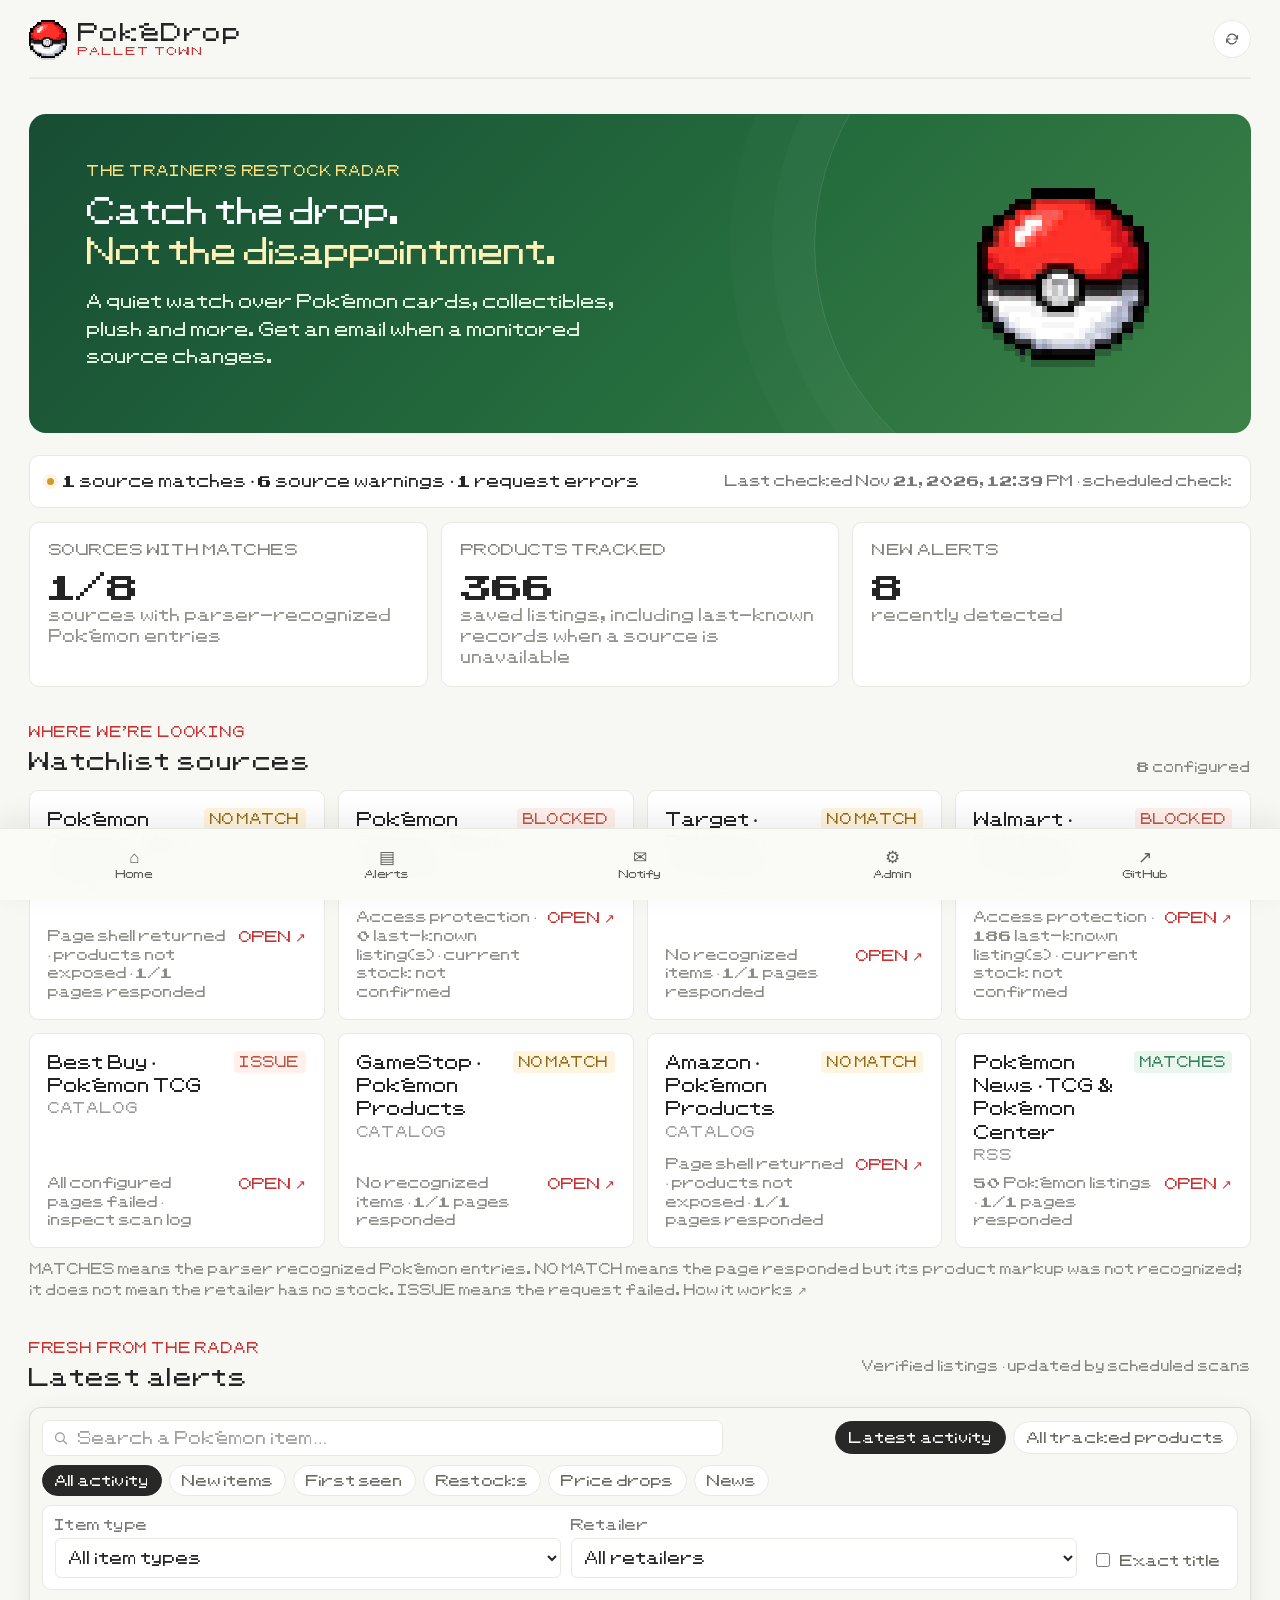
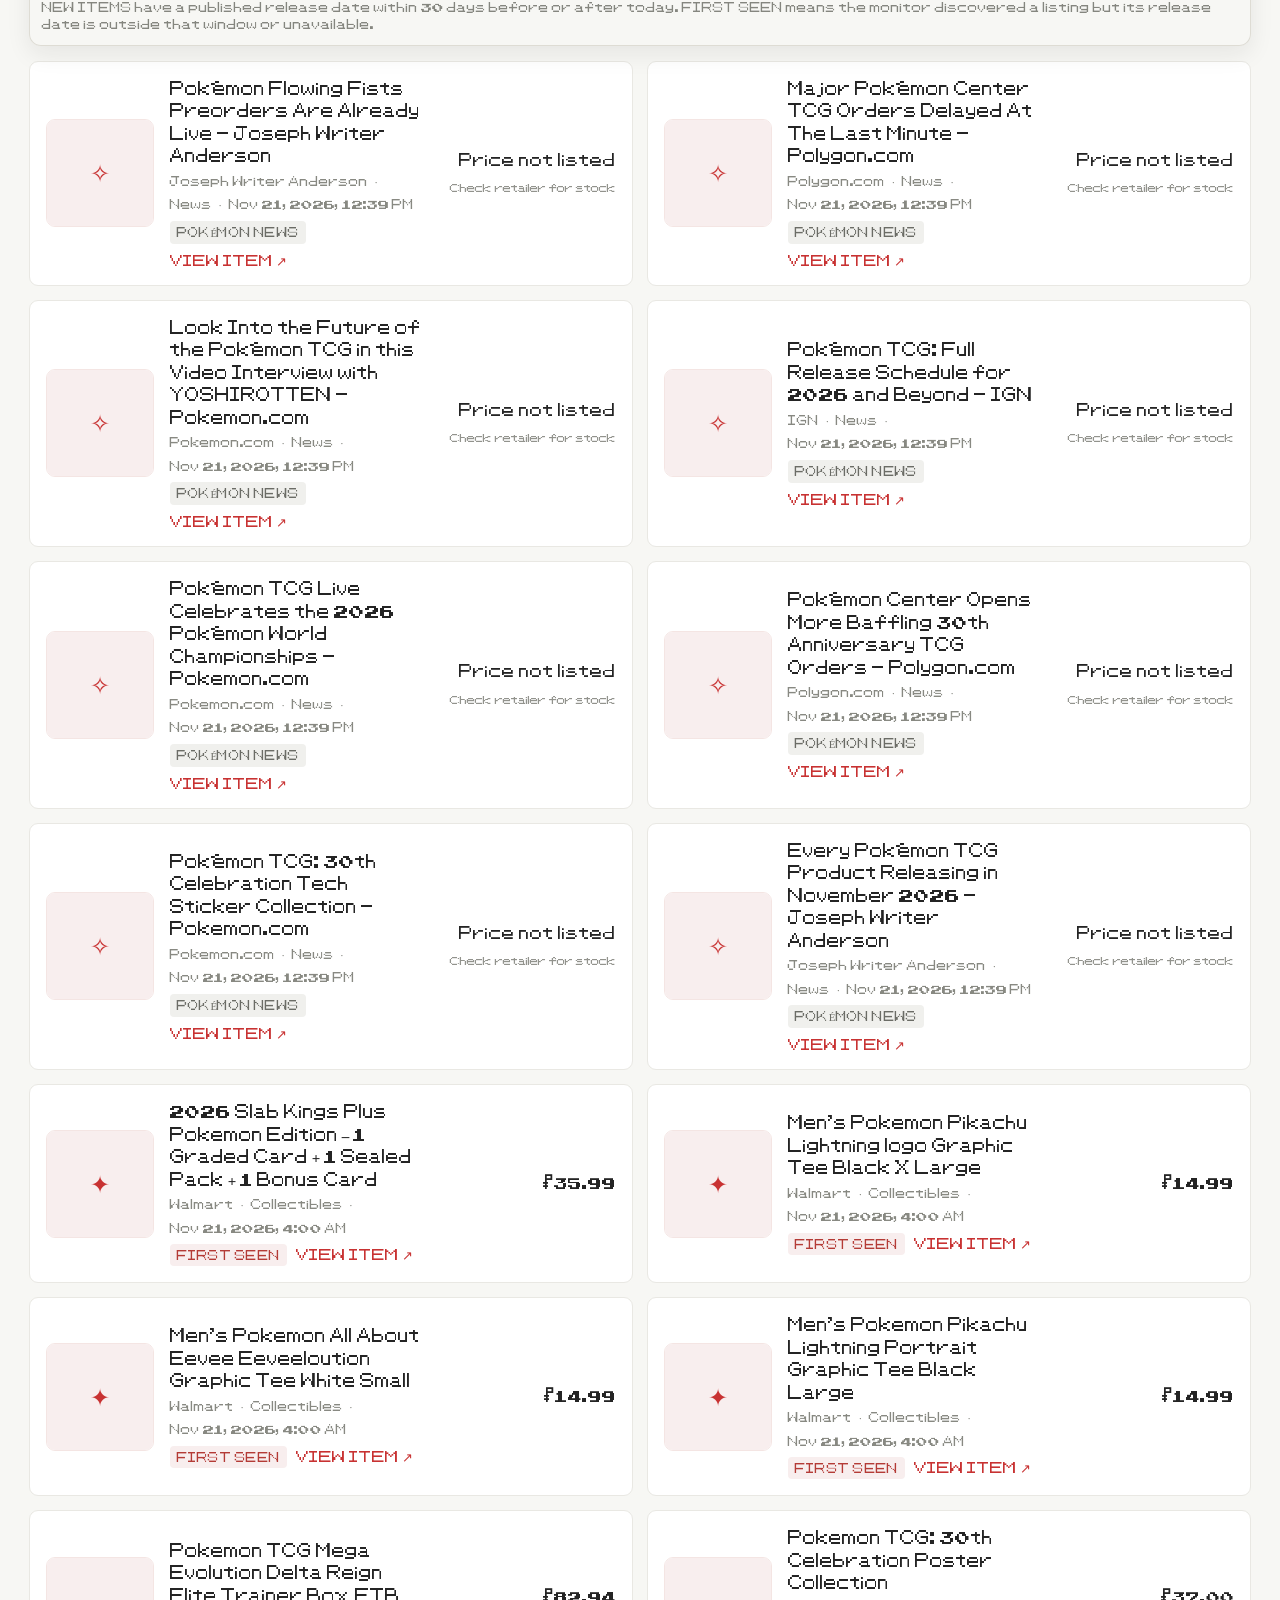
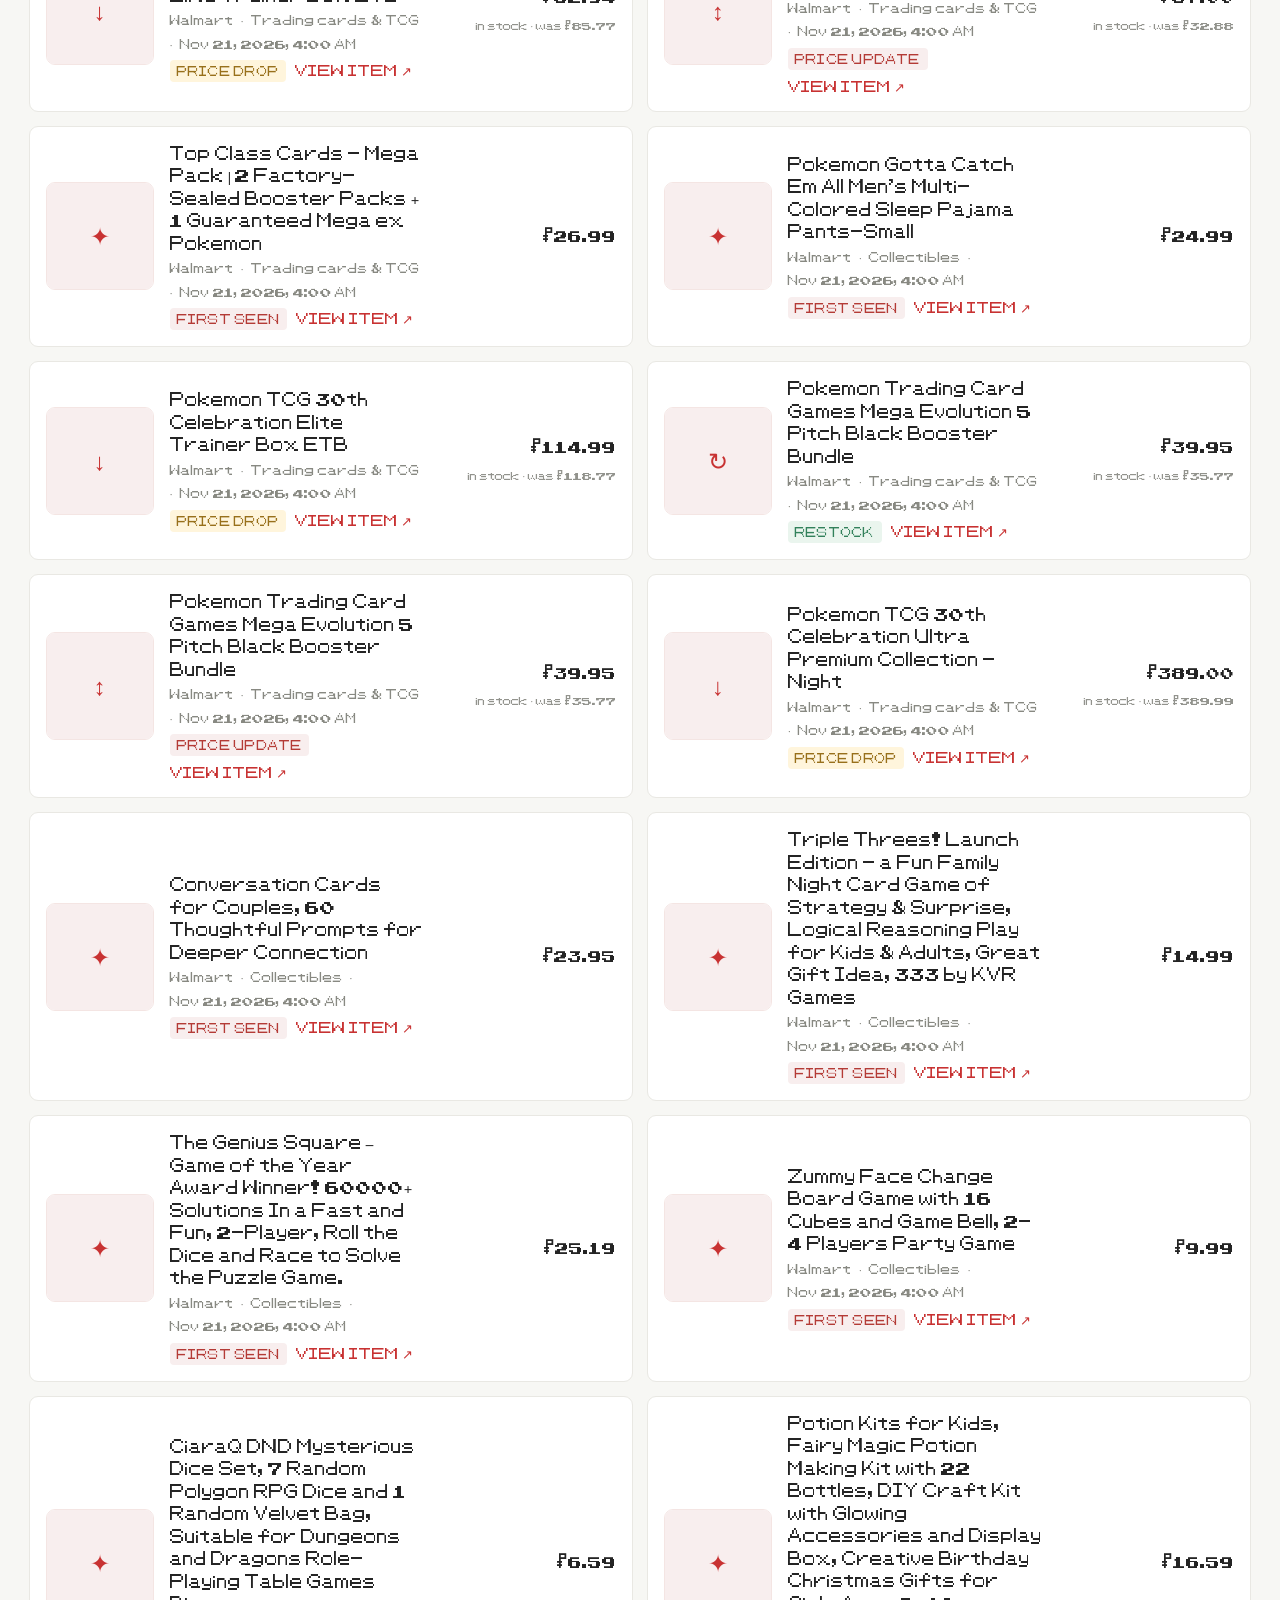
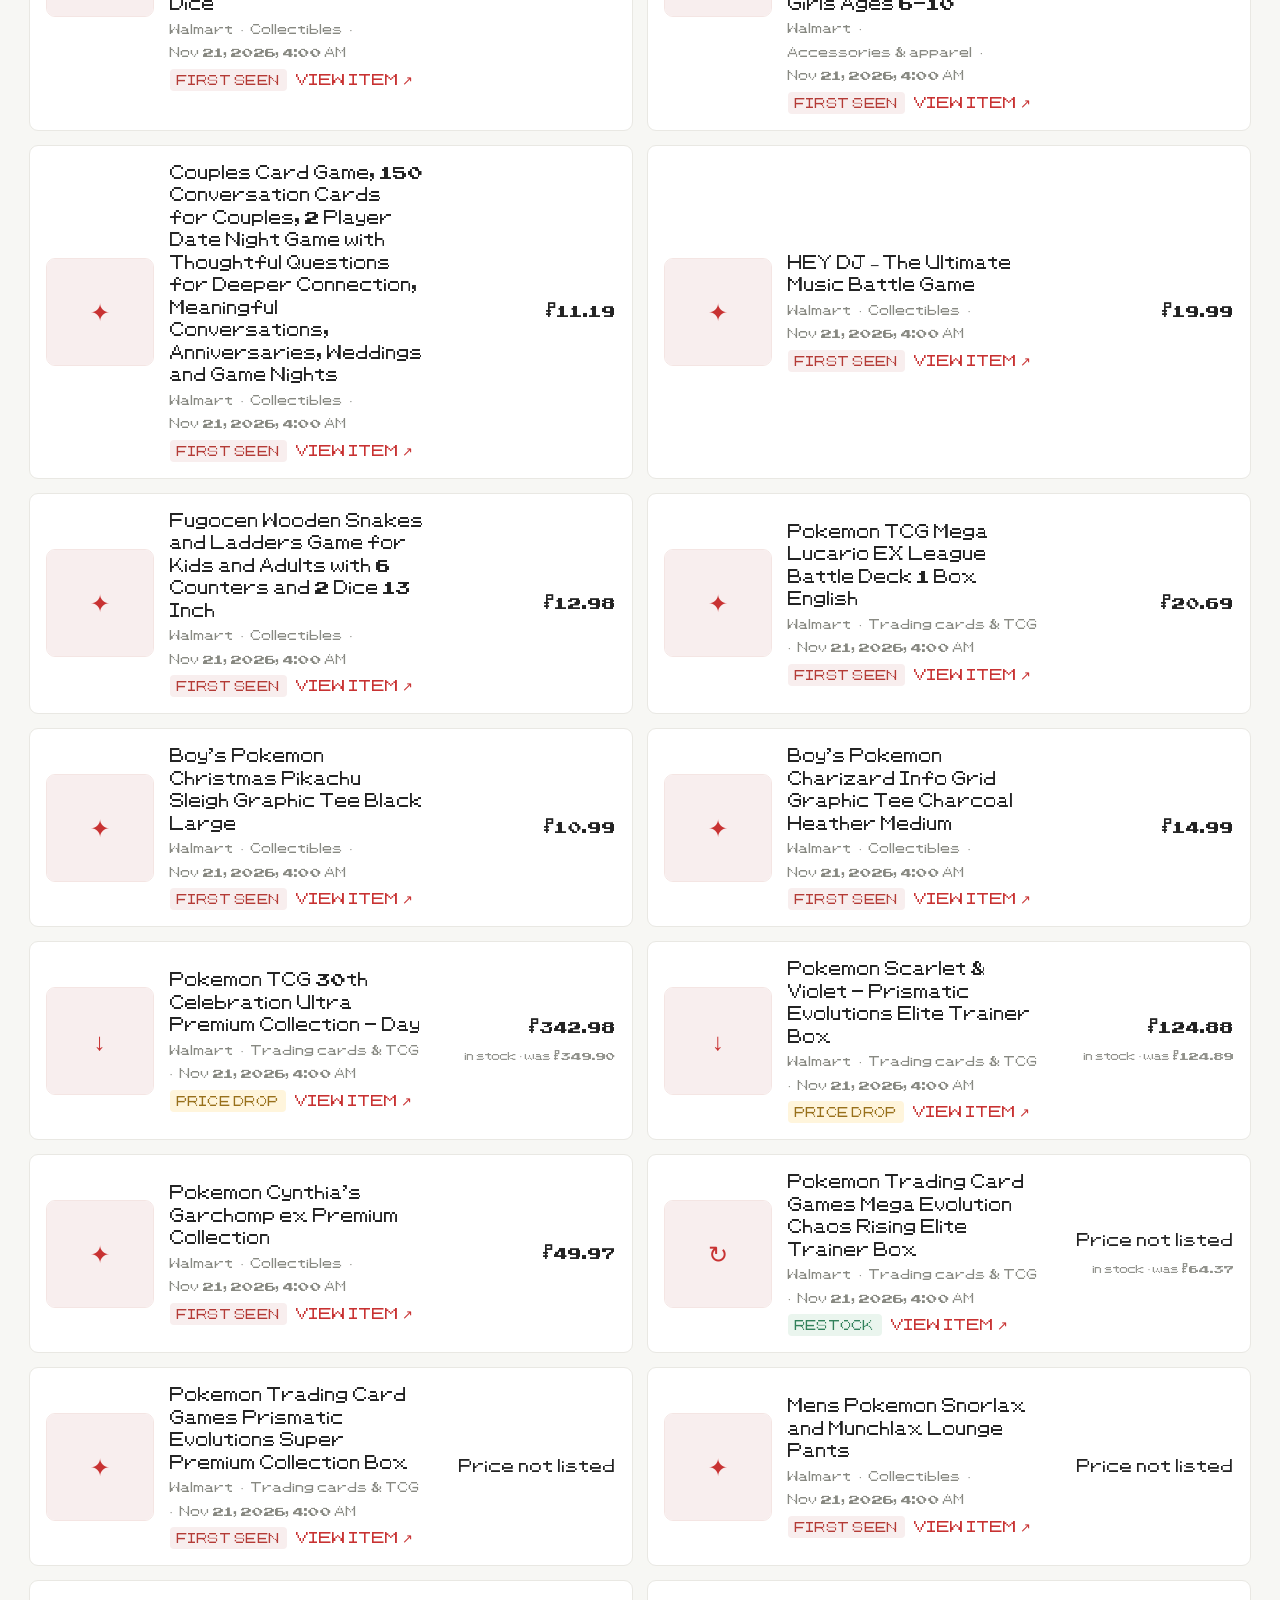
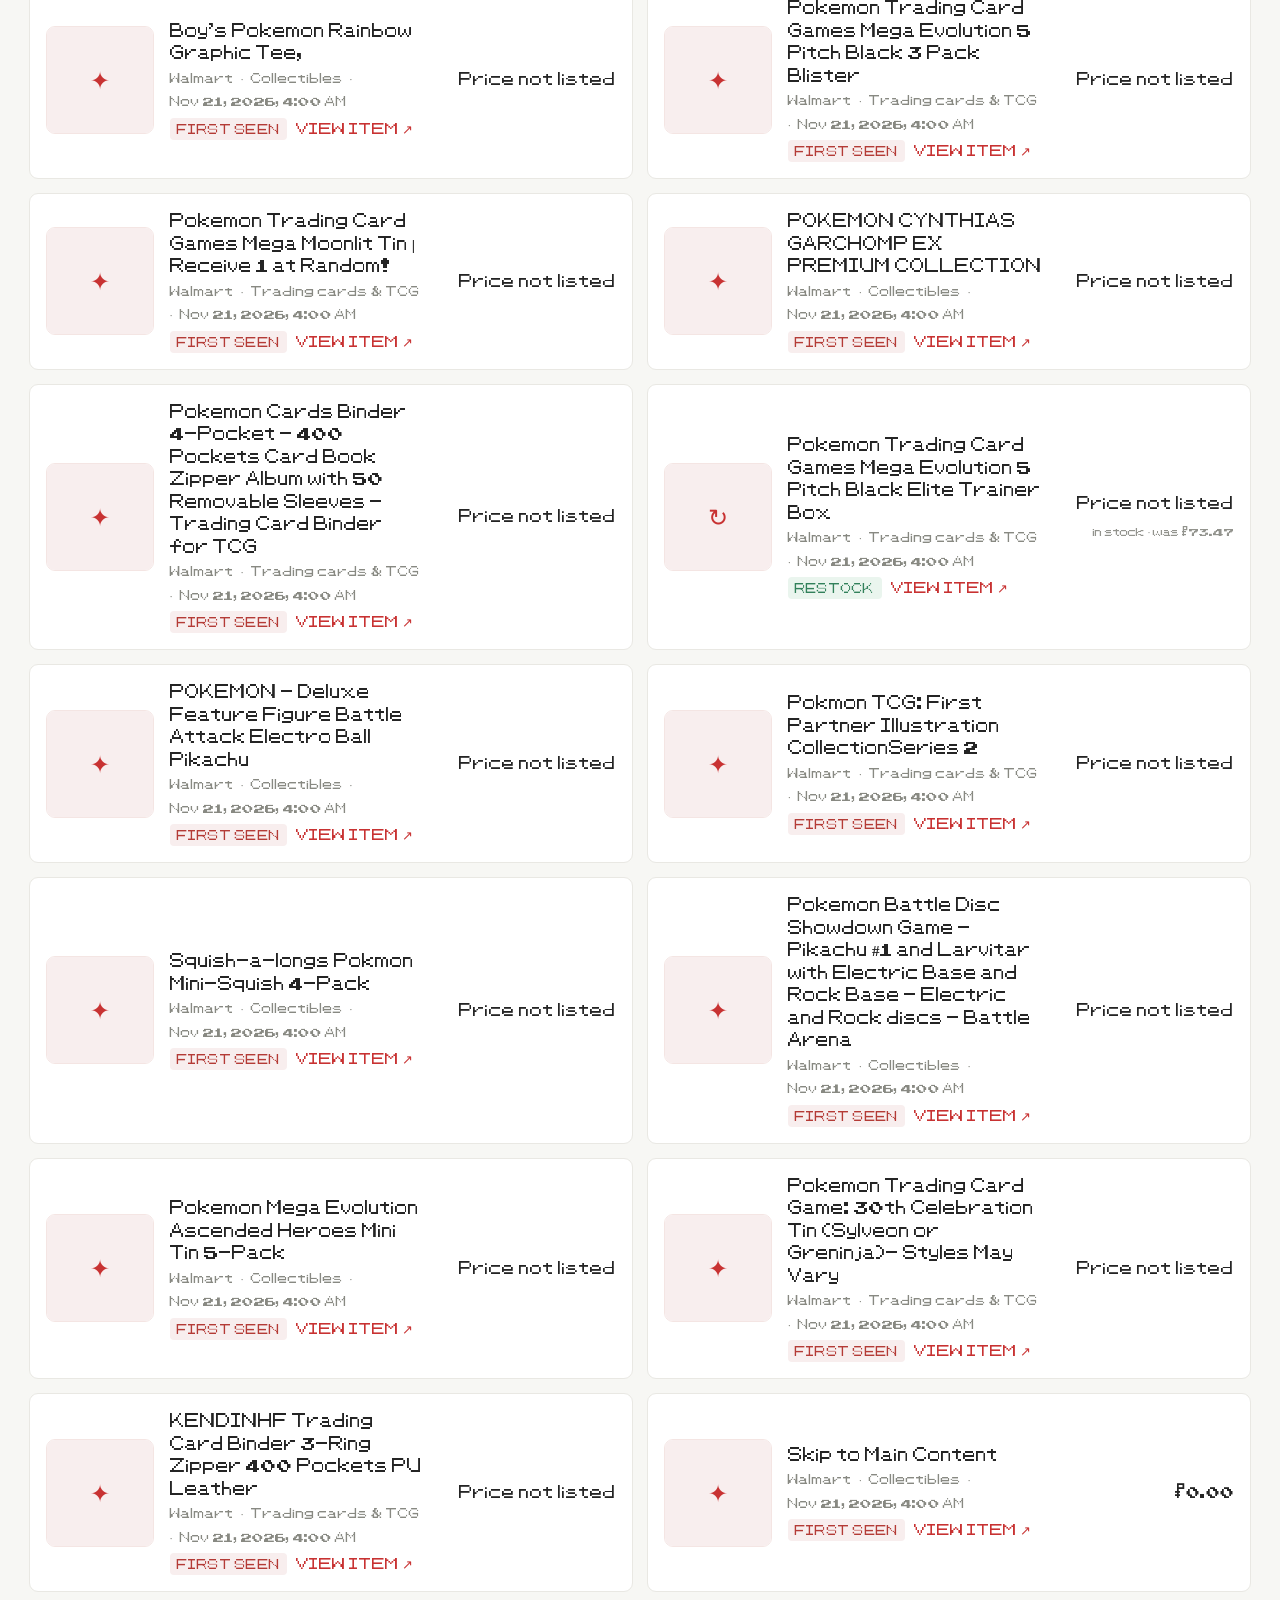
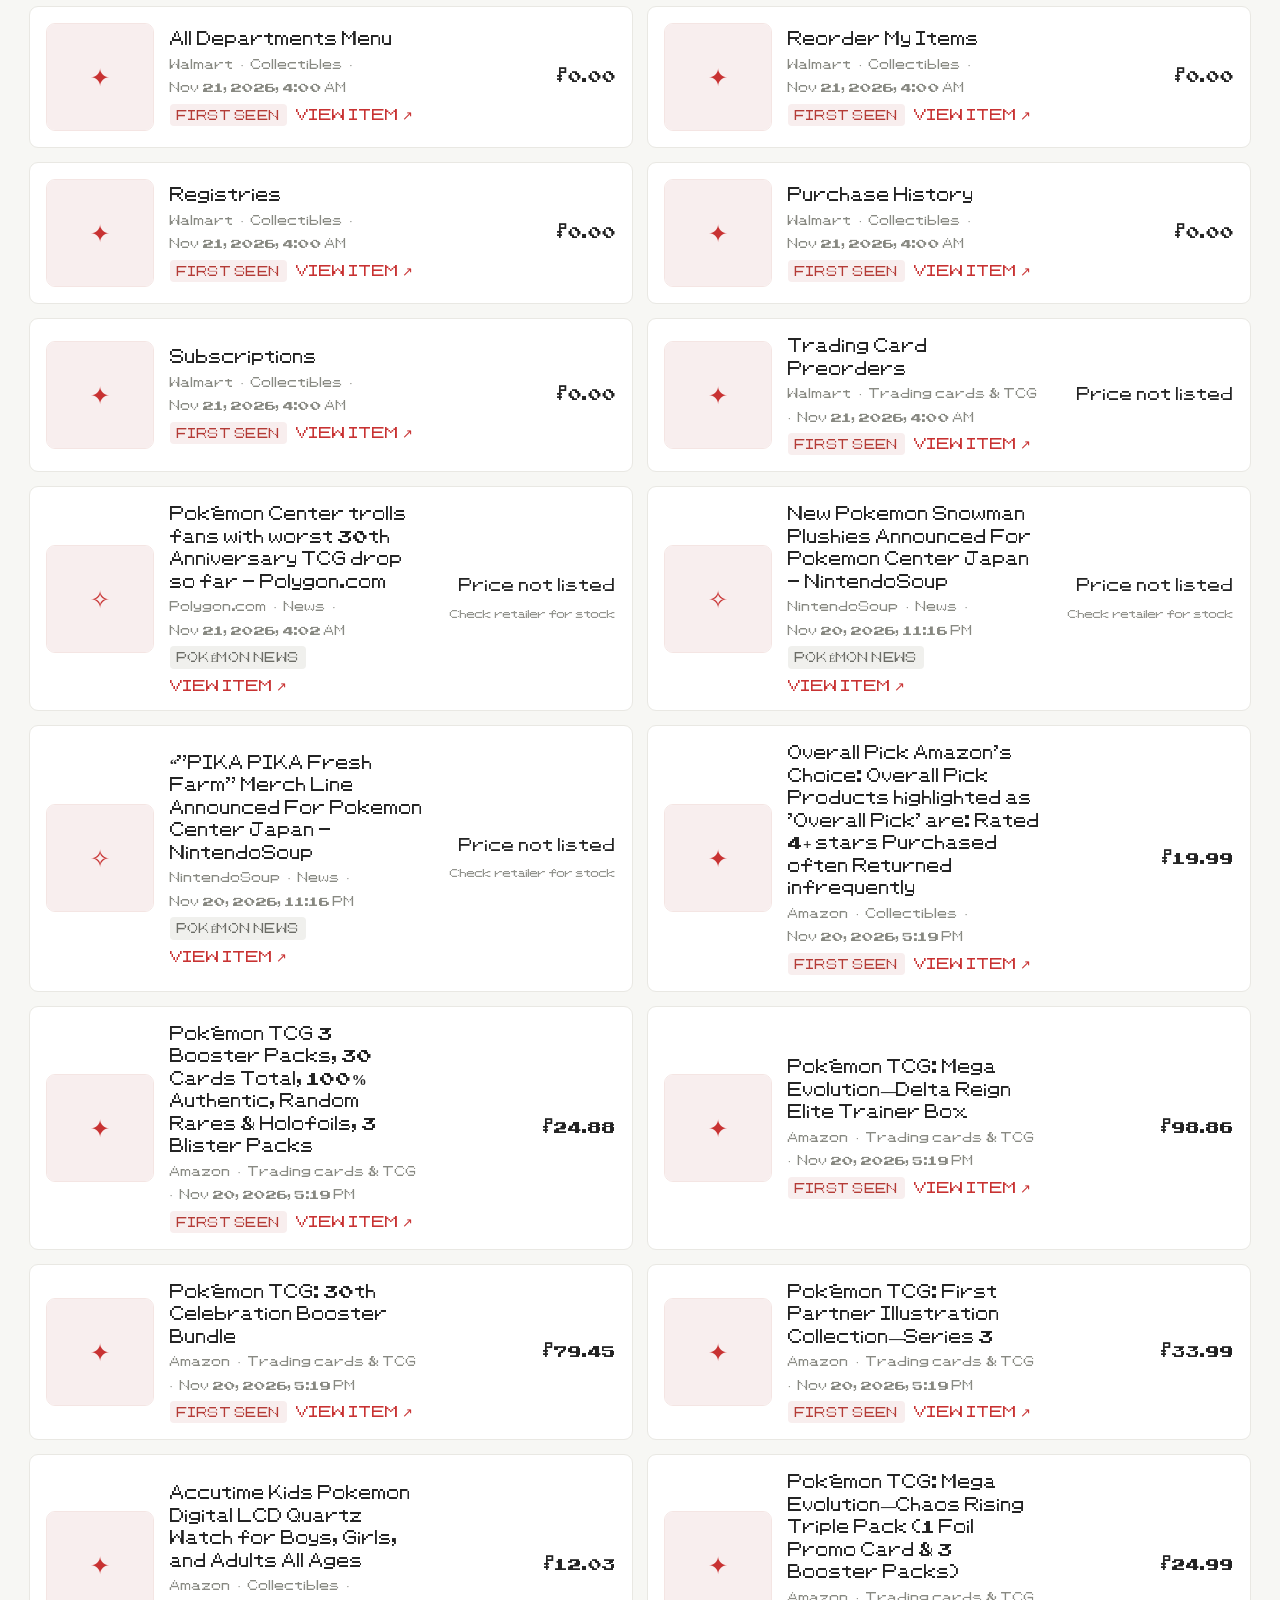
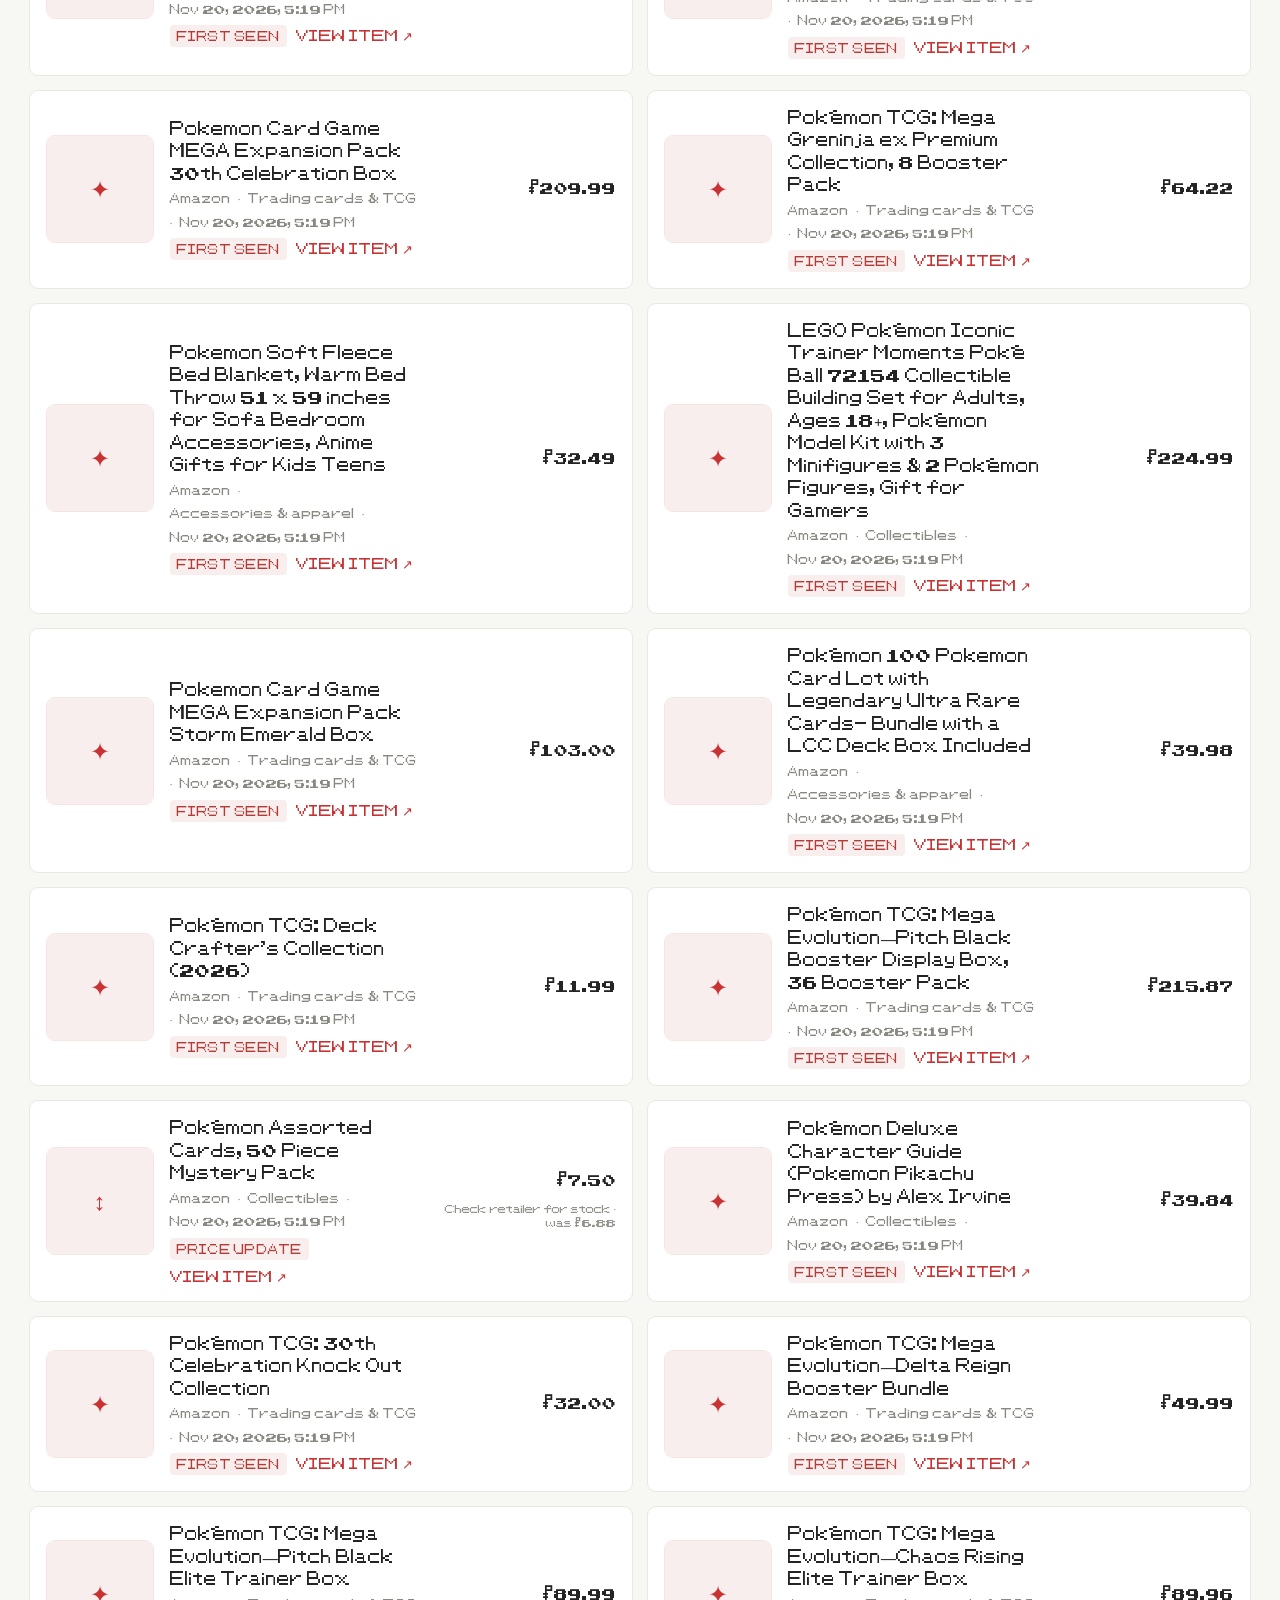
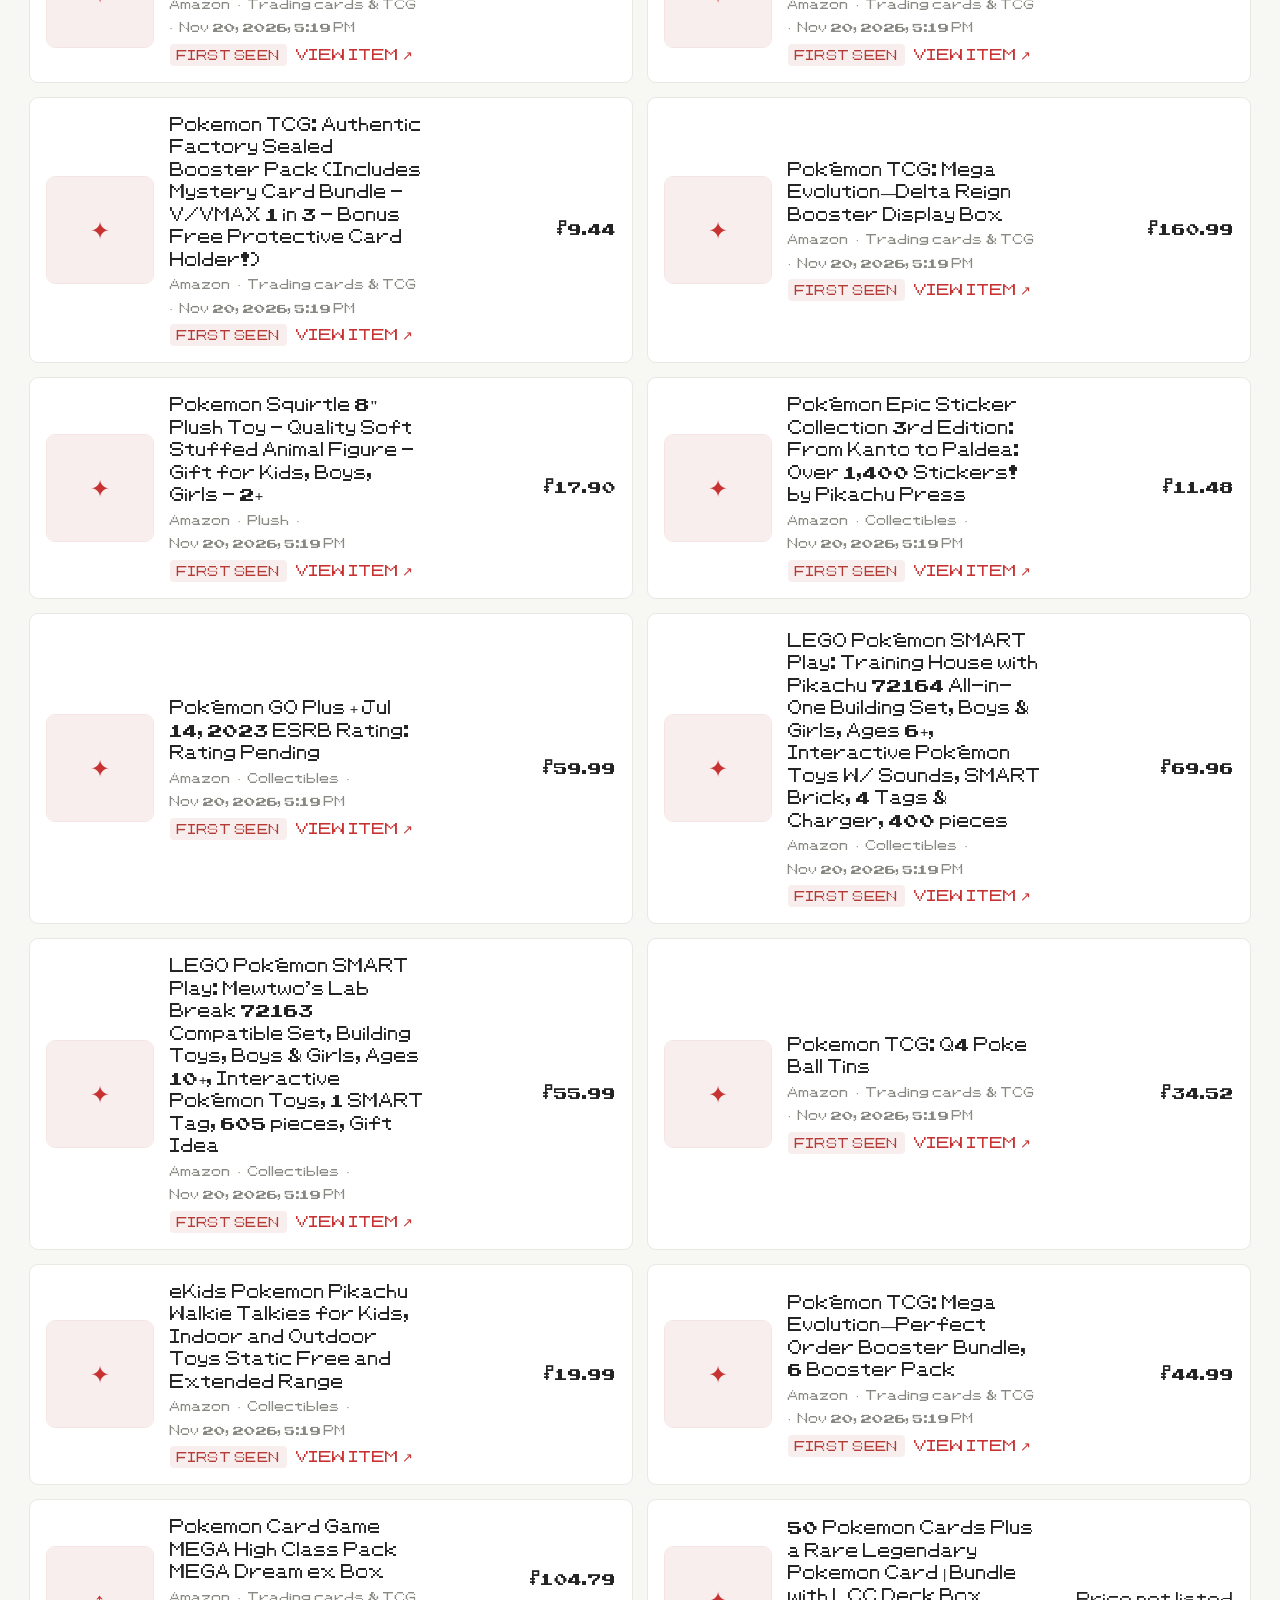
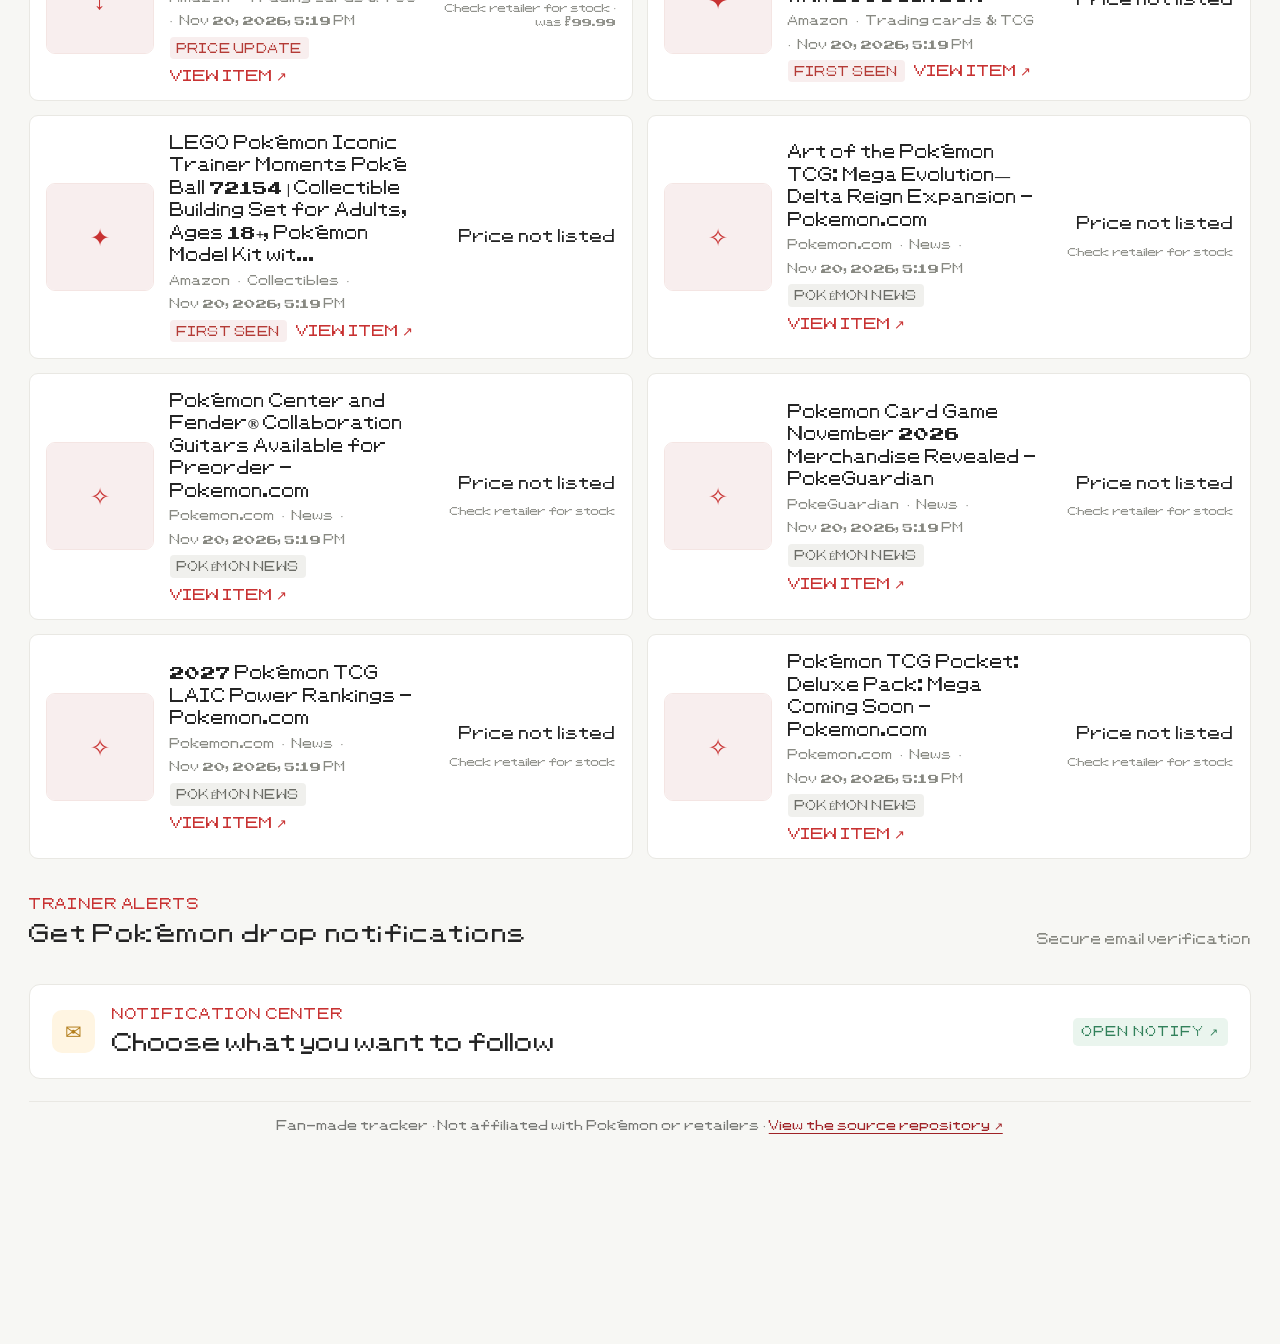
<file: docs/index.html>
<!doctype html>
<html lang="en">
<head>
  <meta charset="utf-8">
  <meta name="viewport" content="width=device-width, initial-scale=1, viewport-fit=cover">
  <meta name="theme-color" content="#c83232">
  <meta name="description" content="A simple Pokémon product drop and restock tracker.">
  <title>PokéDrop Watch</title>
  <link rel="icon" href="./pokeball.svg" type="image/svg+xml">
  <link rel="manifest" href="./manifest.webmanifest">
  <link rel="stylesheet" href="./styles.css">
  <link rel="stylesheet" href="./theme-overrides.css">
</head>
<body class="page-home">
  <div class="site-shell public-shell" id="top">
    <header class="topbar" id="pageTop">
      <a class="brand" href="./#top" aria-label="PokéDrop Watch home">
        <img class="page-ball" src="./assets/icons/pokeball-8bit.png" alt="">
        <span><strong>PokéDrop</strong><small id="pageLocation">PALLET TOWN</small></span>
      </a>
      <div class="topbar-right">
        <button id="refreshButton" class="icon-button" type="button" aria-label="Refresh status" title="Refresh status">
          <svg viewBox="0 0 24 24" aria-hidden="true"><path d="M20 7v5h-5M4 17v-5h5M5.6 9a7 7 0 0 1 11.8-2L20 12M4 12l2.6 5a7 7 0 0 0 11.8-2"/></svg>
        </button>
      </div>
    </header>

    <main>
      <section class="hero">
        <div class="hero-copy">
          <p class="eyebrow">THE TRAINER'S RESTOCK RADAR</p>
          <h1>Catch the drop.<br><span>Not the disappointment.</span></h1>
          <p class="hero-sub">A quiet watch over Pokémon cards, collectibles, plush and more. Get an email when a monitored source changes.</p>
        </div>
        <div class="hero-emblem" aria-hidden="true"><img class="hero-pixel-ball" src="./assets/icons/pokeball-8bit.png" alt=""></div>
      </section>

      <section class="status-strip" aria-label="Monitor status">
        <div class="status-title"><span class="status-led" id="overallLed"></span><span id="overallStatus">Waiting for first scan</span></div>
        <div class="last-check" id="lastChecked">The first scan runs after setup.</div>
      </section>

      <section class="metrics" aria-label="Monitor summary">
        <article class="metric-card"><span class="metric-label">SOURCES WITH MATCHES</span><strong id="onlineCount">—</strong><span class="metric-caption">sources with parser-recognized Pokémon entries</span></article>
        <article class="metric-card"><span class="metric-label">PRODUCTS TRACKED</span><strong id="listingCount">—</strong><span class="metric-caption">saved listings, including last-known records when a source is unavailable</span></article>
        <article class="metric-card"><span class="metric-label">NEW ALERTS</span><strong id="alertCount">0</strong><span class="metric-caption">recently detected</span></article>
      </section>

      <section class="section-block">
        <div class="section-heading">
          <div><p class="eyebrow">WHERE WE'RE LOOKING</p><h2>Watchlist sources</h2></div>
          <span class="section-note" id="sourceCount">8 configured</span>
        </div>
        <div id="sourceGrid" class="source-grid">
          <div class="empty-state">Source status will appear after the first scan.</div>
        </div>
        <p class="fine-print">MATCHES means the parser recognized Pokémon entries. NO MATCH means the page responded but its product markup was not recognized; it does not mean the retailer has no stock. ISSUE means the request failed. <a href="./SOURCE_HEALTH.html">How it works ↗</a></p>
      </section>


      <section class="section-block alerts-section" id="alerts">
        <div class="section-heading alerts-heading">
          <div><p class="eyebrow">FRESH FROM THE RADAR</p><h2 id="feedHeading">Latest alerts</h2></div>
          <span class="section-note">Verified listings · updated by scheduled scans</span>
        </div>
        <div class="feed-sticky-controls" aria-label="Search and filter Pokémon listings">
          <label class="search-wrap"><span class="sr-only">Search Pokémon items</span><svg viewBox="0 0 24 24" aria-hidden="true"><circle cx="10.8" cy="10.8" r="6.8"/><path d="m16 16 5 5"/></svg><input id="alertSearch" type="search" placeholder="Search a Pokémon item…" autocomplete="off"></label>
          <div class="view-switch" role="group" aria-label="Choose feed view">
            <button id="alertsViewButton" class="view-switch-button active" type="button">Latest activity</button>
            <button id="productsViewButton" class="view-switch-button" type="button">All tracked products</button>
          </div>
          <div id="alertTypeFilters" class="filter-row" role="group" aria-label="Filter alert type">
            <button class="filter-chip active" data-filter="all" type="button">All activity</button>
            <button class="filter-chip" data-filter="first_seen" type="button" title="Items first discovered by the monitor; release dates are not verified.">New items</button>
            <button class="filter-chip" data-filter="restock" type="button">Restocks</button>
            <button class="filter-chip" data-filter="price_drop" type="button">Price drops</button>
            <button class="filter-chip" data-filter="news" type="button">News</button>
          </div>
          <div class="product-filter-row" aria-label="Filter products">
            <label>Item type
              <select id="categoryFilter">
                <option value="all">All item types</option>
                <option value="tcg">Trading cards &amp; TCG</option>
                <option value="plush">Plush</option>
                <option value="collectibles">Collectibles &amp; figures</option>
                <option value="games">Video games</option>
                <option value="accessories">Accessories &amp; apparel</option>
                <option value="news">News</option>
              </select>
            </label>
            <label>Retailer
              <select id="retailerFilter"><option value="all">All retailers</option></select>
            </label>
            <label class="exact-match-control"><input id="exactMatch" type="checkbox"> Exact title</label>
          </div>
          <p id="feedExplanation" class="feed-explanation">New items have a published release date within 30 days. First seen means the monitor discovered a listing but its release date is outside that window or unavailable.</p>
        </div>
        <div id="alertList" class="alert-list"><div class="empty-state large-empty"><span class="empty-ball">◉</span><strong>No alerts yet</strong><span>After the next scan, verified stock and price changes will appear here.</span></div></div>
      </section>

      <section class="section-block subscription-section" id="subscriptions">
        <div class="section-heading">
          <div><p class="eyebrow">TRAINER ALERTS</p><h2>Get Pokémon drop notifications</h2></div>
          <span class="section-note">Secure email verification</span>
        </div>
        <div class="setup-panel notify-launch-panel">
          <div class="setup-icon" aria-hidden="true">✉</div>
          <div class="setup-copy">
            <p class="eyebrow">NOTIFICATION CENTER</p>
            <h2>Choose what you want to follow</h2>
          </div>
          <a class="setup-badge" href="./notify.html">OPEN NOTIFY ↗</a>
        </div>
      </section>

      <footer class="public-footer-note">
        Fan-made tracker · Not affiliated with Pokémon or retailers ·
        <a href="https://github.com/n0nam3-bot/PokeDropWatch" target="_blank" rel="noopener noreferrer">View the source repository ↗</a>
      </footer>
    </main>
  </div>
  <nav class="bottom-bar" aria-label="Quick navigation">
    <div class="bottom-bar-inner">
      <a href="#top"><span aria-hidden="true">⌂</span><small>Home</small></a>
      <a href="#alerts"><span aria-hidden="true">▤</span><small>Alerts</small></a>
      <a href="./notify.html"><span aria-hidden="true">✉</span><small>Notify</small></a>
      <a href="./admin.html"><span aria-hidden="true">⚙</span><small>Admin</small></a>
      <a href="https://github.com/n0nam3-bot/PokeDropWatch" target="_blank" rel="noopener noreferrer"><span aria-hidden="true">↗</span><small>GitHub</small></a>
    </div>
  </nav>
  <div id="toast" class="toast" role="status" aria-live="polite"></div>
  <script src="./app.js" defer></script>
  <script src="./news.js" defer></script>
  <script src="./page-enhancements.js" defer></script>
</body>
</html>
</file>
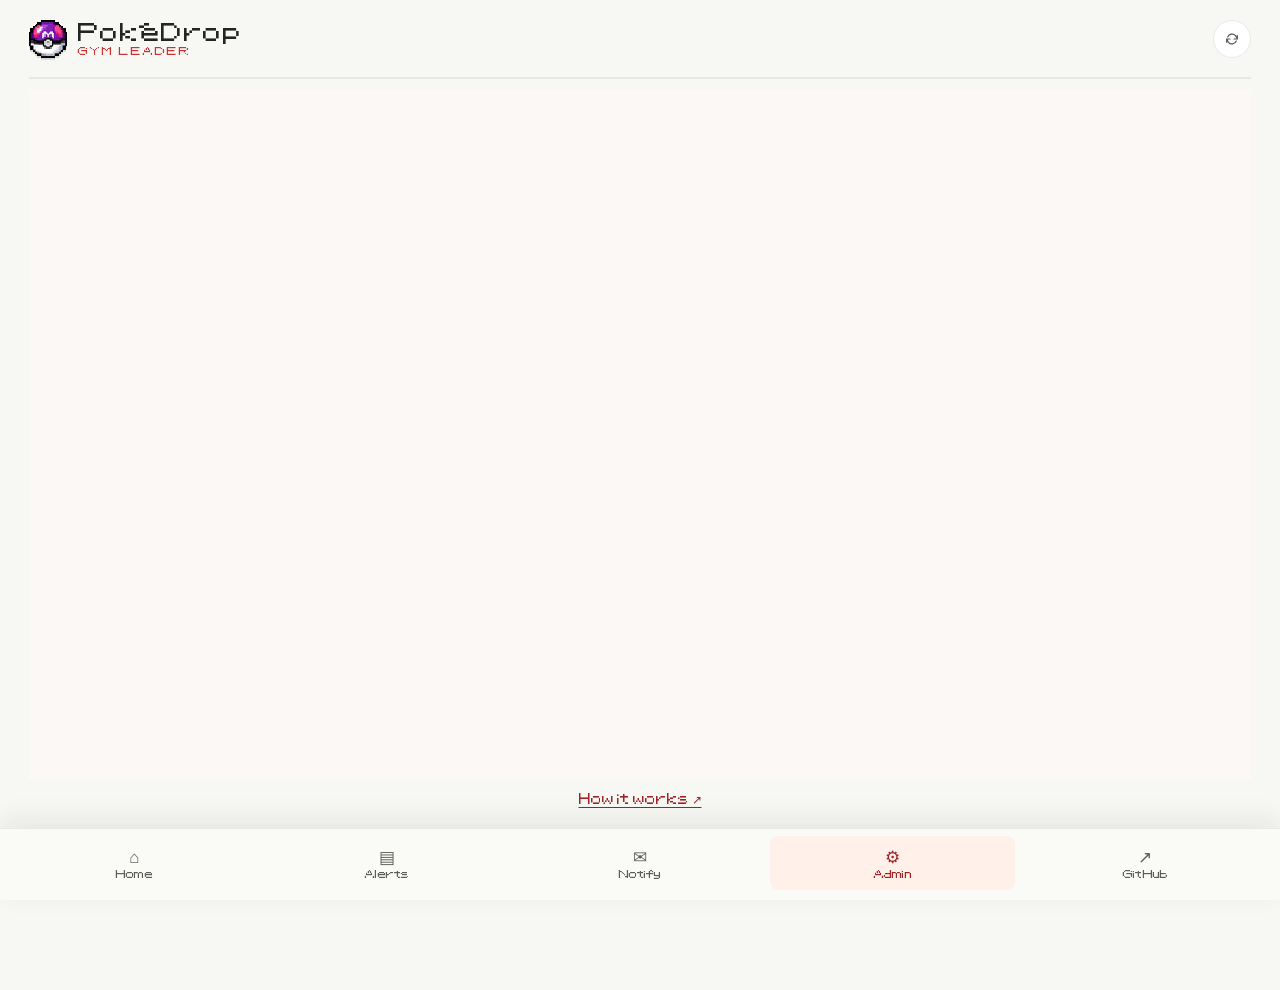
<file: docs/admin.html>
<!doctype html>
<html lang="en">
<head>
  <meta charset="utf-8">
  <meta name="viewport" content="width=device-width, initial-scale=1, viewport-fit=cover">
  <meta name="theme-color" content="#c83232">
  <meta name="description" content="Private PokéDrop Watch subscriber administration.">
  <title>Admin · PokéDrop Watch</title>
  <link rel="icon" href="./pokeball.svg" type="image/svg+xml">
  <link rel="stylesheet" href="./styles.css">
  <link rel="stylesheet" href="./theme-overrides.css">
  <style>
    .admin-embed-shell { max-width:1320px; padding:0 24px; }
    .admin-embed-topbar { position:sticky; top:0; z-index:300; background:rgba(247,247,244,.97); backdrop-filter:blur(12px); -webkit-backdrop-filter:blur(12px); box-shadow:0 1px 0 rgba(30,30,25,.07); }
    .admin-embed-main { max-width:1280px; margin:0 auto; padding:0 0 10px; }
    #adminPortalFrame { display:block; width:100%; height:calc(100vh - var(--topbar-height) - var(--bottom-bar-height) - 22px - env(safe-area-inset-bottom)); height:calc(100dvh - var(--topbar-height) - var(--bottom-bar-height) - 22px - env(safe-area-inset-bottom)); min-height:560px; border:0; background:#fbf8f5; }
    .portal-fallback { display:flex; justify-content:center; align-items:center; gap:8px; flex-wrap:wrap; padding:8px 0 12px; color:#85867f; font-size:10px; text-align:center; }
    .portal-fallback a { color:var(--red-dark); font-weight:800; text-decoration:underline; text-underline-offset:3px; }
    .bottom-bar a[aria-current="page"] { background:#fff2ee; color:var(--red-dark); }
    @media(max-width:700px) { .admin-embed-shell { padding:0 12px; } #adminPortalFrame { min-height:620px; } }
  </style>
</head>
<body class="page-admin">
  <div class="site-shell admin-embed-shell" id="top">
    <header class="topbar admin-embed-topbar" id="pageTop">
      <a class="brand" href="./#top" aria-label="PokéDrop Watch home">
        <img class="page-ball" src="./assets/icons/masterball-8bit.png" alt="">
        <span><strong>PokéDrop</strong><small>GYM LEADER</small></span>
      </a>
      <div class="topbar-right">
        <button id="refreshAdminButton" class="icon-button" type="button" aria-label="Refresh admin portal" title="Refresh admin portal">
          <svg viewBox="0 0 24 24" aria-hidden="true"><path d="M20 7v5h-5M4 17v-5h5M5.6 9a7 7 0 0 1 11.8-2L20 12M4 12l2.6 5a7 7 0 0 0 11.8-2"/></svg>
        </button>
      </div>
    </header>
    <main class="admin-embed-main">
      <iframe id="adminPortalFrame" src="https://script.google.com/macros/s/AKfycbwGfc1E_t1nj-HG5Sf5V1Y-J_cwY_PmwLIUAfbPPBVtl7mbxOhCkz5Q6BNosWmEUmVm/exec?page=admin" title="PokéDrop Watch private administrator portal" loading="eager" referrerpolicy="strict-origin-when-cross-origin" allow="clipboard-read; clipboard-write"></iframe>
      <p class="portal-fallback">Having trouble with the embedded Google page? <a href="https://script.google.com/macros/s/AKfycbwGfc1E_t1nj-HG5Sf5V1Y-J_cwY_PmwLIUAfbPPBVtl7mbxOhCkz5Q6BNosWmEUmVm/exec?page=admin" target="_blank" rel="noopener noreferrer">Open Admin directly ↗</a></p>
    </main>
  </div>
  <nav class="bottom-bar" aria-label="Quick navigation">
    <div class="bottom-bar-inner">
      <a href="./#top"><span aria-hidden="true">⌂</span><small>Home</small></a>
      <a href="./#alerts"><span aria-hidden="true">▤</span><small>Alerts</small></a>
      <a href="./notify.html"><span aria-hidden="true">✉</span><small>Notify</small></a>
      <a href="./admin.html" aria-current="page"><span aria-hidden="true">⚙</span><small>Admin</small></a>
      <a href="https://github.com/n0nam3-bot/PokeDropWatch" target="_blank" rel="noopener noreferrer"><span aria-hidden="true">↗</span><small>GitHub</small></a>
    </div>
  </nav>
  <script>document.getElementById('refreshAdminButton').addEventListener('click', () => window.location.reload());</script>
  <script src="./page-enhancements.js" defer></script>
</body>
</html>
</file>
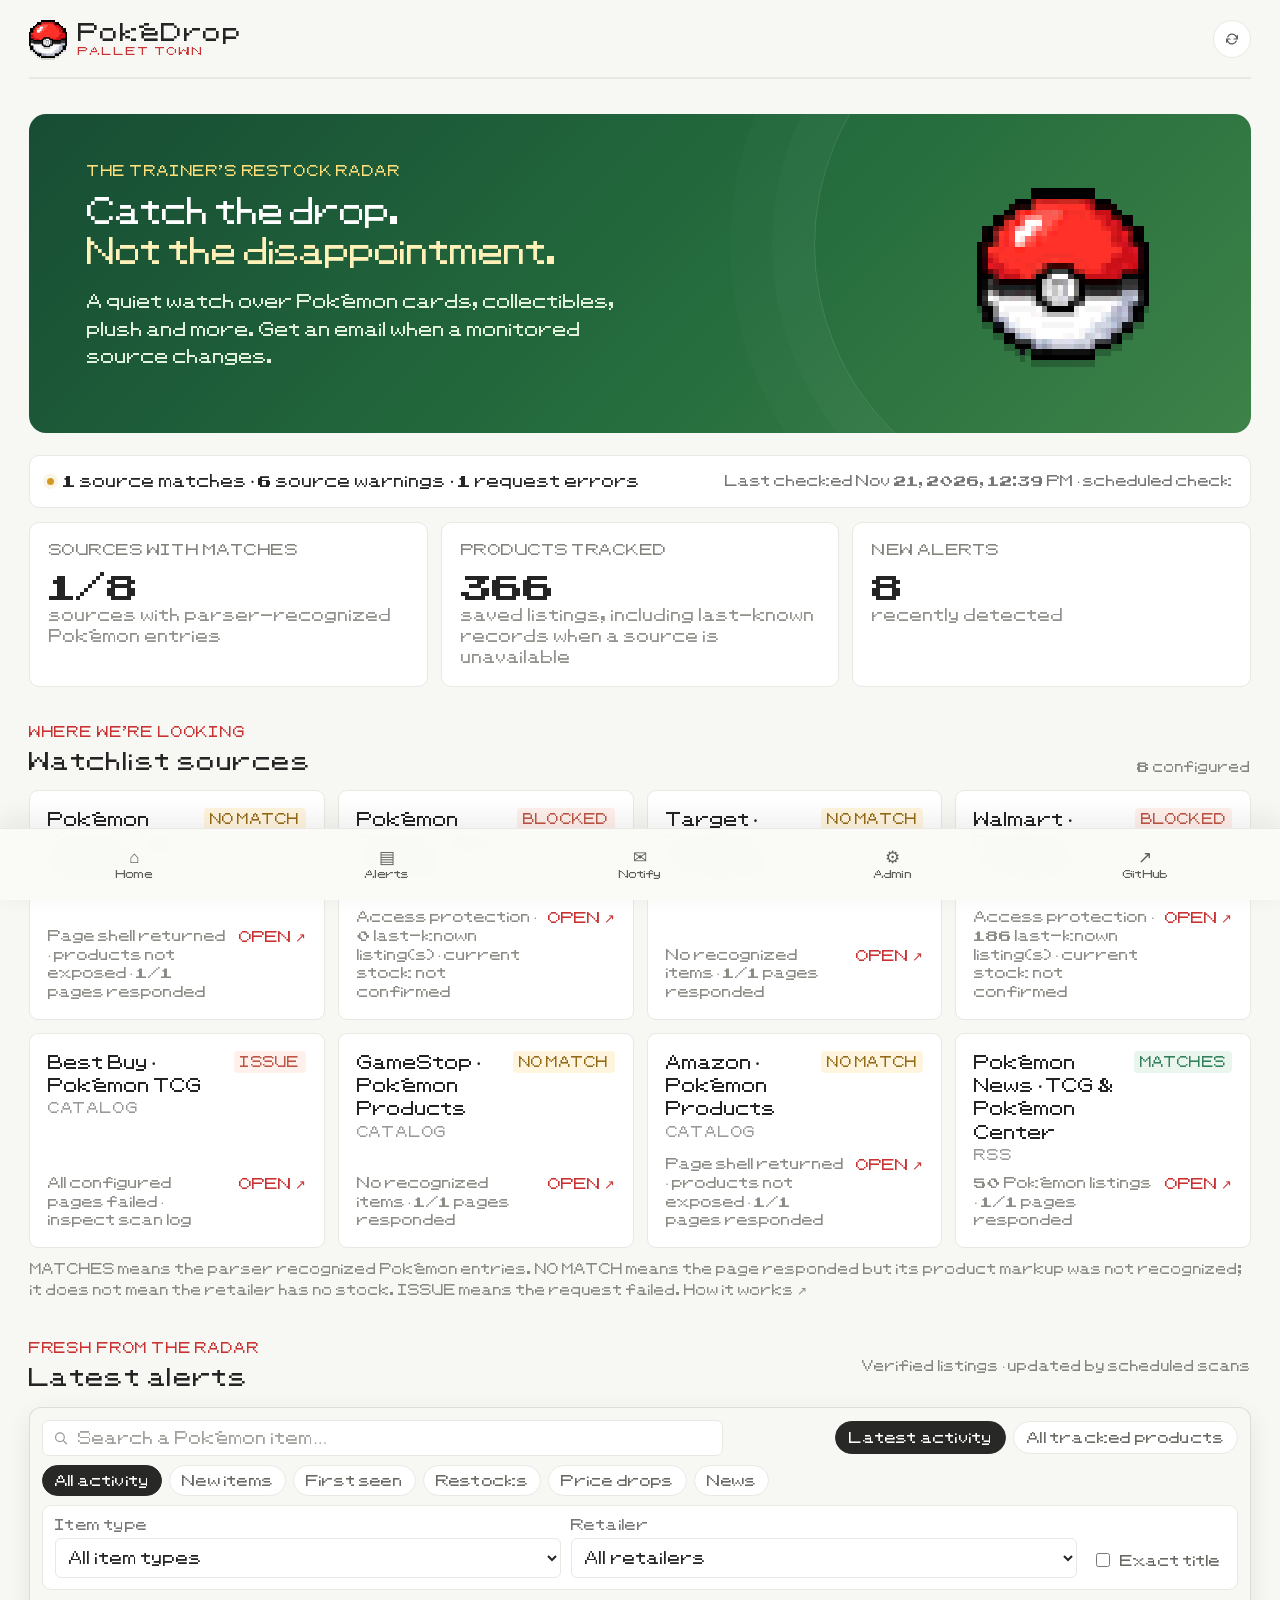
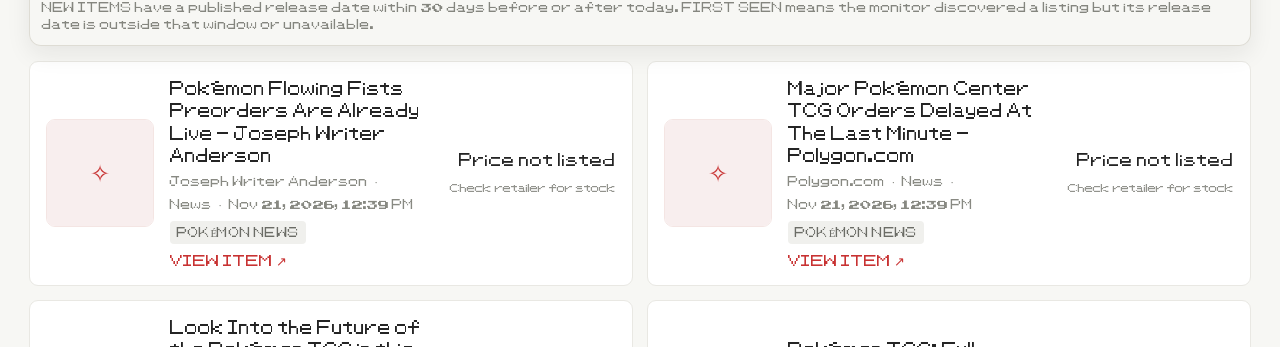
<file: docs/FIREBASE_SETUP.html>
<!doctype html><html lang="en"><head><meta charset="utf-8"><meta name="viewport" content="width=device-width,initial-scale=1"><meta name="robots" content="noindex,nofollow"><meta http-equiv="refresh" content="0;url=./"><title>PokéDrop Watch</title><link rel="canonical" href="https://n0nam3-bot.github.io/PokeDropWatch/"></head><body><p>Owner setup instructions are maintained in the repository's <code>owner-docs/SETUP.md</code> file. <a href="./">Return to PokéDrop Watch</a>.</p></body></html>
</file>
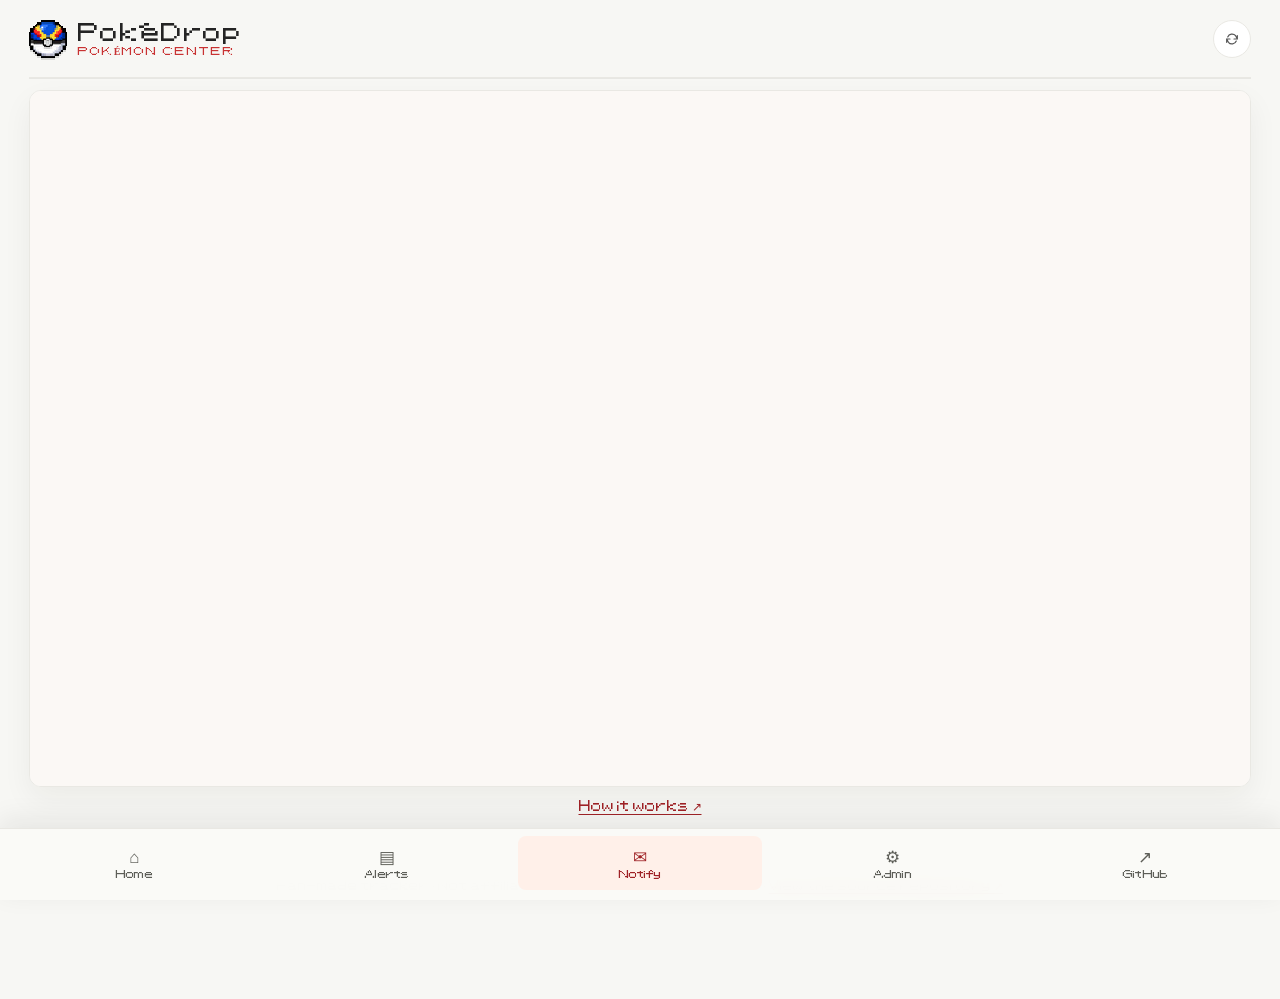
<file: docs/notify.html>
<!doctype html>
<html lang="en">
<head>
  <meta charset="utf-8">
  <meta name="viewport" content="width=device-width, initial-scale=1, viewport-fit=cover">
  <meta name="theme-color" content="#c83232">
  <meta name="description" content="Manage PokéDrop Watch email notifications and retailer preferences.">
  <title>Notify · PokéDrop Watch</title>
  <link rel="icon" href="./pokeball.svg" type="image/svg+xml">
  <link rel="stylesheet" href="./styles.css">
  <link rel="stylesheet" href="./theme-overrides.css">
  <style>
    .notify-shell { max-width:1320px; padding:0 24px; }
    .notify-topbar { position:sticky; top:0; z-index:300; background:rgba(247,247,244,.97); backdrop-filter:blur(12px); -webkit-backdrop-filter:blur(12px); box-shadow:0 1px 0 rgba(30,30,25,.07); }
    .notify-main { max-width:1280px; margin:0 auto; padding:18px 0 12px; }
    .notify-heading { margin:8px 0 14px; }
    .notify-heading .eyebrow { margin-bottom:6px; }
    .notify-heading h1 { font:700 clamp(25px,4vw,36px)/1.1 system-ui,sans-serif; letter-spacing:-1.1px; margin:0 0 8px; }
    .notify-heading p:last-child { margin:0; color:#85867f; font-size:11px; line-height:1.6; }
    .notify-frame-wrap { overflow:hidden; border:1px solid var(--line); border-radius:13px; background:#fbf8f5; box-shadow:var(--shadow); }
    #notifyPortalFrame { display:block; width:100%; height:940px; border:0; background:#fbf8f5; }
    .portal-fallback { display:flex; justify-content:center; align-items:center; gap:8px; flex-wrap:wrap; padding:10px 0 12px; color:#85867f; font-size:10px; text-align:center; }
    .portal-fallback a { color:var(--red-dark); font-weight:800; text-decoration:underline; text-underline-offset:3px; }
    .bottom-bar a[aria-current="page"] { background:#fff2ee; color:var(--red-dark); }
    @media(max-width:760px) { .notify-shell { padding:0 12px; } .notify-main { padding-top:12px; } #notifyPortalFrame { height:1280px; } }
    @media(max-width:420px) { #notifyPortalFrame { height:1380px; } }
  </style>
</head>
<body class="page-notify">
  <div class="site-shell notify-shell" id="top">
    <header class="topbar notify-topbar" id="pageTop">
      <a class="brand" href="./#top" aria-label="PokéDrop Watch home">
        <img class="page-ball" src="./assets/icons/ultraball-8bit.png" alt="">
        <span><strong>PokéDrop</strong><small>POKÉMON CENTER</small></span>
      </a>
      <div class="topbar-right">
        <button id="refreshNotifyButton" class="icon-button" type="button" aria-label="Refresh notification portal" title="Refresh notification portal">
          <svg viewBox="0 0 24 24" aria-hidden="true"><path d="M20 7v5h-5M4 17v-5h5M5.6 9a7 7 0 0 1 11.8-2L20 12M4 12l2.6 5a7 7 0 0 0 11.8-2"/></svg>
        </button>
      </div>
    </header>
    <main class="notify-main">
      <section class="notify-heading">
        <p class="eyebrow">TRAINER ALERTS</p>
        <h1>Notification center</h1>
        <p>Choose the Pokémon categories and retailers you want to follow. Verify your email with a one-time code; applications remain pending until approved by the administrator.</p>
      </section>
      <div class="notify-frame-wrap">
        <iframe id="notifyPortalFrame" src="https://script.google.com/macros/s/AKfycbwGfc1E_t1nj-HG5Sf5V1Y-J_cwY_PmwLIUAfbPPBVtl7mbxOhCkz5Q6BNosWmEUmVm/exec?page=subscribe" title="PokéDrop Watch email notification application" loading="eager" referrerpolicy="strict-origin-when-cross-origin"></iframe>
      </div>
      <p class="portal-fallback">If the Google form does not load here, <a href="https://script.google.com/macros/s/AKfycbwGfc1E_t1nj-HG5Sf5V1Y-J_cwY_PmwLIUAfbPPBVtl7mbxOhCkz5Q6BNosWmEUmVm/exec?page=subscribe" target="_blank" rel="noopener noreferrer">open Notify directly in a new tab ↗</a>.</p>
    </main>
  </div>
  <nav class="bottom-bar" aria-label="Quick navigation">
    <div class="bottom-bar-inner">
      <a href="./#top"><span aria-hidden="true">⌂</span><small>Home</small></a>
      <a href="./#alerts"><span aria-hidden="true">▤</span><small>Alerts</small></a>
      <a href="./notify.html" aria-current="page"><span aria-hidden="true">✉</span><small>Notify</small></a>
      <a href="./admin.html"><span aria-hidden="true">⚙</span><small>Admin</small></a>
      <a href="https://github.com/n0nam3-bot/PokeDropWatch" target="_blank" rel="noopener noreferrer"><span aria-hidden="true">↗</span><small>GitHub</small></a>
    </div>
  </nav>
  <script>document.getElementById('refreshNotifyButton').addEventListener('click', () => window.location.reload());</script>
  <script src="./page-enhancements.js" defer></script>
</body>
</html>
</file>
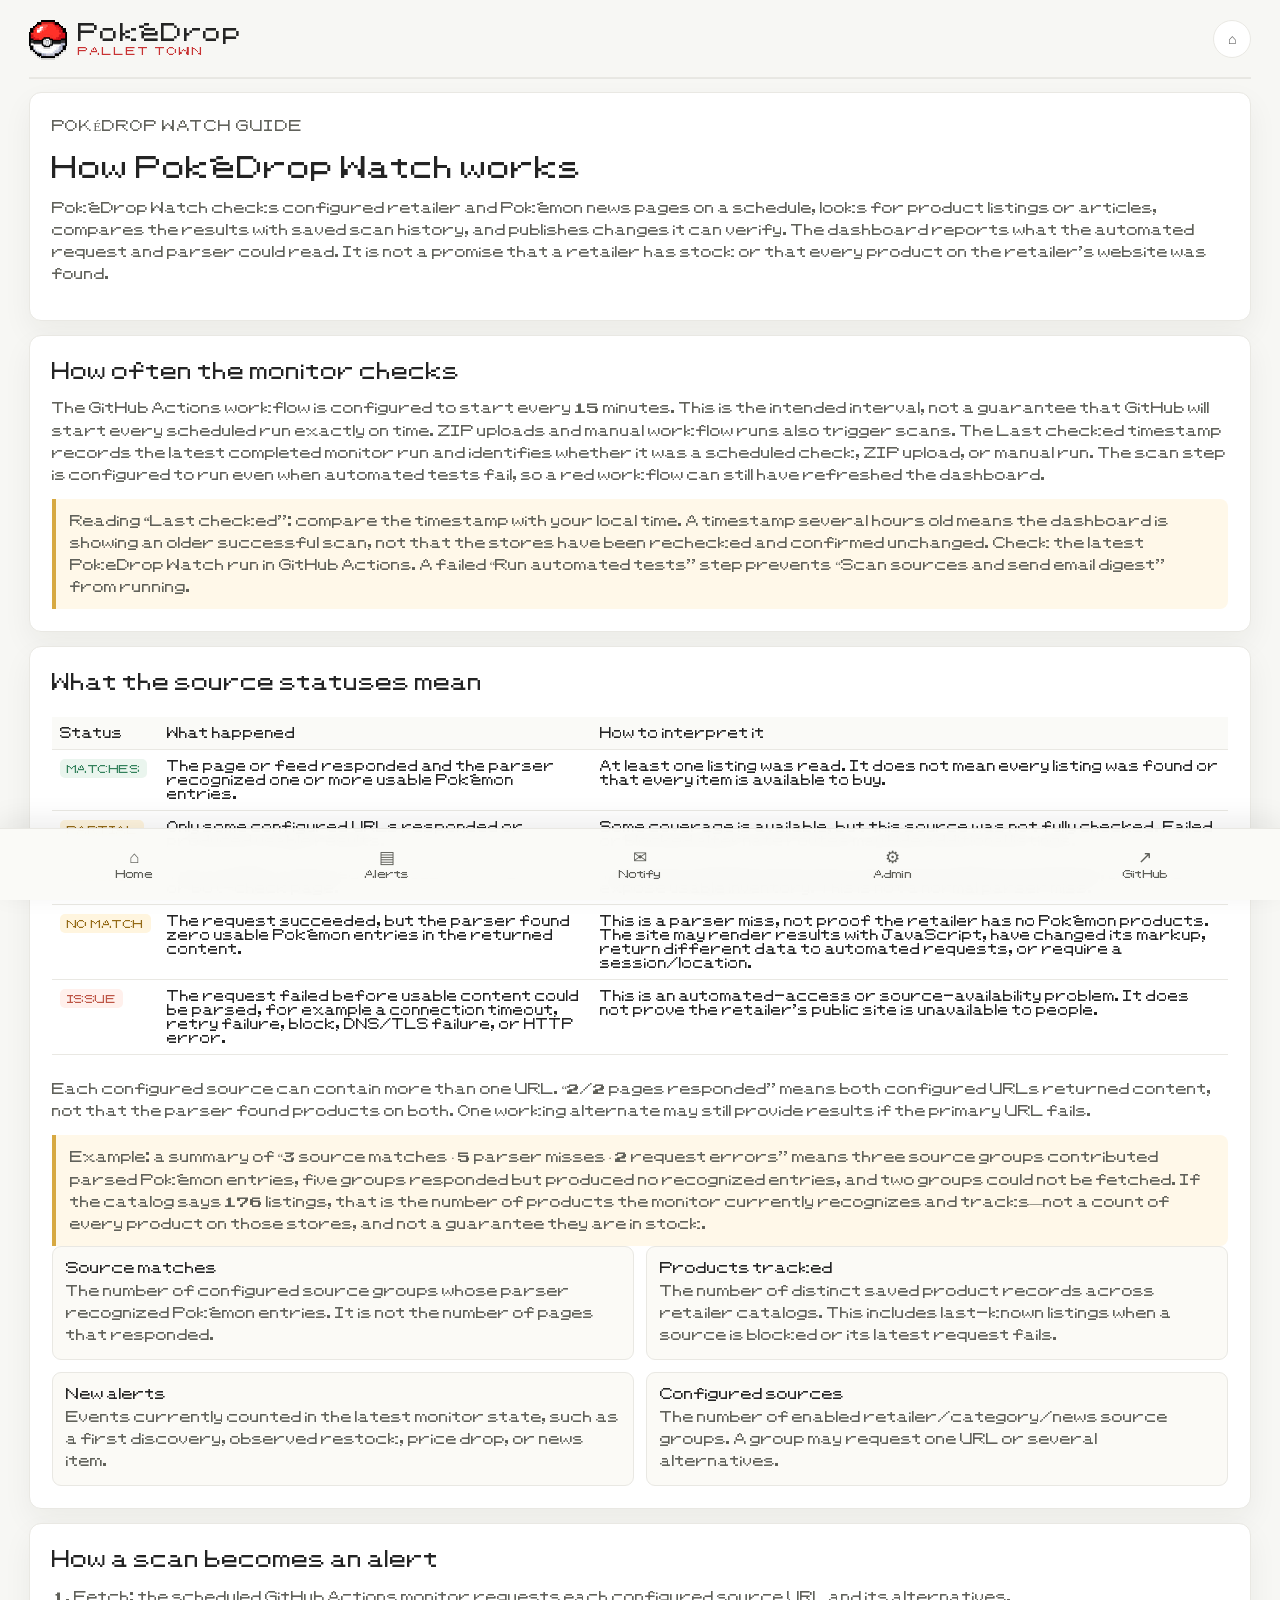
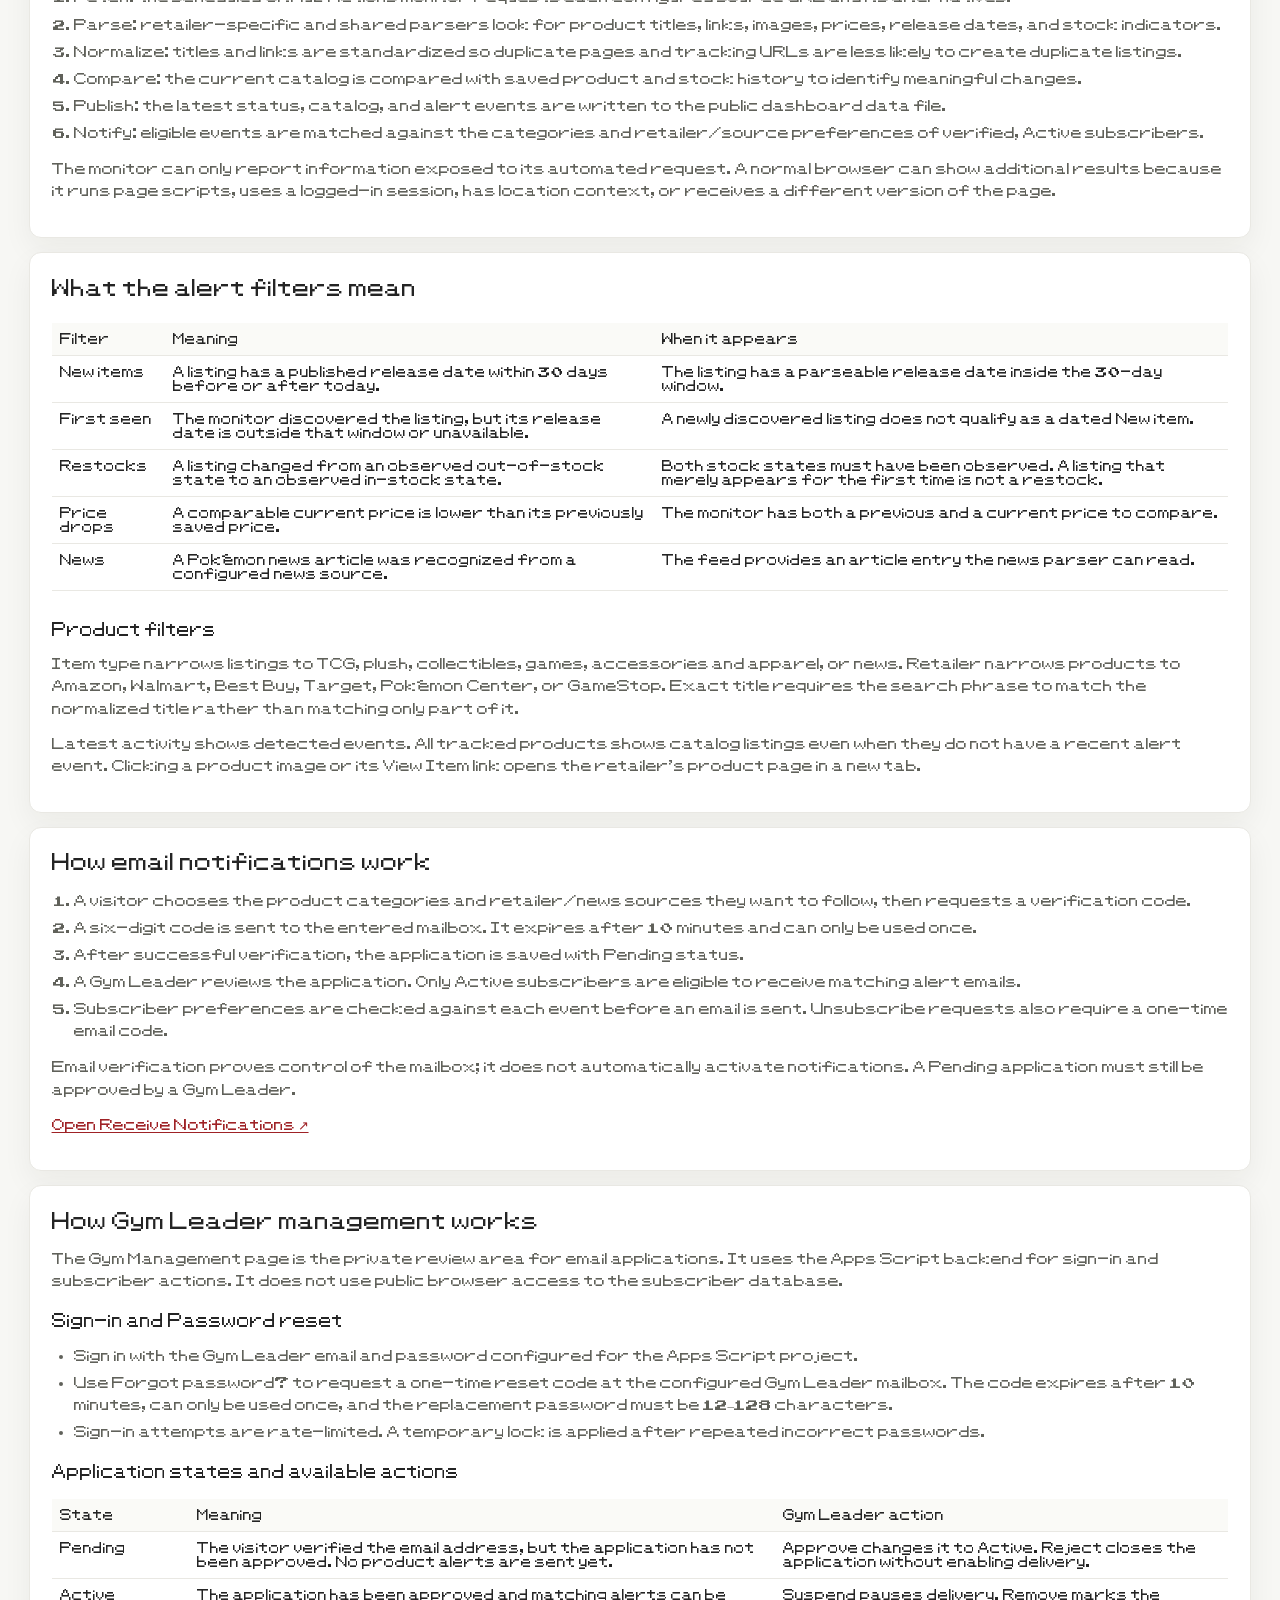
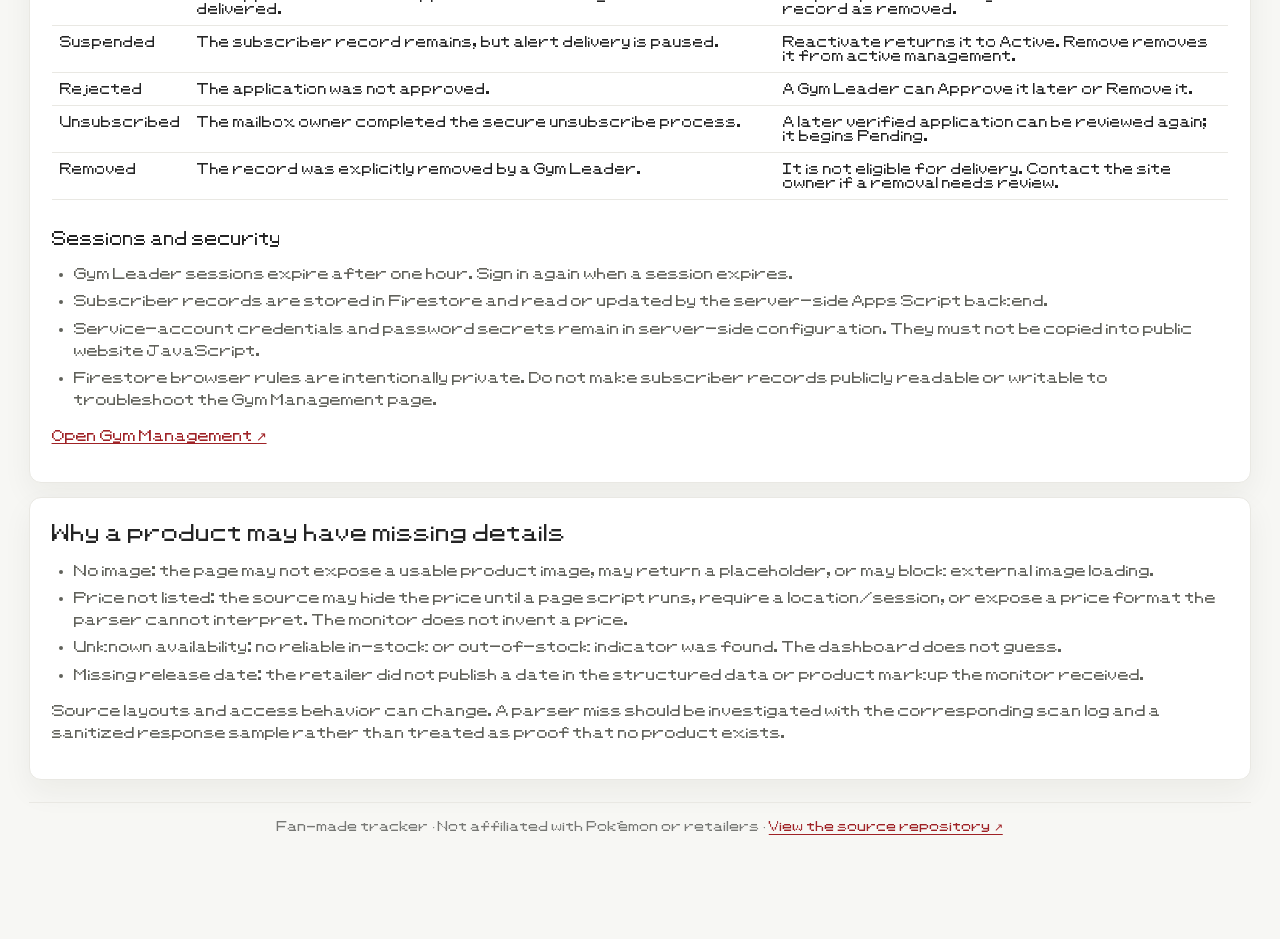
<file: docs/SOURCE_HEALTH.html>
<!doctype html>
<html lang="en">
<head>
  <meta charset="utf-8">
  <meta name="viewport" content="width=device-width, initial-scale=1, viewport-fit=cover">
  <meta name="theme-color" content="#c83232">
  <meta name="description" content="How PokéDrop Watch scans retailers, creates alerts, handles email subscriptions, and manages Gym Leader approvals.">
  <title>How it works · PokéDrop Watch</title>
  <link rel="icon" href="./pokeball.svg" type="image/svg+xml">
  <link rel="stylesheet" href="./styles.css">
  <link rel="stylesheet" href="./theme-overrides.css">
  <style>
    .health-wrap{width:min(100%,1440px);max-width:1440px;margin:0 auto;padding:0 clamp(14px,2.25vw,32px)}
    .health-card{background:#fff;border:1px solid var(--line);border-radius:12px;padding:clamp(15px,1.7vw,24px);margin:14px 0;box-shadow:var(--shadow)}
    .health-card h1{font-size:clamp(23px,2.3vw,30px);line-height:1.35;margin:8px 0 10px}
    .health-card h2{font-size:19px;line-height:1.4;margin:0 0 12px}
    .health-card h3{font-size:15px;line-height:1.4;margin:18px 0 7px}
    .health-card p,.health-card li{font-size:13px;line-height:1.7;color:#60615a}
    .health-card ol,.health-card ul{padding-left:22px}
    .health-card li+li{margin-top:5px}
    .health-card table{width:100%;border-collapse:collapse;font-size:12px;margin:10px 0;min-width:540px}
    .health-card th,.health-card td{text-align:left;vertical-align:top;padding:9px 8px;border-bottom:1px solid var(--line)}
    .health-card th{background:#fafaf7}
    .health-card a{color:var(--red-dark);font-weight:700;text-decoration:underline;text-underline-offset:2px}
    .health-pill{display:inline-block;border-radius:5px;padding:4px 7px;font-size:10px;font-weight:800;letter-spacing:.5px;white-space:nowrap}
    .match{background:#eaf5ee;color:#32815b}.nomatch{background:#fff5df;color:#946a16}.issue{background:#fff0ec;color:#bd5545}
    .health-table-wrap{overflow-x:auto}
    .health-note{border-left:4px solid #d7a942;background:#fff8e9;padding:11px 14px;border-radius:0 8px 8px 0}
    .health-note p{margin:0}
    .health-grid{display:grid;grid-template-columns:repeat(2,minmax(0,1fr));gap:12px}
    .health-mini{background:#fbfaf6;border:1px solid var(--line);border-radius:9px;padding:13px}
    .health-mini strong{display:block;margin-bottom:5px;font-size:13px}
    .health-mini p{margin:0}
    @media(max-width:720px){.health-wrap{padding:0 12px}.health-card{padding:14px}.health-grid{grid-template-columns:1fr}.health-card p,.health-card li{font-size:12px}.health-card table{font-size:11px}.health-card th,.health-card td{padding:7px 6px}}
  </style>
</head>
<body class="page-info">
  <div class="site-shell health-wrap" id="top">
    <header class="topbar" id="pageTop">
      <a class="brand" href="./#top" aria-label="PokéDrop Watch home">
        <img class="page-ball" src="./assets/icons/pokeball-8bit.png" alt="">
        <span><strong>PokéDrop</strong><small>PALLET TOWN</small></span>
      </a>
      <a class="text-link" href="./#top">← Dashboard</a>
    </header>
    <main>
      <section class="health-card">
        <p class="eyebrow">POKÉDROP WATCH GUIDE</p>
        <h1>How PokéDrop Watch works</h1>
        <p>PokéDrop Watch checks configured retailer and Pokémon news pages on a schedule, looks for product listings or articles, compares the results with saved scan history, and publishes changes it can verify. The dashboard reports what the automated request and parser could read. It is not a promise that a retailer has stock or that every product on the retailer's website was found.</p>
      </section>

      <section class="health-card">
        <h2>How often the monitor checks</h2>
        <p>The GitHub Actions workflow is configured to start every 15 minutes. This is the intended interval, not a guarantee that GitHub will start every scheduled run exactly on time. ZIP uploads and manual workflow runs also trigger scans. The Last checked timestamp records the latest completed monitor run and identifies whether it was a scheduled check, ZIP upload, or manual run. The scan step is configured to run even when automated tests fail, so a red workflow can still have refreshed the dashboard.</p>
        <div class="health-note"><p><strong>Reading “Last checked”:</strong> compare the timestamp with your local time. A timestamp several hours old means the dashboard is showing an older successful scan, not that the stores have been rechecked and confirmed unchanged. Check the latest <strong>PokeDrop Watch</strong> run in GitHub Actions. A failed “Run automated tests” step prevents “Scan sources and send email digest” from running.</p></div>
      </section>

      <section class="health-card">
        <h2>What the source statuses mean</h2>
        <div class="health-table-wrap"><table>
          <thead><tr><th>Status</th><th>What happened</th><th>How to interpret it</th></tr></thead>
          <tbody>
            <tr><td><span class="health-pill match">MATCHES</span></td><td>The page or feed responded and the parser recognized one or more usable Pokémon entries.</td><td>At least one listing was read. It does not mean every listing was found or that every item is available to buy.</td></tr>
            <tr><td><span class="health-pill nomatch">PARTIAL</span></td><td>Only some configured URLs responded or produced usable results.</td><td>Some coverage is available, but this source was not fully checked. Failed or blocked alternate routes may hide additional listings.</td></tr>
            <tr><td><span class="health-pill issue">BLOCKED</span></td><td>The retailer returned an access-protection or bot-check page.</td><td>The HTTP request may have returned a page successfully, but it did not expose usable inventory. This is not a normal parser miss.</td></tr>
            <tr><td><span class="health-pill nomatch">NO MATCH</span></td><td>The request succeeded, but the parser found zero usable Pokémon entries in the returned content.</td><td>This is a parser miss, not proof the retailer has no Pokémon products. The site may render results with JavaScript, have changed its markup, return different data to automated requests, or require a session/location.</td></tr>
            <tr><td><span class="health-pill issue">ISSUE</span></td><td>The request failed before usable content could be parsed, for example a connection timeout, retry failure, block, DNS/TLS failure, or HTTP error.</td><td>This is an automated-access or source-availability problem. It does not prove the retailer's public site is unavailable to people.</td></tr>
          </tbody>
        </table></div>
        <p>Each configured source can contain more than one URL. “2/2 pages responded” means both configured URLs returned content, not that the parser found products on both. One working alternate may still provide results if the primary URL fails.</p>
        <div class="health-note"><p><strong>Example:</strong> a summary of “3 source matches · 5 parser misses · 2 request errors” means three source groups contributed parsed Pokémon entries, five groups responded but produced no recognized entries, and two groups could not be fetched. If the catalog says 176 listings, that is the number of products the monitor currently recognizes and tracks—not a count of every product on those stores, and not a guarantee they are in stock.</p></div>
        <div class="health-grid">
          <div class="health-mini"><strong>Source matches</strong><p>The number of configured source groups whose parser recognized Pokémon entries. It is not the number of pages that responded.</p></div>
          <div class="health-mini"><strong>Products tracked</strong><p>The number of distinct saved product records across retailer catalogs. This includes last-known listings when a source is blocked or its latest request fails.</p></div>
          <div class="health-mini"><strong>New alerts</strong><p>Events currently counted in the latest monitor state, such as a first discovery, observed restock, price drop, or news item.</p></div>
          <div class="health-mini"><strong>Configured sources</strong><p>The number of enabled retailer/category/news source groups. A group may request one URL or several alternatives.</p></div>
        </div>
      </section>

      <section class="health-card">
        <h2>How a scan becomes an alert</h2>
        <ol>
          <li><strong>Fetch:</strong> the scheduled GitHub Actions monitor requests each configured source URL and its alternatives.</li>
          <li><strong>Parse:</strong> retailer-specific and shared parsers look for product titles, links, images, prices, release dates, and stock indicators.</li>
          <li><strong>Normalize:</strong> titles and links are standardized so duplicate pages and tracking URLs are less likely to create duplicate listings.</li>
          <li><strong>Compare:</strong> the current catalog is compared with saved product and stock history to identify meaningful changes.</li>
          <li><strong>Publish:</strong> the latest status, catalog, and alert events are written to the public dashboard data file.</li>
          <li><strong>Notify:</strong> eligible events are matched against the categories and retailer/source preferences of verified, Active subscribers.</li>
        </ol>
        <p>The monitor can only report information exposed to its automated request. A normal browser can show additional results because it runs page scripts, uses a logged-in session, has location context, or receives a different version of the page.</p>
      </section>

      <section class="health-card">
        <h2>What the alert filters mean</h2>
        <div class="health-table-wrap"><table>
          <thead><tr><th>Filter</th><th>Meaning</th><th>When it appears</th></tr></thead>
          <tbody>
            <tr><td><strong>New items</strong></td><td>A listing has a published release date within 30 days before or after today.</td><td>The listing has a parseable release date inside the 30-day window.</td></tr>
            <tr><td><strong>First seen</strong></td><td>The monitor discovered the listing, but its release date is outside that window or unavailable.</td><td>A newly discovered listing does not qualify as a dated New item.</td></tr>
            <tr><td><strong>Restocks</strong></td><td>A listing changed from an observed out-of-stock state to an observed in-stock state.</td><td>Both stock states must have been observed. A listing that merely appears for the first time is not a restock.</td></tr>
            <tr><td><strong>Price drops</strong></td><td>A comparable current price is lower than its previously saved price.</td><td>The monitor has both a previous and a current price to compare.</td></tr>
            <tr><td><strong>News</strong></td><td>A Pokémon news article was recognized from a configured news source.</td><td>The feed provides an article entry the news parser can read.</td></tr>
          </tbody>
        </table></div>
        <h3>Product filters</h3>
        <p><strong>Item type</strong> narrows listings to TCG, plush, collectibles, games, accessories and apparel, or news. <strong>Retailer</strong> narrows products to Amazon, Walmart, Best Buy, Target, Pokémon Center, or GameStop. <strong>Exact title</strong> requires the search phrase to match the normalized title rather than matching only part of it.</p>
        <p><strong>Latest activity</strong> shows detected events. <strong>All tracked products</strong> shows catalog listings even when they do not have a recent alert event. Clicking a product image or its View Item link opens the retailer's product page in a new tab.</p>
      </section>

      <section class="health-card">
        <h2>How email notifications work</h2>
        <ol>
          <li>A visitor chooses the product categories and retailer/news sources they want to follow, then requests a verification code.</li>
          <li>A six-digit code is sent to the entered mailbox. It expires after 10 minutes and can only be used once.</li>
          <li>After successful verification, the application is saved with <strong>Pending</strong> status.</li>
          <li>A Gym Leader reviews the application. Only <strong>Active</strong> subscribers are eligible to receive matching alert emails.</li>
          <li>Subscriber preferences are checked against each event before an email is sent. Unsubscribe requests also require a one-time email code.</li>
        </ol>
        <p>Email verification proves control of the mailbox; it does not automatically activate notifications. A Pending application must still be approved by a Gym Leader.</p>
        <p><a href="./notify.html">Open Receive Notifications ↗</a></p>
      </section>

      <section class="health-card">
        <h2>How Gym Leader management works</h2>
        <p>The Gym Management page is the private review area for email applications. It uses the Apps Script backend for sign-in and subscriber actions. It does not use public browser access to the subscriber database.</p>
        <h3>Sign-in and Password reset</h3>
        <ul>
          <li>Sign in with the Gym Leader email and password configured for the Apps Script project.</li>
          <li>Use <strong>Forgot password?</strong> to request a one-time reset code at the configured Gym Leader mailbox. The code expires after 10 minutes, can only be used once, and the replacement password must be 12–128 characters.</li>
          <li>Sign-in attempts are rate-limited. A temporary lock is applied after repeated incorrect passwords.</li>
        </ul>
        <h3>Application states and available actions</h3>
        <div class="health-table-wrap"><table>
          <thead><tr><th>State</th><th>Meaning</th><th>Gym Leader action</th></tr></thead>
          <tbody>
            <tr><td><strong>Pending</strong></td><td>The visitor verified the email address, but the application has not been approved. No product alerts are sent yet.</td><td><strong>Approve</strong> changes it to Active. <strong>Reject</strong> closes the application without enabling delivery.</td></tr>
            <tr><td><strong>Active</strong></td><td>The application has been approved and matching alerts can be delivered.</td><td><strong>Suspend</strong> pauses delivery. <strong>Remove</strong> marks the record as removed.</td></tr>
            <tr><td><strong>Suspended</strong></td><td>The subscriber record remains, but alert delivery is paused.</td><td><strong>Reactivate</strong> returns it to Active. <strong>Remove</strong> removes it from active management.</td></tr>
            <tr><td><strong>Rejected</strong></td><td>The application was not approved.</td><td>A Gym Leader can Approve it later or Remove it.</td></tr>
            <tr><td><strong>Unsubscribed</strong></td><td>The mailbox owner completed the secure unsubscribe process.</td><td>A later verified application can be reviewed again; it begins Pending.</td></tr>
            <tr><td><strong>Removed</strong></td><td>The record was explicitly removed by a Gym Leader.</td><td>It is not eligible for delivery. Contact the site owner if a removal needs review.</td></tr>
          </tbody>
        </table></div>
        <h3>Sessions and security</h3>
        <ul>
          <li>Gym Leader sessions expire after one hour. Sign in again when a session expires.</li>
          <li>Subscriber records are stored in Firestore and read or updated by the server-side Apps Script backend.</li>
          <li>Service-account credentials and password secrets remain in server-side configuration. They must not be copied into public website JavaScript.</li>
          <li>Firestore browser rules are intentionally private. Do not make subscriber records publicly readable or writable to troubleshoot the Gym Management page.</li>
        </ul>
        <p><a href="./admin.html">Open Gym Management ↗</a></p>
      </section>

      <section class="health-card">
        <h2>Why a product may have missing details</h2>
        <ul>
          <li><strong>No image:</strong> the page may not expose a usable product image, may return a placeholder, or may block external image loading.</li>
          <li><strong>Price not listed:</strong> the source may hide the price until a page script runs, require a location/session, or expose a price format the parser cannot interpret. The monitor does not invent a price.</li>
          <li><strong>Unknown availability:</strong> no reliable in-stock or out-of-stock indicator was found. The dashboard does not guess.</li>
          <li><strong>Missing release date:</strong> the retailer did not publish a date in the structured data or product markup the monitor received.</li>
        </ul>
        <p>Source layouts and access behavior can change. A parser miss should be investigated with the corresponding scan log and a sanitized response sample rather than treated as proof that no product exists.</p>
      </section>
    </main>
  </div>
  <script src="./page-enhancements.js" defer></script>
</body>
</html>
</file>
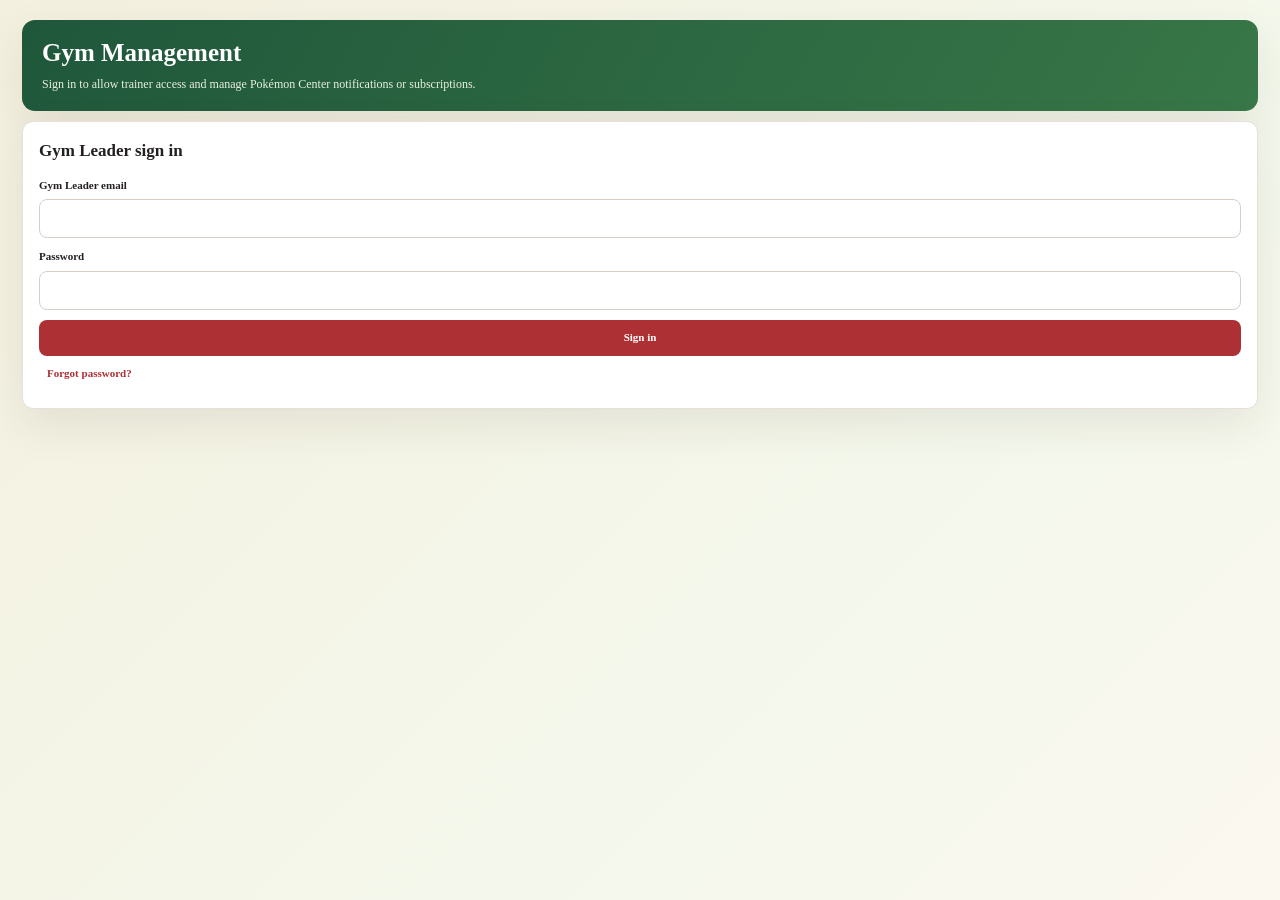
<file: backend/apps-script/Admin.html>
<!doctype html>
<html lang="en">
<head>
  <base target="_top">
  <meta charset="utf-8">
  <meta name="viewport" content="width=device-width, initial-scale=1, viewport-fit=cover">
  <meta name="theme-color" content="#a83232">
  <title>PokéDrop Watch Gym Management</title>
  <style>
    :root{color-scheme:light;--ink:#24201f;--muted:#746d69;--line:#e7dfda;--paper:#fff;--wash:#faf7f4;--red:#ad3035;--red-dark:#87262b;--green:#176b42;--amber:#8a5a10;--shadow:0 16px 46px rgba(52,31,25,.09)}
    *{box-sizing:border-box}body{margin:0;background:linear-gradient(135deg,#f5f0df 0%,#f4f7ea 60%,#f8f7f0 100%);color:var(--ink);font:14px/1.5 system-ui,-apple-system,Segoe UI,Roboto,Arial,sans-serif;min-height:100vh}
    .wrap{width:min(100% - 28px,1280px);margin:0 auto;padding:14px 0 18px}.hero{margin:0 0 14px;padding:20px 23px;border-radius:13px;background:linear-gradient(120deg,#1f573b,#387747);color:#fff;box-shadow:var(--shadow)}.tag{font-size:11px;letter-spacing:.16em;color:#ffe08b;font-weight:800}.hero h1{font-size:clamp(24px,3vw,34px);line-height:1.25;margin:0 0 7px}.hero p{margin:0;color:#e8f1df;font-size:13px;line-height:1.6;max-width:780px}
    .panel{background:var(--paper);border:1px solid var(--line);border-radius:14px;padding:clamp(16px,2vw,24px);box-shadow:var(--shadow);margin:13px 0}.panel h2{margin:0 0 13px;font-size:19px}.field{display:grid;gap:6px;margin:12px 0}.field label{font-size:12px;font-weight:700}.field input,.filter{width:100%;min-height:42px;padding:9px 12px;border:1px solid #d8cec8;border-radius:8px;background:#fff;color:var(--ink);font:inherit}.field input:focus,.filter:focus{outline:3px solid #ad303533;border-color:var(--red)}button{min-height:40px;border:0;border-radius:8px;padding:9px 14px;font:inherit;font-size:12px;font-weight:700;line-height:1.2;cursor:pointer}.primary{background:var(--red);color:#fff}.primary:hover{background:var(--red-dark)}.secondary{background:#f0e9e5;color:var(--ink)}.quiet{background:transparent;color:var(--red);padding-inline:8px}.row{display:flex;align-items:center;gap:10px;flex-wrap:wrap}.row>*{flex:1}.status{min-height:20px;color:var(--muted);font-size:12px;margin:10px 0 0;overflow-wrap:anywhere}.status:empty{display:none}.status.error{color:#a5262b}.status.success{color:var(--green)}.status.warning{color:var(--amber)}[hidden]{display:none!important}
    .stats{display:grid;grid-template-columns:repeat(3,minmax(0,1fr));gap:10px;margin:14px 0}.stat{border:1px solid var(--line);border-radius:10px;padding:13px;background:#fff}.stat span{display:block;color:var(--muted);font-size:10px;font-weight:800;letter-spacing:.1em}.stat strong{display:block;font-size:26px;margin-top:2px}.list-head{display:flex;align-items:center;justify-content:space-between;gap:12px;margin:20px 0 10px}.list-head h2{margin:0;font-size:18px}.subscriber-list{display:grid;grid-template-columns:repeat(auto-fit,minmax(min(100%,480px),1fr));gap:10px}.subscriber{display:flex;justify-content:space-between;align-items:center;gap:14px;border:1px solid var(--line);border-radius:11px;padding:13px;background:#fff;min-width:0}.subscriber-main{min-width:0}.subscriber-main strong{display:block;overflow-wrap:anywhere;font-size:13px}.meta{color:var(--muted);font-size:11px;line-height:1.55;margin:4px 0}.pill{display:inline-block;border-radius:30px;padding:3px 8px;background:#f0e9e5;font-size:10px;font-weight:800;text-transform:uppercase;letter-spacing:.05em}.actions{display:flex;gap:6px;flex-wrap:wrap;justify-content:flex-end;flex:0 0 auto}.actions button{min-height:33px;padding:7px 9px;font-size:11px}.empty{border:1px dashed #d8cec8;border-radius:10px;padding:18px;text-align:center;color:var(--muted);background:white;grid-column:1/-1}.pd-help-guide-link{display:none}
    @media(max-width:620px){.wrap{width:min(100% - 20px,1280px);padding-top:10px}.hero{padding:17px}.stats{gap:7px}.stat{padding:10px}.stat strong{font-size:23px}.subscriber{display:block}.actions{justify-content:flex-start;margin-top:10px}.list-head{align-items:flex-start;flex-direction:column}.list-head .filter{max-width:none}.row{display:grid}.row button{width:100%}}
  </style>
</head>
<body class="page-admin">
  <main class="wrap">
    <section class="hero">
      <h1>Gym Management</h1>
      <p>Sign in to allow trainer access and manage Pokémon Center notifications or subscriptions.</p>
    </section>
    <p class="pd-help-guide-link"><a href="https://n0nam3-bot.github.io/PokeDropWatch/SOURCE_HEALTH.html" target="_top">How it works ↗</a></p>

    <section id="loginPanel" class="panel">
      <h2>Gym Leader sign in</h2>
      <form id="loginForm" autocomplete="on">
        <div class="field"><label for="adminEmail">Gym Leader email</label><input id="adminEmail" name="email" type="email" autocomplete="username" required></div>
        <div class="field"><label for="adminPassword">Password</label><input id="adminPassword" name="password" type="password" autocomplete="current-password" required></div>
        <div class="row"><button id="loginButton" class="primary" type="submit">Sign in</button></div>
      </form>
      <button id="forgotButton" class="quiet" type="button">Forgot password?</button>
      <p id="loginStatus" class="status" role="status" aria-live="polite"></p>
    </section>

    <section id="resetPanel" class="panel" hidden>
      <h2>Reset Gym Leader password</h2>
      <form id="resetRequestForm">
        <div class="field"><label for="resetEmail">Gym Leader email</label><input id="resetEmail" type="email" autocomplete="email" required></div>
        <button id="requestResetButton" class="primary" type="submit">Email reset code</button>
      </form>
      <div id="resetCodeFields" hidden>
        <form id="completeResetForm">
          <div class="field"><label for="resetCode">Six-digit reset code</label><input id="resetCode" inputmode="numeric" autocomplete="one-time-code" maxlength="6" pattern="[0-9]{6}" required></div>
          <div class="field"><label for="newPassword">New password (12–128 characters)</label><input id="newPassword" type="password" autocomplete="new-password" minlength="12" maxlength="128" required></div>
          <button id="completeResetButton" class="primary" type="submit">Set new password</button>
        </form>
      </div>
      <p id="resetStatus" class="status" role="status" aria-live="polite">A reset code is sent only when the address matches the configured Gym Leader account.</p>
      <button id="backToLogin" class="quiet" type="button">Back to sign in</button>
    </section>

    <section id="dashboard" hidden>
      <div class="panel">
        <div class="row" style="align-items:center"><div><span class="tag" style="color:#28794e">ACCESS GRANTED</span><h2 style="margin:4px 0 0">Trainer overview</h2><p class="meta" id="identity"></p></div><button id="signOutButton" class="secondary" type="button">Sign out</button></div>
        <div class="stats">
          <div class="stat"><span>PENDING</span><strong id="pendingCount">0</strong></div>
          <div class="stat"><span>ACTIVE</span><strong id="activeCount">0</strong></div>
          <div class="stat"><span>OTHER</span><strong id="otherCount">0</strong></div>
        </div>
        <div class="list-head"><h2>Trainer applications and subscriptions</h2><select id="subscriberFilter" class="filter" aria-label="Filter trainer subscriptions"><option value="all">All records</option><option value="pending">Pending</option><option value="active">Active</option><option value="suspended">Suspended</option><option value="rejected">Rejected</option><option value="unsubscribed">Unsubscribed</option><option value="removed">Removed</option></select></div>
        <div id="subscriberList" class="subscriber-list"><div class="empty">Loading trainer records…</div></div>
        <p id="dataStatus" class="status" role="status" aria-live="polite"></p>
      </div>
    </section>
  </main>

  <script>
    (() => {
      'use strict';
      const $ = id => document.getElementById(id);
      let sessionToken = '';
      let resetSessionToken = '';
      let subscribers = [];

      function setStatus(id, message, kind) {
        const node = $(id);
        node.textContent = String(message || '').replace(/administrator/gi, 'Gym Leader');
        node.className = 'status' + (kind ? ' ' + kind : '');
      }

      function invoke(method, payload, onSuccess, onFailure) {
        const runner = google.script.run
          .withSuccessHandler(result => {
            if (!result || result.ok !== true) {
              onFailure(new Error(result && result.message ? result.message : 'The request could not be completed.'));
              return;
            }
            onSuccess(result);
          })
          .withFailureHandler(error => onFailure(new Error(error && error.message ? error.message : 'The Apps Script request failed.')));
        switch (method) {
          case 'adminLogin': runner.adminLogin(payload); break;
          case 'adminListSubscribers': runner.adminListSubscribers(payload); break;
          case 'adminUpdateSubscriber': runner.adminUpdateSubscriber(payload); break;
          case 'adminLogout': runner.adminLogout(payload); break;
          case 'requestAdminPasswordReset': runner.requestAdminPasswordReset(payload); break;
          case 'completeAdminPasswordReset': runner.completeAdminPasswordReset(payload); break;
          default: onFailure(new Error('Unsupported Gym Leader operation.'));
        }
      }

      function formatDate(value) {
        if (!value) return 'Date unavailable';
        const date = new Date(value);
        return Number.isNaN(date.getTime()) ? 'Date unavailable' : date.toLocaleString();
      }

      function showDashboard() {
        $('loginPanel').hidden = true;
        $('resetPanel').hidden = true;
        $('dashboard').hidden = false;
      }

      function renderSubscribers() {
        const counts = status => subscribers.filter(item => item.status === status).length;
        $('pendingCount').textContent = counts('pending');
        $('activeCount').textContent = counts('active');
        $('otherCount').textContent = subscribers.length - counts('pending') - counts('active');
        const filter = $('subscriberFilter').value;
        const rows = subscribers.filter(item => filter === 'all' || item.status === filter);
        const list = $('subscriberList');
        list.replaceChildren();
        if (!rows.length) {
          const empty = document.createElement('div');
          empty.className = 'empty';
          empty.textContent = 'No trainer records in this category.';
          list.append(empty);
          return;
        }
        rows.forEach(item => {
          const card = document.createElement('article');
          card.className = 'subscriber';
          const main = document.createElement('div');
          main.className = 'subscriber-main';
          const email = document.createElement('strong');
          email.textContent = item.email || 'Email unavailable';
          const meta = document.createElement('p');
          meta.className = 'meta';
          meta.textContent = 'Applied: ' + formatDate(item.createdAt) + ' · Categories: ' + (Array.isArray(item.categories) ? item.categories.join(', ') : 'None') + ' · Retailers: ' + (Array.isArray(item.retailers) ? item.retailers.join(', ') : 'None');
          const status = document.createElement('span');
          status.className = 'pill';
          status.textContent = String(item.status || 'unknown').replaceAll('_', ' ');
          main.append(email, meta, status);
          const actions = document.createElement('div');
          actions.className = 'actions';
          const addAction = (label, nextStatus, note, primary) => {
            const button = document.createElement('button');
            button.type = 'button';
            button.className = primary ? 'primary' : 'secondary';
            button.textContent = label;
            button.addEventListener('click', () => updateSubscriber(item.uid, nextStatus, note, button));
            actions.append(button);
          };
          if (item.status === 'pending') {
            addAction('Approve', 'active', 'Application approved by Gym Leader', true);
            addAction('Reject', 'rejected', 'Application rejected by Gym Leader', false);
          } else if (item.status === 'active') {
            addAction('Suspend', 'suspended', 'Subscription suspended by Gym Leader', false);
            addAction('Remove', 'removed', 'Subscription removed by Gym Leader', false);
          } else if (item.status === 'suspended') {
            addAction('Reactivate', 'active', 'Subscription reactivated by Gym Leader', true);
            addAction('Remove', 'removed', 'Subscription removed by Gym Leader', false);
          } else if (item.status === 'rejected' || item.status === 'unsubscribed') {
            addAction('Approve', 'active', 'Previously closed application approved by Gym Leader', true);
            addAction('Remove', 'removed', 'Application removed by Gym Leader', false);
          }
          card.append(main, actions);
          list.append(card);
        });
      }

      function loadSubscribers() {
        setStatus('dataStatus', 'Loading trainer records…', '');
        invoke('adminListSubscribers', { sessionToken }, result => {
          subscribers = Array.isArray(result.subscribers) ? result.subscribers : [];
          subscribers.sort((a, b) => Date.parse(b.createdAt || '') - Date.parse(a.createdAt || ''));
          $('identity').textContent = result.email || '';
          renderSubscribers();
          setStatus('dataStatus', 'Trainer records loaded.', 'success');
        }, error => {
          subscribers = [];
          renderSubscribers();
          setStatus('dataStatus', 'You are signed in, but trainer records could not be loaded: ' + error.message + ' Check FIREBASE_SERVICE_ACCOUNT_JSON, Cloud Datastore User IAM permission, and the Firestore API.', 'warning');
        });
      }

      function updateSubscriber(uid, status, note, button) {
        button.disabled = true;
        invoke('adminUpdateSubscriber', { sessionToken, uid, status, note }, result => {
          setStatus('dataStatus', result.message || 'Trainer record updated.', 'success');
          loadSubscribers();
        }, error => {
          setStatus('dataStatus', error.message, 'error');
          button.disabled = false;
          if (/session expired/i.test(error.message)) signOut();
        });
      }

      $('loginForm').addEventListener('submit', event => {
        event.preventDefault();
        const button = $('loginButton');
        button.disabled = true;
        setStatus('loginStatus', 'Checking Gym Leader credentials…', '');
        invoke('adminLogin', {
          email: $('adminEmail').value.trim().toLowerCase(),
          password: $('adminPassword').value
        }, result => {
          sessionToken = result.sessionToken;
          $('identity').textContent = result.email || $('adminEmail').value.trim();
          $('adminPassword').value = '';
          showDashboard();
          loadSubscribers();
          button.disabled = false;
        }, error => {
          setStatus('loginStatus', error.message, 'error');
          button.disabled = false;
        });
      });

      $('forgotButton').addEventListener('click', () => {
        $('resetEmail').value = $('adminEmail').value.trim();
        $('loginPanel').hidden = true;
        $('resetPanel').hidden = false;
        $('resetCodeFields').hidden = true;
        setStatus('resetStatus', 'A reset code is sent only if this email matches the configured Gym Leader account.', '');
      });

      $('resetRequestForm').addEventListener('submit', event => {
        event.preventDefault();
        const button = $('requestResetButton');
        button.disabled = true;
        setStatus('resetStatus', 'Requesting reset code…', '');
        invoke('requestAdminPasswordReset', { email: $('resetEmail').value.trim().toLowerCase() }, result => {
          resetSessionToken = result.sessionToken;
          $('resetCodeFields').hidden = false;
          setStatus('resetStatus', result.message, 'success');
          $('resetCode').focus();
          button.disabled = false;
        }, error => {
          setStatus('resetStatus', error.message, 'error');
          button.disabled = false;
        });
      });

      $('completeResetForm').addEventListener('submit', event => {
        event.preventDefault();
        const button = $('completeResetButton');
        button.disabled = true;
        invoke('completeAdminPasswordReset', {
          sessionToken: resetSessionToken,
          code: $('resetCode').value.trim(),
          newPassword: $('newPassword').value
        }, result => {
          setStatus('loginStatus', result.message, 'success');
          $('adminEmail').value = $('resetEmail').value.trim();
          $('adminPassword').value = '';
          $('newPassword').value = '';
          $('resetCode').value = '';
          resetSessionToken = '';
          $('resetPanel').hidden = true;
          $('loginPanel').hidden = false;
          button.disabled = false;
        }, error => {
          setStatus('resetStatus', error.message, 'error');
          button.disabled = false;
        });
      });

      $('backToLogin').addEventListener('click', () => {
        $('resetPanel').hidden = true;
        $('loginPanel').hidden = false;
        resetSessionToken = '';
      });
      $('subscriberFilter').addEventListener('change', renderSubscribers);
      $('signOutButton').addEventListener('click', signOut);
      $('resetCode').addEventListener('input', event => {
        event.target.value = event.target.value.replace(/\D/g, '').slice(0, 6);
      });

      function signOut() {
        const token = sessionToken;
        sessionToken = '';
        subscribers = [];
        $('dashboard').hidden = true;
        $('loginPanel').hidden = false;
        $('adminPassword').value = '';
        if (token) invoke('adminLogout', { sessionToken: token }, () => {}, () => {});
        setStatus('loginStatus', 'You have signed out.', 'success');
      }
    })();
  </script>
  <script>
    // The portal is inside an iframe; capture its own pointer gestures here.
    (() => {
      const sprite = 'https://n0nam3-bot.github.io/PokeDropWatch/assets/icons/masterball-8bit.png';
      const reduced = matchMedia && matchMedia('(prefers-reduced-motion: reduce)').matches;
      const active = new Set();
      function fire(x,y) {
        if (reduced) return;
        const sx = Math.round(innerWidth * .5 - 18), sy = Math.round(innerHeight + 18);
        const ball = document.createElement('img');
        ball.className='pd-throw-ball'; ball.src=sprite; ball.alt=''; ball.setAttribute('aria-hidden','true');
        ball.style.left=sx+'px'; ball.style.top=sy+'px';
        ball.style.setProperty('--pd-dx',(Math.round(x)-sx)+'px'); ball.style.setProperty('--pd-dy',(Math.round(y)-sy)+'px');
        document.body.append(ball); active.add(ball); requestAnimationFrame(()=>ball.classList.add('is-throwing'));
        setTimeout(()=>{ball.remove();active.delete(ball)},950);
      }
      let press=null;
      const stop=()=>{if(!press)return;clearTimeout(press.hold);clearInterval(press.repeat);press=null};
      document.addEventListener('pointerdown',e=>{
        e.stopImmediatePropagation();
        if(e.pointerType==='mouse'&&e.button!==0)return;
        if(e.target?.closest('input,textarea,select,option,[contenteditable="true"]'))return;
        stop(); const p=press={x:e.clientX,y:e.clientY,long:false,hold:0,repeat:0};
        p.hold=setTimeout(()=>{if(press!==p)return;p.long=true;const fan=()=>{if(active.size<16)fire(Math.random()*innerWidth,Math.random()*innerHeight*.86+16)};fan();p.repeat=setInterval(fan,145)},1000);
      },{passive:true});
      document.addEventListener('pointermove',e=>{if(press){press.x=e.clientX;press.y=e.clientY}},{passive:true});
      const up=e=>{if(!press)return;const p=press;if(!p.long)fire(e.clientX??p.x,e.clientY??p.y);stop()};
      document.addEventListener('pointerup',up,{passive:true});
      document.addEventListener('pointercancel',stop,{passive:true});
      window.addEventListener('blur',stop);
    })();
  </script>
  <style>
    @font-face{font-family:"PKMN RBYGSC";src:url("https://n0nam3-bot.github.io/PokeDropWatch/assets/fonts/PKMN-RBYGSC.ttf") format("truetype");font-weight:400;font-style:normal;font-display:swap}
    html,body,body *,body *::before,body *::after,body *::placeholder{font-family:"PKMN RBYGSC" !important;font-synthesis:none !important}
    body{font-size:13px !important;padding:10px !important;background:linear-gradient(135deg,#f4f0df,#f4f8ec 65%,#fbf8ef) !important}
    .wrap{width:min(100% - 24px,1280px) !important;max-width:1280px !important;padding:10px 0 12px !important}
    .hero{margin-bottom:10px !important;padding:17px 20px !important}
    .hero h1{font-size:25px !important}.hero p{font-size:12px !important}
    .panel{padding:16px !important;margin:10px 0 !important;border-radius:11px !important}
    .panel h2{font-size:17px !important}.field{margin:10px 0 !important}.field label{font-size:11px !important}
    .field input,.filter{min-height:39px !important;font-size:12px !important}
    button{min-height:36px !important;font-size:11px !important}
    .status{font-size:11px !important}.stat strong{font-size:24px !important}
    .stat span{font-size:9px !important}.meta{font-size:10px !important}.subscriber-main strong{font-size:12px !important}
    .actions button{font-size:10px !important}.pd-help-guide-link{display:none !important}
    .pd-throw-ball{position:fixed;z-index:99999;left:0;top:0;width:36px;height:36px;object-fit:contain;image-rendering:pixelated;pointer-events:none;opacity:0;filter:drop-shadow(0 3px 0 rgba(0,0,0,.3))}
    .pd-throw-ball.is-throwing{opacity:1;animation:pd-ball-flight .72s cubic-bezier(.16,.72,.25,1) forwards}
    @keyframes pd-ball-flight{0%{transform:translate3d(0,0,0) rotate(0) scale(1);opacity:1}60%{transform:translate3d(var(--pd-dx),var(--pd-dy),0) rotate(440deg) scale(.92);opacity:1}84%{transform:translate3d(var(--pd-dx),var(--pd-dy),0) rotate(540deg) scale(.82);opacity:1}100%{transform:translate3d(var(--pd-dx),var(--pd-dy),0) rotate(560deg) scale(.45);opacity:0}}
    @media(max-width:620px){.wrap{width:100% !important}.subscriber{display:block}.actions{justify-content:flex-start;margin-top:9px}.list-head{align-items:flex-start;flex-direction:column}.list-head .filter{width:100%}}
  </style>
</body>
</html>
</file>
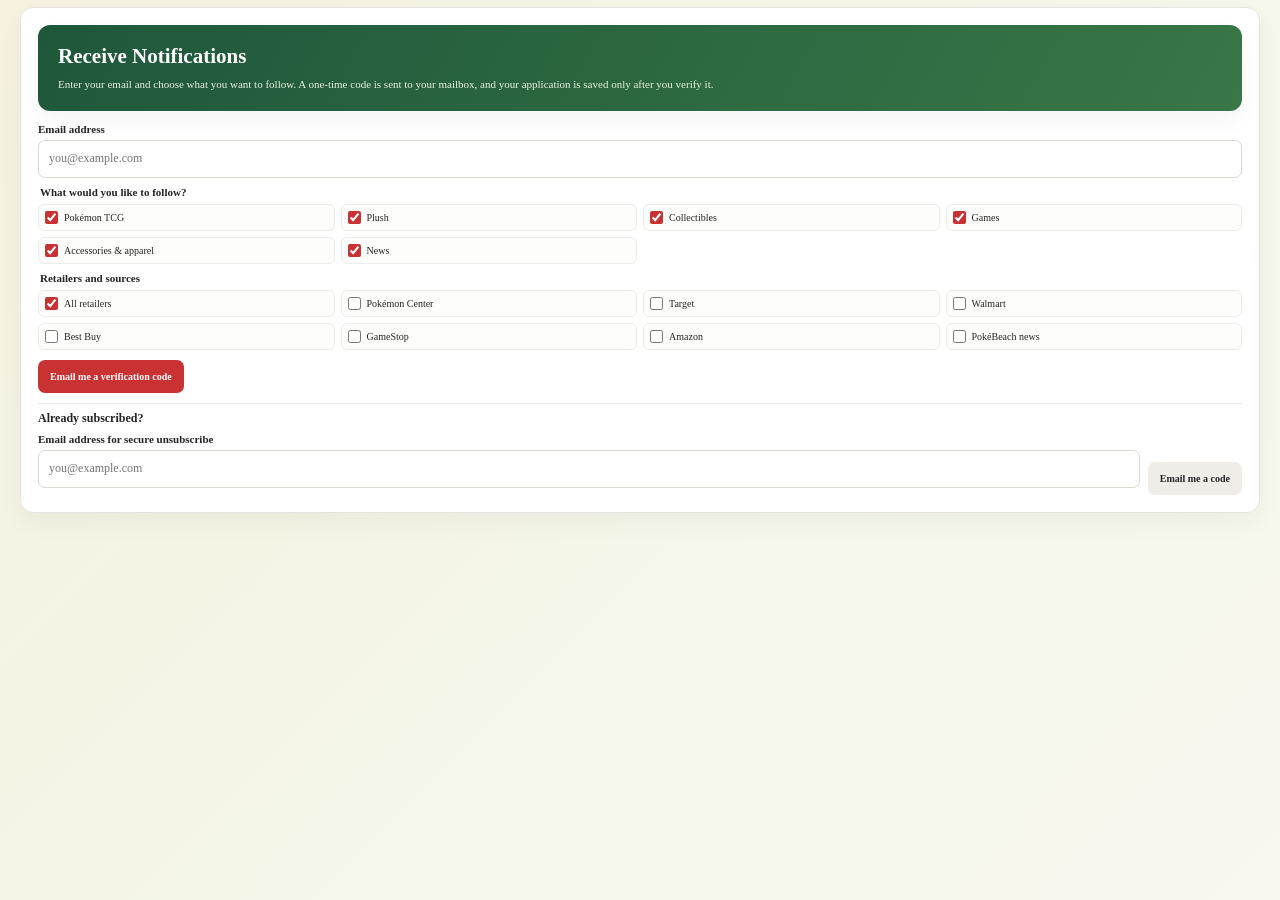
<file: backend/apps-script/Subscribe.html>
<!doctype html>
<html lang="en">
<head>
  <base target="_top">
  <meta charset="utf-8">
  <meta name="viewport" content="width=device-width, initial-scale=1, viewport-fit=cover">
  <meta name="theme-color" content="#c83232">
  <title>PokéDrop Watch · Receive Notifications</title>
  <style>
    @font-face{font-family:"PKMN RBYGSC";src:url("https://n0nam3-bot.github.io/PokeDropWatch/assets/fonts/PKMN-RBYGSC.ttf") format("truetype");font-style:normal;font-weight:400;font-display:swap}
    :root{--red:#c83232;--ink:#242424;--muted:#777875;--line:#e9e4df;--green:#28794e;--amber:#946a16;--shadow:0 10px 24px rgba(28,28,24,.045);font-family:"PKMN RBYGSC";color:var(--ink);background:transparent;font-synthesis:none;text-rendering:optimizeLegibility}
    *{box-sizing:border-box;cursor:url("https://n0nam3-bot.github.io/PokeDropWatch/assets/icons/ultraball-8bit.svg") 8 8,auto}
    html,body{margin:0;min-height:100%;background:linear-gradient(135deg,#f5f0df 0%,#f4f7ea 60%,#f8f7f0 100%)}body{padding:8px;font-size:13px}.portal{width:100%;max-width:1240px;margin:0 auto}.panel{background:#fff;border:1px solid var(--line);border-radius:13px;padding:clamp(12px,1.5vw,18px);box-shadow:var(--shadow)}
    .intro{margin:0 0 12px;padding:18px 20px;border-radius:12px;background:linear-gradient(120deg,#1f573b,#387747);color:#fff;box-shadow:var(--shadow)}.intro h1{font-size:22px;line-height:1.3;margin:0 0 6px;color:#fff}.intro p{font-size:12px;line-height:1.55;color:#e8f1df;margin:0;max-width:980px}
    .group{border:0;padding:0;margin:10px 0 0}.group legend{font-size:12px;font-weight:800;margin-bottom:6px}.field{display:grid;gap:5px;margin:0 0 8px}.field label,.form-label{font-size:11px;font-weight:800}
    .field input[type=email],.code-input{width:100%;height:38px;border:1px solid #ded8d2;border-radius:7px;padding:0 10px;font:12px "PKMN RBYGSC";background:#fff;color:var(--ink);cursor:text}
    input:focus{outline:2px solid #c8323233;border-color:#c97878}
    .choice-grid{display:grid;grid-template-columns:repeat(4,minmax(0,1fr));gap:6px}
    .choice-grid label{display:flex;align-items:center;gap:6px;min-height:29px;padding:5px 7px;border:1px solid #eeece8;border-radius:6px;background:#fdfdfb;font-size:10px;line-height:1.3;white-space:nowrap}
    .choice-grid input{width:13px;height:13px;margin:0;flex:0 0 auto;accent-color:var(--red)}
    .actions{display:flex;gap:8px;flex-wrap:wrap;margin-top:10px}.button{min-height:35px;padding:7px 12px;border:0;border-radius:7px;font:700 11px "PKMN RBYGSC";cursor:url("https://n0nam3-bot.github.io/PokeDropWatch/assets/icons/ultraball-8bit.svg") 8 8,auto}
    .primary{background:var(--red);color:#fff}.secondary{background:#f0ece8;color:var(--ink)}.button:disabled{opacity:.55}
    .status{margin:9px 0 0;padding:8px 10px;border-radius:7px;background:#f5f4f0;color:#666;font-size:10px;line-height:1.5;overflow-wrap:anywhere}.status:empty{display:none}.status.success{background:#edf7f0;color:var(--green)}.status.error{background:#fff0ed;color:#ad3831}.status.warning{background:#fff7e5;color:#875f15}
    .divider{height:1px;background:#ece9e5;margin:12px 0 9px}.unsubscribe-title{font-size:13px;margin:0 0 7px}.inline{display:flex;gap:8px;align-items:end}.inline .field{flex:1;min-width:0;margin:0}.inline .button{flex:0 0 auto}
    .code-panel{margin-top:10px;padding:10px 12px;border:1px solid #ead8d3;border-radius:8px;background:#fff9f7}.code-panel[hidden]{display:none}.code-panel h2{font-size:15px;margin:0 0 5px}.code-panel p{font-size:10px;color:var(--muted);line-height:1.5;margin:0 0 7px}.code-input{max-width:220px;font-size:16px;letter-spacing:6px;text-align:center}.code-panel .actions{margin-top:8px}.honeypot{position:absolute!important;left:-10000px!important;top:auto!important;width:1px!important;height:1px!important;overflow:hidden!important}.pd-help-guide-link{display:none}
    @media(max-width:760px){body{padding:7px}.panel{padding:11px}.choice-grid{grid-template-columns:repeat(3,minmax(0,1fr));gap:5px}.choice-grid label{white-space:normal;font-size:9px;min-height:28px;padding:4px 5px}.group{margin-top:9px}.intro h1{font-size:19px}}
    @media(max-width:480px){.choice-grid{grid-template-columns:repeat(2,minmax(0,1fr))}.inline{align-items:stretch;flex-direction:column}.inline .button{width:100%}.field input[type=email]{height:38px}}
  </style>
</head>
<body class="page-notify">
  <main class="portal">
    <section class="panel">
      <div class="intro">
        <h1>Receive Notifications</h1>
        <p>Enter your email and choose what you want to follow. A one-time code is sent to your mailbox, and your application is saved only after you verify it.</p>
      </div>
      <p class="pd-help-guide-link"><a href="https://n0nam3-bot.github.io/PokeDropWatch/SOURCE_HEALTH.html" target="_top">How it works ↗</a></p>

      <form id="subscribeForm">
        <div class="honeypot" aria-hidden="true"><input id="websiteTrap" type="text" tabindex="-1" autocomplete="off"></div>
        <div class="field">
          <label for="subscribeEmail">Email address</label>
          <input id="subscribeEmail" type="email" autocomplete="email" required placeholder="you@example.com">
        </div>
        <fieldset class="group">
          <legend>What would you like to follow?</legend>
          <div class="choice-grid">
            <label><input type="checkbox" name="category" value="tcg" checked> Pokémon TCG</label>
            <label><input type="checkbox" name="category" value="plush" checked> Plush</label>
            <label><input type="checkbox" name="category" value="collectibles" checked> Collectibles</label>
            <label><input type="checkbox" name="category" value="games" checked> Games</label>
            <label><input type="checkbox" name="category" value="accessories" checked> Accessories &amp; apparel</label>
            <label><input type="checkbox" name="category" value="news" checked> News</label>
          </div>
        </fieldset>
        <fieldset class="group">
          <legend>Retailers and sources</legend>
          <div class="choice-grid" id="retailerChoices">
            <label><input type="checkbox" name="retailer" value="all" checked> All retailers</label>
            <label><input type="checkbox" name="retailer" value="pokemon-center"> Pokémon Center</label>
            <label><input type="checkbox" name="retailer" value="target"> Target</label>
            <label><input type="checkbox" name="retailer" value="walmart"> Walmart</label>
            <label><input type="checkbox" name="retailer" value="best-buy"> Best Buy</label>
            <label><input type="checkbox" name="retailer" value="gamestop"> GameStop</label>
            <label><input type="checkbox" name="retailer" value="amazon"> Amazon</label>
            <label><input type="checkbox" name="retailer" value="pokebeach"> PokéBeach news</label>
          </div>
        </fieldset>
        <div class="actions"><button id="subscribeButton" class="button primary" type="submit">Email me a verification code</button></div>
      </form>

      <section id="verificationPanel" class="code-panel" hidden>
        <h2 id="verificationHeading">Verify your email address</h2>
        <p id="verificationMessage">Enter the six-digit code sent to your email address.</p>
        <div class="field"><label for="verificationCode">Six-digit verification code</label><input id="verificationCode" class="code-input" type="text" inputmode="numeric" autocomplete="one-time-code" pattern="[0-9]{6}" maxlength="6" placeholder="000000"></div>
        <div class="actions">
          <button id="verifyButton" class="button primary" type="button">Verify code</button>
          <button id="resendButton" class="button secondary" type="button">Send another code</button>
          <button id="cancelCodeButton" class="button secondary" type="button">Cancel</button>
        </div>
      </section>

      <div class="divider"></div>
      <section>
        <h2 class="unsubscribe-title">Already subscribed?</h2>
        <form id="unsubscribeForm">
          <div class="inline">
            <div class="field"><label for="unsubscribeEmail">Email address for secure unsubscribe</label><input id="unsubscribeEmail" type="email" autocomplete="email" required placeholder="you@example.com"></div>
            <button id="unsubscribeButton" class="button secondary" type="submit">Email me a code</button>
          </div>
        </form>
      </section>
      <p id="status" class="status" role="status" aria-live="polite"></p>
    </section>
  </main>

  <script>
    (() => {
      'use strict';
      const $ = id => document.getElementById(id);
      let activeFlow = null;
      let busy = false;

      function setStatus(message, type) {
        const box = $('status');
        box.textContent = message || '';
        box.className = 'status' + (type ? ' ' + type : '');
      }
      function selected(name) {
        return [...document.querySelectorAll('input[name="' + name + '"]:checked')].map(input => input.value);
      }
      function runServer(method, payload) {
        return new Promise((resolve, reject) => {
          const runner = google.script.run
            .withSuccessHandler(result => {
              if (!result || result.ok !== true) {
                reject(new Error(result && result.message ? result.message : 'The request did not return a successful result.'));
                return;
              }
              resolve(result);
            })
            .withFailureHandler(error => reject(new Error(error && error.message ? error.message : 'The secure email request could not be completed.')));
          if (method === 'request') runner.requestVerificationCode(payload);
          else if (method === 'verify') runner.verifyVerificationCode(payload);
          else reject(new Error('Unsupported verification action.'));
        });
      }
      function setBusy(value) {
        busy = value;
        ['subscribeButton', 'unsubscribeButton', 'verifyButton', 'resendButton', 'cancelCodeButton'].forEach(id => {
          const button = $(id);
          if (button) button.disabled = value;
        });
      }
      function makeFlow(operation) {
        const email = (operation === 'subscribe' ? $('subscribeEmail').value : $('unsubscribeEmail').value).trim().toLowerCase();
        if (operation === 'subscribe') {
          const categories = selected('category');
          const retailers = selected('retailer');
          if (!categories.length) throw new Error('Choose at least one notification category.');
          if (!retailers.length) throw new Error('Choose at least one retailer, or select All retailers.');
          return { operation, email, categories, retailers: retailers.includes('all') ? ['all'] : retailers };
        }
        return { operation, email, categories: [], retailers: ['all'] };
      }
      async function requestCode(flow) {
        if (busy) return;
        setBusy(true);
        setStatus('Sending your verification email…');
        try {
          const result = await runServer('request', {
            email: flow.email,
            operation: flow.operation,
            categories: flow.categories,
            retailers: flow.retailers,
            website: $('websiteTrap').value
          });
          activeFlow = { ...flow, sessionToken: result.sessionToken };
          $('verificationHeading').textContent = flow.operation === 'unsubscribe' ? 'Confirm your unsubscribe' : 'Verify your email address';
          $('verificationMessage').textContent = 'Accepted the email request for ' + flow.email + '. Enter the six-digit code below. It expires in 10 minutes.';
          $('verificationCode').value = '';
          const codePanel = $('verificationPanel');
          const requestForm = flow.operation === 'unsubscribe' ? $('unsubscribeForm') : $('subscribeForm');
          requestForm.insertAdjacentElement('afterend', codePanel);
          codePanel.hidden = false;
          setStatus(result.message || 'Email request accepted. Check your inbox and spam folder.', 'success');
          $('verificationCode').focus({ preventScroll: true });
          codePanel.scrollIntoView({ behavior: 'smooth', block: 'nearest' });
        } catch (error) {
          const message = error && error.message ? error.message : 'The verification email could not be sent.';
          if (/request could not be completed|try again later/i.test(message)) {
            setStatus('The email request was not confirmed. Check the Apps Script execution log, notification mailbox authorization, and daily email quota before retrying.', 'error');
          } else {
            setStatus(message, 'error');
          }
        } finally { setBusy(false); }
      }
      $('subscribeForm').addEventListener('submit', event => {
        event.preventDefault();
        try { requestCode(makeFlow('subscribe')); } catch (error) { setStatus(error.message, 'error'); }
      });
      $('unsubscribeForm').addEventListener('submit', event => {
        event.preventDefault();
        try { requestCode(makeFlow('unsubscribe')); } catch (error) { setStatus(error.message, 'error'); }
      });
      $('verifyButton').addEventListener('click', async () => {
        if (!activeFlow || busy) return;
        const code = $('verificationCode').value.trim();
        if (!/^\d{6}$/.test(code)) { setStatus('Enter the six-digit code from the email.', 'error'); return; }
        setBusy(true);
        setStatus('Verifying your code and saving your request…');
        try {
          const result = await runServer('verify', { sessionToken: activeFlow.sessionToken, code });
          $('verificationPanel').hidden = true;
          activeFlow = null;
          setStatus(result.message || 'Your email was verified successfully.', 'success');
        } catch (error) {
          setStatus(error && error.message ? error.message : 'The verification code could not be confirmed.', 'error');
        } finally { setBusy(false); }
      });
      $('resendButton').addEventListener('click', () => { if (activeFlow && !busy) requestCode(activeFlow); });
      $('cancelCodeButton').addEventListener('click', () => {
        if (busy) return;
        activeFlow = null;
        $('verificationPanel').hidden = true;
        $('verificationCode').value = '';
        setStatus('Verification cancelled. Your application has not been submitted.', 'info');
      });
      $('verificationCode').addEventListener('input', event => { event.target.value = event.target.value.replace(/\D/g, '').slice(0, 6); });
      $('verificationCode').addEventListener('keydown', event => { if (event.key === 'Enter') $('verifyButton').click(); });
      document.querySelectorAll('input[name="retailer"]').forEach(input => input.addEventListener('change', () => {
        const all = document.querySelector('input[name="retailer"][value="all"]');
        if (input.value === 'all' && input.checked) {
          document.querySelectorAll('input[name="retailer"]').forEach(other => { if (other !== input) other.checked = false; });
        } else if (input.checked && all) all.checked = false;
      }));
    })();
  </script>
  <script>
    (() => {
      const sprite='https://n0nam3-bot.github.io/PokeDropWatch/assets/icons/ultraball-8bit.png';
      const reduced=matchMedia&&matchMedia('(prefers-reduced-motion: reduce)').matches;
      const active=new Set();
      function fire(x,y){if(reduced)return;const sx=Math.round(innerWidth*.5-18),sy=Math.round(innerHeight+18);const ball=document.createElement('img');ball.className='pd-throw-ball';ball.src=sprite;ball.alt='';ball.setAttribute('aria-hidden','true');ball.style.left=sx+'px';ball.style.top=sy+'px';ball.style.setProperty('--pd-dx',(Math.round(x)-sx)+'px');ball.style.setProperty('--pd-dy',(Math.round(y)-sy)+'px');document.body.append(ball);active.add(ball);requestAnimationFrame(()=>ball.classList.add('is-throwing'));setTimeout(()=>{ball.remove();active.delete(ball)},950)}
      let press=null;const stop=()=>{if(!press)return;clearTimeout(press.hold);clearInterval(press.repeat);press=null};
      document.addEventListener('pointerdown',e=>{e.stopImmediatePropagation();if(e.pointerType==='mouse'&&e.button!==0)return;if(e.target?.closest('input,textarea,select,option,[contenteditable="true"]'))return;stop();const p=press={x:e.clientX,y:e.clientY,long:false,hold:0,repeat:0};p.hold=setTimeout(()=>{if(press!==p)return;p.long=true;const fan=()=>{if(active.size<16)fire(Math.random()*innerWidth,Math.random()*innerHeight*.86+16)};fan();p.repeat=setInterval(fan,145)},1000)},{passive:true});
      document.addEventListener('pointermove',e=>{if(press){press.x=e.clientX;press.y=e.clientY}},{passive:true});
      const up=e=>{if(!press)return;const p=press;if(!p.long)fire(e.clientX??p.x,e.clientY??p.y);stop()};document.addEventListener('pointerup',up,{passive:true});document.addEventListener('pointercancel',stop,{passive:true});window.addEventListener('blur',stop);
    })();
  </script>
  <style>
    @font-face{font-family:"PKMN RBYGSC";src:url("https://n0nam3-bot.github.io/PokeDropWatch/assets/fonts/PKMN-RBYGSC.ttf") format("truetype");font-weight:400;font-style:normal;font-display:swap}
    html,body,body *,body *::before,body *::after,body *::placeholder{font-family:"PKMN RBYGSC" !important;font-synthesis:none !important}
    body{font-size:12px !important;padding:7px !important}
    .portal{width:100% !important;max-width:1240px !important}
    .panel{padding:clamp(11px,1.4vw,17px) !important}
    .intro h1{font-size:21px !important}.intro p{font-size:11px !important;line-height:1.5 !important}
    .field label,.group legend{font-size:11px !important}.field{margin:0 0 7px !important}.group{margin-top:8px !important}
    .choice-grid label{font-size:10px !important;min-height:27px !important;padding:4px 6px !important}
    .button{font-size:10px !important;min-height:33px !important}.status{font-size:10px !important}
    .unsubscribe-title{font-size:12px !important}.divider{margin:10px 0 7px !important}
    .code-panel{margin-top:8px !important;padding:9px 11px !important}.code-panel h2{font-size:13px !important}.code-panel p{font-size:10px !important}
    .pd-help-guide-link{display:none !important}
    .pd-throw-ball{position:fixed;z-index:99999;left:0;top:0;width:36px;height:36px;object-fit:contain;image-rendering:pixelated;pointer-events:none;opacity:0;filter:drop-shadow(0 3px 0 rgba(0,0,0,.3))}
    .pd-throw-ball.is-throwing{opacity:1;animation:pd-ball-flight .72s cubic-bezier(.16,.72,.25,1) forwards}
    @keyframes pd-ball-flight{0%{transform:translate3d(0,0,0) rotate(0) scale(1);opacity:1}60%{transform:translate3d(var(--pd-dx),var(--pd-dy),0) rotate(440deg) scale(.92);opacity:1}84%{transform:translate3d(var(--pd-dx),var(--pd-dy),0) rotate(540deg) scale(.82);opacity:1}100%{transform:translate3d(var(--pd-dx),var(--pd-dy),0) rotate(560deg) scale(.45);opacity:0}}
    @media(max-width:760px){.choice-grid{grid-template-columns:repeat(3,minmax(0,1fr)) !important}.choice-grid label{white-space:normal !important;font-size:9px !important}}
    @media(max-width:480px){.choice-grid{grid-template-columns:repeat(2,minmax(0,1fr)) !important}.inline{align-items:stretch;flex-direction:column}.inline .button{width:100%}}
  </style>
</body>
</html>
</file>
<file: docs/styles.css>
:root{--red:#c83232;--red-dark:#9f2226;--ink:#242424;--muted:#777875;--line:#e9e8e3;--paper:#f7f7f4;--white:#fff;--yellow:#f3c94b;--green:#2f9866;--shadow:0 12px 30px rgba(28,28,24,.055);font-family:system-ui,-apple-system,BlinkMacSystemFont,'Segoe UI',sans-serif;color:var(--ink);background:var(--paper);font-synthesis:none;text-rendering:optimizeLegibility}*{box-sizing:border-box}body{margin:0;min-width:320px;background:var(--paper)}button,input{font:inherit}a{color:inherit;text-decoration:none}.site-shell{max-width:1160px;margin:0 auto;padding:0 34px}.topbar{height:78px;display:flex;align-items:center;justify-content:space-between;border-bottom:1px solid var(--line)}.brand{display:flex;align-items:center;gap:11px}.brand strong{display:block;font:700 19px system-ui,sans-serif;letter-spacing:-.7px}.brand small{display:block;font-size:8px;font-weight:800;letter-spacing:3px;color:var(--red);margin-top:1px}.pokeball{width:33px;height:33px;border:2px solid #272727;border-radius:50%;display:block;position:relative;overflow:hidden;background:linear-gradient(to bottom,#d43b3b 0 47%,#252525 47% 54%,#fff 54% 100%);box-shadow:inset -3px -2px 0 rgba(0,0,0,.08)}.pokeball:before{content:'';position:absolute;left:0;right:0;top:14px;height:2px;background:#252525}.pokeball i{position:absolute;width:10px;height:10px;border:2px solid #252525;background:#fff;border-radius:50%;left:9.5px;top:9.5px;z-index:1}.topbar-right{display:flex;align-items:center;gap:15px}.live-pill{font-size:9px;font-weight:800;letter-spacing:1.15px;color:#52534f;background:#eeeee9;border-radius:30px;padding:8px 11px;display:flex;align-items:center;gap:7px}.live-dot,.status-led{width:7px;height:7px;border-radius:50%;background:#aaa;display:inline-block}.live-dot{background:var(--green);box-shadow:0 0 0 3px rgba(47,152,102,.12)}.icon-button{width:35px;height:35px;border:1px solid var(--line);border-radius:50%;background:#fff;display:grid;place-items:center;color:#555;cursor:pointer}.icon-button svg,.search-wrap svg{width:16px;height:16px;fill:none;stroke:currentColor;stroke-width:1.8;stroke-linecap:round;stroke-linejoin:round}.hero{margin:36px 0 22px;min-height:278px;border-radius:17px;background:#252625;color:white;padding:42px 48px;position:relative;overflow:hidden;display:flex;align-items:center;justify-content:space-between}.hero:after{content:'';position:absolute;width:520px;height:520px;border:1px solid rgba(255,255,255,.055);border-radius:50%;right:-85px;top:-130px;box-shadow:0 0 0 42px rgba(255,255,255,.018),0 0 0 84px rgba(255,255,255,.014)}.hero-copy{position:relative;z-index:2;max-width:590px}.eyebrow{font-size:9px;font-weight:800;letter-spacing:1.9px;color:var(--red);margin:0 0 12px}.hero .eyebrow{color:#f0c64a}.hero h1{font:700 clamp(32px,5vw,51px)/1.04 system-ui,sans-serif;letter-spacing:-2.3px;margin:0}.hero h1 span{color:#e9e9df}.hero-sub{font-size:13px;line-height:1.7;color:#c1c2bb;max-width:470px;margin:17px 0 15px}.hero-foot{font-size:10px;color:#d1d2ca;display:flex;align-items:center;gap:8px}.shield-icon{height:17px;width:17px;border-radius:50%;background:#343d34;color:#8bd9a7;display:grid;place-items:center;font-weight:800}.hero-emblem{width:205px;height:205px;position:relative;z-index:1;display:grid;place-items:center;margin-right:28px}.emblem-ring{width:160px;height:160px;border-radius:50%;border:1px solid rgba(255,255,255,.16);display:grid;place-items:center;box-shadow:0 0 0 15px rgba(255,255,255,.025),0 0 0 31px rgba(255,255,255,.02)}.emblem-ball{width:111px;height:111px;border:5px solid #1a1a1a;border-radius:50%;background:linear-gradient(to bottom,#d83d3d 0 47%,#1c1d1c 47% 54%,#f2f2ec 54% 100%);position:relative;box-shadow:0 13px 25px rgba(0,0,0,.3)}.emblem-ball:before{content:'';position:absolute;height:5px;background:#1c1d1c;left:0;right:0;top:47px}.emblem-ball span{position:absolute;left:34px;top:34px;width:34px;height:34px;border:5px solid #1c1d1c;border-radius:50%;background:#fff;z-index:1}.spark{position:absolute;color:#f0c64a}.spark-one{font-size:22px;right:4px;top:25px}.spark-two{font-size:28px;left:2px;bottom:25px;color:#fff}.status-strip{border:1px solid var(--line);background:#fff;border-radius:10px;min-height:53px;padding:0 17px;display:flex;align-items:center;justify-content:space-between;gap:16px}.status-title{font-size:11px;font-weight:700;display:flex;align-items:center;gap:9px}.status-led{background:#aaa}.status-led.ok{background:var(--green);box-shadow:0 0 0 4px rgba(47,152,102,.1)}.status-led.warn{background:#d29a25;box-shadow:0 0 0 4px rgba(210,154,37,.1)}.last-check{font-size:10px;color:var(--muted)}.metrics{display:grid;grid-template-columns:repeat(3,1fr);gap:13px;margin-top:14px}.metric-card{background:#fff;border:1px solid var(--line);border-radius:10px;padding:18px 19px;min-height:111px}.metric-label{font-size:9px;letter-spacing:1px;font-weight:800;color:#82837d}.metric-card strong{display:block;font:700 30px system-ui,sans-serif;letter-spacing:-1px;margin:8px 0 1px}.metric-caption{font-size:10px;color:#92938d}.section-block{margin-top:36px}.section-heading{display:flex;justify-content:space-between;align-items:end;margin-bottom:14px;gap:15px}.section-heading .eyebrow{margin-bottom:6px}.section-heading h2,.setup-copy h2{font:700 23px system-ui,sans-serif;letter-spacing:-.8px;margin:0}.section-note{font-size:10px;color:#85867f}.source-grid{display:grid;grid-template-columns:repeat(4,minmax(0,1fr));gap:10px}.source-card{background:white;border:1px solid var(--line);border-radius:9px;padding:13px 14px;min-height:90px;display:flex;flex-direction:column;justify-content:space-between;gap:12px}.source-top{display:flex;align-items:flex-start;justify-content:space-between;gap:8px}.source-name{font-size:11px;font-weight:700;line-height:1.35}.source-kind{font-size:8px;text-transform:uppercase;letter-spacing:.8px;color:#999;margin-top:4px}.source-state{font-size:8px;font-weight:800;letter-spacing:.7px;padding:4px 6px;border-radius:4px;background:#f0f0ed;color:#73746f;white-space:nowrap}.source-state.ok{background:#eaf5ee;color:#32815b}.source-state.error{background:#fff0ec;color:#bd5545}.source-bottom{display:flex;justify-content:space-between;gap:8px;font-size:9px;color:#8b8c86}.source-bottom a{color:var(--red);font-weight:700}.fine-print{font-size:10px;line-height:1.6;color:#898a84;margin:11px 1px 0}.alerts-section{margin-top:39px}.alerts-heading{align-items:center}.search-wrap{height:36px;width:205px;border:1px solid var(--line);background:white;border-radius:7px;padding:0 10px;display:flex;align-items:center;gap:8px;color:#969790}.search-wrap input{border:0;outline:0;min-width:0;width:100%;font-size:10px;color:var(--ink);background:transparent}.search-wrap input::placeholder{color:#a1a29c}.filter-row{display:flex;gap:7px;flex-wrap:wrap;margin-bottom:13px}.filter-chip{border:1px solid var(--line);background:white;border-radius:20px;padding:7px 12px;font-size:9px;color:#686963;cursor:pointer}.filter-chip.active{background:#282927;color:white;border-color:#282927}.alert-list{display:flex;flex-direction:column;gap:9px}.alert-card{display:grid;grid-template-columns:48px minmax(0,1fr) auto;gap:14px;align-items:center;padding:15px 17px;background:#fff;border:1px solid var(--line);border-radius:9px}.alert-icon{width:43px;height:43px;border-radius:9px;background:#f8eeee;color:var(--red);display:grid;place-items:center;font-size:17px;font-weight:800}.alert-icon.restock{background:#eaf5ee;color:#32815b}.alert-icon.news{background:#f1f1ed;color:#777}.alert-title{font-size:12px;font-weight:700;line-height:1.4}.alert-meta{font-size:9px;color:#888982;margin-top:5px;display:flex;gap:7px;flex-wrap:wrap}.alert-price{text-align:right;min-width:105px}.alert-price strong{display:block;font:700 14px system-ui,sans-serif}.alert-price span{font-size:9px;color:#92938d;display:block;margin-top:4px}.alert-actions{display:flex;align-items:center;gap:9px;margin-top:8px}.type-badge{display:inline-block;font-size:8px;font-weight:800;letter-spacing:.7px;padding:5px 7px;background:#f8eeee;color:#b43b36;border-radius:4px}.type-badge.restock{background:#eaf5ee;color:#32815b}.type-badge.price_drop{background:#fff5dc;color:#98701b}.type-badge.news{background:#f0f0ed;color:#6b6c66}.view-link{font-size:9px;color:var(--red);font-weight:800}.empty-state{border:1px dashed #deded7;border-radius:9px;padding:22px;text-align:center;color:#90918b;font-size:10px;background:rgba(255,255,255,.55);grid-column:1/-1}.large-empty{min-height:160px;display:flex;flex-direction:column;align-items:center;justify-content:center;gap:8px}.empty-ball{font-size:28px;color:#d1d1ca}.large-empty strong{font:700 14px system-ui,sans-serif;color:#4f504b}.large-empty span:last-child{max-width:300px;line-height:1.6}.setup-panel{margin-top:36px;background:#fff;border:1px solid var(--line);border-radius:11px;padding:20px 22px;display:flex;align-items:center;gap:17px}.setup-icon{height:43px;width:43px;flex:0 0 43px;border-radius:10px;background:#fff5e2;color:#b37e1c;font-size:20px;display:grid;place-items:center}.setup-copy{flex:1}.setup-copy .eyebrow{margin-bottom:5px}.setup-copy h2{font-size:17px}.setup-copy p:last-child{font-size:10px;color:#85867f;margin:6px 0 0;line-height:1.6}.setup-badge{font-size:8px;letter-spacing:1px;font-weight:800;background:#eaf5ee;color:#32815b;padding:7px 9px;border-radius:5px;white-space:nowrap}.footer{padding:25px 0 29px;margin-top:18px;border-top:1px solid var(--line);display:flex;align-items:center;justify-content:space-between;gap:15px;color:#91928c;font-size:9px}.footer-brand{font:700 11px system-ui,sans-serif;color:#4c4d48;display:flex;align-items:center;gap:7px}.mini-ball{width:13px;height:13px;border:1px solid #333;border-radius:50%;display:inline-block;background:linear-gradient(to bottom,#cf3939 0 46%,#222 46% 55%,#fff 55%)}.footer a:last-child{color:#656660}.toast{position:fixed;bottom:20px;left:50%;transform:translate(-50%,20px);opacity:0;pointer-events:none;background:#252625;color:#fff;padding:10px 14px;border-radius:7px;font-size:10px;box-shadow:var(--shadow);transition:.2s;z-index:9}.toast.show{opacity:1;transform:translate(-50%,0)}.sr-only{position:absolute;width:1px;height:1px;padding:0;margin:-1px;overflow:hidden;clip:rect(0,0,0,0);white-space:nowrap;border:0}
@media(max-width:850px){.source-grid{grid-template-columns:repeat(2,minmax(0,1fr))}.hero{padding:34px 35px}.hero-emblem{margin-right:8px;transform:scale(.86)}}
@media(max-width:600px){.site-shell{padding:0 15px}.topbar{height:64px}.brand strong{font-size:17px}.live-pill{font-size:8px;padding:7px 8px}.topbar-right{gap:9px}.hero{margin-top:18px;min-height:0;padding:28px 23px;border-radius:13px}.hero h1{font-size:35px;letter-spacing:-1.7px}.hero-sub{font-size:11px;max-width:100%;margin-top:13px}.hero-foot{font-size:9px}.hero-emblem{position:absolute;right:-59px;bottom:-56px;opacity:.16;transform:scale(1.25)}.status-strip{align-items:flex-start;flex-direction:column;justify-content:center;gap:5px;padding:12px 14px}.status-title{font-size:10px}.last-check{font-size:9px}.metrics{gap:7px;margin-top:9px}.metric-card{min-height:91px;padding:12px 11px}.metric-label{font-size:7px;letter-spacing:.6px}.metric-card strong{font-size:25px;margin:7px 0 0}.metric-caption{font-size:8px;line-height:1.3}.section-block{margin-top:29px}.section-heading h2{font-size:20px}.section-note{font-size:9px}.source-grid{gap:7px}.source-card{padding:11px;min-height:83px}.source-name{font-size:10px}.source-kind,.source-state{font-size:7px}.source-bottom{font-size:8px}.fine-print{font-size:9px}.alerts-section{margin-top:31px}.alerts-heading{align-items:flex-start;flex-direction:column}.search-wrap{width:100%;height:38px}.filter-row{gap:5px}.filter-chip{font-size:8px;padding:7px 10px}.alert-card{grid-template-columns:37px minmax(0,1fr);gap:10px;padding:12px}.alert-icon{width:36px;height:36px;font-size:14px}.alert-title{font-size:10px}.alert-meta{font-size:8px}.alert-price{grid-column:2;display:flex;align-items:center;justify-content:space-between;text-align:left;min-width:0;border-top:1px solid #f0f0ed;padding-top:8px;margin-top:0}.alert-price strong{font-size:12px}.alert-price span{margin:0}.alert-actions{margin-top:6px}.setup-panel{padding:15px;gap:11px;align-items:flex-start}.setup-icon{width:35px;height:35px;flex-basis:35px;font-size:17px}.setup-copy h2{font-size:15px}.setup-copy p:last-child{font-size:9px}.setup-badge{font-size:7px;padding:6px}.footer{align-items:flex-start;flex-direction:column;gap:8px;padding:21px 0}.footer span{line-height:1.5}}
@media(max-width:360px){.site-shell{padding:0 11px}.hero h1{font-size:31px}.metric-card{padding:10px 8px}.metric-caption{font-size:7px}.source-card{padding:9px}.source-name{font-size:9px}}

/* Subscriber and administrator interfaces */
.subscription-grid{display:grid;grid-template-columns:minmax(0,1.65fr) minmax(220px,.8fr);gap:14px;align-items:stretch}.form-panel,.subscription-aside{background:#fff;border:1px solid var(--line);border-radius:11px;padding:21px}.form-intro{display:flex;gap:12px;align-items:flex-start;margin-bottom:20px}.form-icon{width:38px;height:38px;flex:0 0 38px;border-radius:9px;background:#fff1ed;color:var(--red);display:grid;place-items:center;font-size:18px}.form-intro h3,.subscription-aside h3{font:700 16px system-ui,sans-serif;margin:0 0 5px}.form-intro p,.subscription-aside p{font-size:10px;line-height:1.65;color:var(--muted);margin:0}.form-panel form>label,.admin-login-panel label{display:block;font-size:10px;font-weight:700;color:#55564f;margin-bottom:7px}.form-panel input[type=email],.admin-login-panel input[type=email]{width:100%;min-height:42px;padding:0 12px;border:1px solid var(--line);border-radius:7px;background:#fff;color:var(--ink);font:12px system-ui,sans-serif;outline:none}.form-panel input:focus,.admin-login-panel input:focus{border-color:#cf7773;box-shadow:0 0 0 3px rgba(200,50,50,.08)}.choice-group{border:0;padding:0;margin:18px 0 0}.choice-group legend{font-size:10px;font-weight:800;color:#55564f;margin-bottom:9px}.choice-grid{display:grid;grid-template-columns:repeat(2,minmax(0,1fr));gap:8px}.choice-grid label{display:flex;align-items:center;gap:7px;min-height:30px;padding:6px 8px;border:1px solid #eeeee9;border-radius:6px;font-size:10px;color:#55564f;background:#fcfcfa}.choice-grid input{accent-color:var(--red);width:14px;height:14px;margin:0;flex:0 0 auto}.primary-button,.secondary-button,.danger-button,.quiet-button,.small-primary,.small-secondary{border:0;border-radius:7px;min-height:38px;padding:0 14px;font:700 10px system-ui,sans-serif;cursor:pointer}.primary-button{margin-top:18px;width:100%;background:var(--red);color:#fff}.primary-button:hover{background:#ae2929}.primary-button:disabled,.secondary-button:disabled,.danger-button:disabled{opacity:.55;cursor:wait}.form-status{font-size:10px;line-height:1.6;color:#76776f;margin:12px 0 0;overflow-wrap:anywhere}.form-status.success{color:#28794e}.form-status.error{color:#b13f37}.form-status.warning{color:#99701b}.subscription-aside{background:#2b2d2b;color:#fff;display:flex;flex-direction:column;justify-content:center;min-height:100%}.subscription-aside .aside-mark{font-size:28px;color:#e8bf4b;margin-bottom:14px}.subscription-aside h3{font-size:18px;color:#fff}.subscription-aside p{color:#c8c9c2;margin-top:10px}.subscription-aside a{display:inline-block;margin-top:19px;color:#f2c9c5;font-size:10px;font-weight:800}.account-panel,.confirm-panel{margin-top:15px;padding:13px;border:1px solid #e7eee8;border-radius:8px;background:#f7fbf7;display:flex;align-items:center;justify-content:space-between;gap:13px}.account-panel[hidden],.confirm-panel[hidden]{display:none}.account-panel strong,.confirm-panel strong{display:block;font-size:11px;margin-top:3px}.account-panel p,.confirm-panel p{margin:5px 0 0;font-size:9px;color:#6d746d;line-height:1.5}.account-actions{display:flex;flex-direction:column;gap:5px;align-items:stretch}.secondary-button{background:#ecefeb;color:#414740}.quiet-button{background:transparent;color:#6a6d65}.danger-button{background:#a82e2e;color:#fff;margin-top:10px}.confirm-panel{display:block;background:#fff8f5;border-color:#f0d6ce}.confirm-panel p{font-size:10px}.footer-links{display:flex;gap:14px}.footer-links a{color:#656660}.admin-shell main{max-width:1040px}.admin-hero{margin:28px 0 22px;padding:26px 28px;border-radius:12px;background:#292b29;color:#fff}.admin-hero h1{font:700 clamp(28px,4vw,42px) system-ui,sans-serif;letter-spacing:-1.5px;margin:5px 0}.admin-hero p:last-child{margin:7px 0 0;color:#c7c8c0;font-size:11px}.admin-hero .eyebrow{color:#e3bd50}.setup-notice{padding:13px 15px;border-radius:8px;background:#fff6e5;border:1px solid #efe1c4;color:#775d27;font-size:11px;line-height:1.6}.setup-notice a{color:#9a2f2f;font-weight:700}.admin-login-panel{max-width:520px}.admin-login-panel .primary-button{margin-top:12px}.admin-toolbar{display:flex;align-items:center;justify-content:space-between;gap:15px;margin:26px 0 12px}.admin-toolbar h2,.admin-list-heading h2{font:700 21px system-ui,sans-serif;margin:0}.muted-text{display:block;font-size:10px;color:var(--muted);margin-top:6px}.admin-metrics{margin-bottom:25px}.admin-list-heading{display:flex;justify-content:space-between;align-items:center;gap:12px;margin:26px 0 12px}.admin-list-heading select{min-height:36px;border:1px solid var(--line);border-radius:7px;background:#fff;padding:0 10px;font-size:10px;color:var(--ink)}.subscriber-list{display:flex;flex-direction:column;gap:9px}.subscriber-card{display:flex;justify-content:space-between;align-items:center;gap:16px;padding:14px 15px;border:1px solid var(--line);border-radius:9px;background:#fff}.subscriber-info{min-width:0}.subscriber-info strong{display:block;font-size:11px;overflow-wrap:anywhere}.subscriber-info p{font-size:9px;line-height:1.6;color:#85867f;margin:5px 0}.subscriber-badge{display:inline-block;margin-top:3px;padding:4px 7px;border-radius:4px;font-size:8px;font-weight:800;text-transform:uppercase;letter-spacing:.5px;background:#efefec;color:#6e6f68}.status-active{background:#e9f5ed;color:#28794e}.status-pending{background:#fff4db;color:#966d18}.status-rejected,.status-removed,.status-unsubscribed{background:#f8eae8;color:#a33e37}.status-suspended{background:#ececf4;color:#5b5c86}.subscriber-actions{display:flex;gap:6px;flex-wrap:wrap;justify-content:flex-end;flex:0 0 auto}.small-primary,.small-secondary{min-height:31px;padding:0 10px;font-size:9px}.small-primary{background:#28794e;color:#fff}.small-secondary{background:#efefec;color:#575850}.small-primary:disabled,.small-secondary:disabled{opacity:.55;cursor:wait}
@media(max-width:720px){.subscription-grid{grid-template-columns:1fr}.subscription-aside{min-height:0}.admin-hero{padding:23px 20px}.subscriber-card{align-items:flex-start;flex-direction:column}.subscriber-actions{justify-content:flex-start}.admin-list-heading{align-items:flex-start;flex-direction:column}.admin-list-heading select{width:100%}}
@media(max-width:420px){.form-panel,.subscription-aside{padding:15px}.choice-grid{gap:6px}.choice-grid label{font-size:9px;padding:5px 6px}.account-panel{align-items:flex-start;flex-direction:column}.account-actions{flex-direction:row;flex-wrap:wrap}.footer-links{gap:12px}}
.form-divider{display:flex;align-items:center;gap:10px;margin:19px 0 13px;color:#9a9b94;font-size:9px;font-weight:700}.form-divider:before,.form-divider:after{content:'';height:1px;background:#ecece7;flex:1}.inline-form{display:flex;gap:8px;align-items:center}.inline-form input[type=email]{flex:1;min-width:0}.inline-form .secondary-button{flex:0 0 auto}.field-note{font-size:9px;line-height:1.5;color:#8b8c85;margin:7px 0 0}@media(max-width:420px){.inline-form{align-items:stretch;flex-direction:column}.inline-form .secondary-button{width:100%}}

/* v1.2 product discovery, thumbnails, and honest source health */
.source-state.warn{background:#fff5df;color:#946a16}
.product-filter-row{display:grid;grid-template-columns:minmax(0,1fr) minmax(0,1fr) auto;align-items:end;gap:10px;margin:0 0 14px;padding:11px 12px;background:#fff;border:1px solid var(--line);border-radius:9px}
.product-filter-row>label:not(.exact-match-control){display:flex;flex-direction:column;gap:6px;font-size:9px;font-weight:800;letter-spacing:.4px;color:#777875}
.product-filter-row select{height:35px;width:100%;min-width:0;border:1px solid var(--line);border-radius:6px;background:#fff;padding:0 9px;color:var(--ink);font-size:10px;font-weight:500;letter-spacing:0}
.exact-match-control{display:flex;align-items:center;gap:7px;min-height:35px;padding:0 5px;font-size:9px;color:#686963;white-space:nowrap}
.exact-match-control input{accent-color:var(--red);width:14px;height:14px}
.alert-card{grid-template-columns:76px minmax(0,1fr) minmax(112px,auto);gap:14px}
.alert-media{width:76px;height:76px;display:grid;place-items:center;overflow:hidden;border-radius:8px;background:#fff;border:1px solid #f0efeb}
.alert-product-image{display:block;width:100%;height:100%;object-fit:contain;padding:4px}
.alert-icon-fallback{width:100%;height:100%;display:grid;place-items:center;background:#f8eeee;color:var(--red);font-size:24px;font-weight:800}
.alert-media.image-missing{background:#f8eeee;border-color:#f4e5e3}
.alert-content{min-width:0}
.alert-title{overflow-wrap:anywhere}
@media(max-width:600px){
  .product-filter-row{grid-template-columns:1fr 1fr;gap:8px;padding:10px}
  .product-filter-row>label:first-child{grid-column:1/-1}
  .exact-match-control{grid-column:1/-1;min-height:28px}
  .alert-card{grid-template-columns:62px minmax(0,1fr);gap:10px;padding:11px}
  .alert-media{width:62px;height:62px;grid-row:1}
  .alert-content{grid-column:2;grid-row:1;min-width:0}
  .alert-price{grid-column:2;display:flex;align-items:center;justify-content:space-between;text-align:left;min-width:0;border-top:1px solid #f0f0ed;padding-top:8px;margin-top:0}
  .alert-price strong{font-size:12px}
  .alert-price span{margin:0}
  .alert-actions{flex-wrap:wrap}
}
.view-switch{display:flex;gap:7px;flex-wrap:wrap;margin:0 0 12px}
.view-switch-button{border:1px solid var(--line);background:#fff;color:#686963;border-radius:18px;padding:8px 13px;font-size:9px;font-weight:700;cursor:pointer}
.view-switch-button.active{background:#282927;border-color:#282927;color:#fff}
.feed-explanation{font-size:10px;line-height:1.55;color:#85867f;margin:-3px 0 12px}
.type-badge.tracked{background:#edf1f8;color:#54647d}
.source-bottom span{overflow-wrap:anywhere;line-height:1.45}
@media(max-width:600px){.view-switch-button{flex:1;text-align:center}.feed-explanation{font-size:9px}.source-bottom{align-items:flex-start}.source-bottom span{max-width:76%}}

/* v1.2.1: keep source health explanations readable on narrow mobile cards. */
.source-bottom{align-items:flex-start}
.source-bottom span{flex:1 1 auto;min-width:0;max-width:none;overflow-wrap:anywhere;line-height:1.45}
.source-bottom a{flex:0 0 auto;white-space:nowrap}

/* Same-device email code verification */
.verification-code-panel {
  margin-top: 18px;
  padding: 18px;
  border: 1px solid #ead8d3;
  border-radius: 14px;
  background: #fffaf8;
}
.verification-code-panel strong { display: block; margin-bottom: 6px; }
.verification-code-panel p { margin: 0 0 14px; color: #77736f; line-height: 1.5; }
.verification-code-panel input {
  width: 100%;
  min-height: 50px;
  box-sizing: border-box;
  margin-top: 7px;
  padding: 10px 14px;
  border: 1px solid #ddd8d2;
  border-radius: 10px;
  background: #fff;
  font-size: 22px;
  font-weight: 800;
  letter-spacing: .35em;
  text-align: center;
}
.verification-actions { display: flex; flex-wrap: wrap; gap: 10px; margin-top: 12px; }
.verification-actions .primary-button { flex: 1 1 180px; }
.bot-trap { position: absolute !important; width: 1px !important; height: 1px !important; overflow: hidden !important; clip: rect(0, 0, 0, 0) !important; white-space: nowrap !important; }
.backend-bridge { position: absolute; width: 1px; height: 1px; left: -10000px; top: -10000px; border: 0; }
@media (max-width: 520px) {
  .verification-actions { flex-direction: column; }
  .verification-actions > button { width: 100%; }
}

/* v1.4 visual and navigation corrections */
@font-face {
  font-family: "PKMN RBYGSC";
  src: url("./assets/fonts/PKMN-RBYGSC.ttf") format("truetype");
  font-style: normal;
  font-weight: 400;
  font-display: swap;
}
:root {
  --game-font: "PKMN RBYGSC", "Courier New", monospace;
  --topbar-height: 78px;
  --bottom-bar-height: 72px;
}
body { font-size: 16px; }
.public-shell { padding-bottom: calc(var(--bottom-bar-height) + 34px + env(safe-area-inset-bottom)); }
.topbar {
  position: sticky;
  top: 0;
  z-index: 120;
  background: rgba(247,247,244,.97);
  backdrop-filter: blur(12px);
  -webkit-backdrop-filter: blur(12px);
  box-shadow: 0 1px 0 rgba(30,30,25,.07);
}
.brand strong,
.hero h1,
.eyebrow,
.section-heading h2,
.metric-label,
.live-pill,
.source-state,
.view-switch-button,
.filter-chip,
.type-badge,
.bottom-bar small,
.bottom-bar a > span {
  font-family: var(--game-font);
  font-weight: 400;
  letter-spacing: .02em;
}
.brand strong { font-size: 18px; }
.eyebrow { font-size: 11px; line-height: 1.5; letter-spacing: .07em; }
.section-heading h2 { font-size: 25px; line-height: 1.25; }
.hero h1 { font-size: clamp(38px, 5vw, 56px); letter-spacing: -.035em; line-height: 1.17; }
.hero-sub { font-size: 15px; }
.hero-foot { font-size: 12px; }
.status-title { font-size: 13px; }
.last-check { font-size: 12px; }
.metric-label { font-size: 12px; letter-spacing: .04em; }
.metric-card strong { font-size: 32px; }
.metric-caption { font-size: 13px; line-height: 1.5; }
.source-name { font-size: 15px; line-height: 1.4; }
.source-kind, .source-state { font-size: 11px; }
.source-bottom { font-size: 12px; }
.fine-print { font-size: 11px; line-height: 1.7; }
.alerts-section { scroll-margin-top: calc(var(--topbar-height) + 16px); }
.subscription-section { scroll-margin-top: calc(var(--topbar-height) + 16px); }
.feed-sticky-controls {
  position: sticky;
  top: calc(var(--topbar-height) + 1px);
  z-index: 90;
  display: grid;
  grid-template-columns: minmax(240px, 1.15fr) minmax(220px, .85fr);
  align-items: center;
  gap: 9px 12px;
  margin: 0 0 15px;
  padding: 12px;
  border: 1px solid rgba(220,218,210,.92);
  border-radius: 12px;
  background: rgba(247,247,244,.97);
  box-shadow: 0 8px 24px rgba(30,30,25,.08);
  backdrop-filter: blur(12px);
  -webkit-backdrop-filter: blur(12px);
}
.feed-sticky-controls .search-wrap { width: 100%; min-width: 0; }
.feed-sticky-controls .view-switch { margin: 0; justify-content: flex-end; }
.feed-sticky-controls .filter-row { grid-column: 1 / -1; margin: 0; }
.feed-sticky-controls .product-filter-row { grid-column: 1 / -1; margin: 0; }
.feed-sticky-controls .feed-explanation { grid-column: 1 / -1; margin: 0; }
.filter-chip, .view-switch-button { font-size: 12px; }
.product-filter-row > label:not(.exact-match-control) { font-size: 12px; }
.product-filter-row select { min-height: 40px; height: 40px; font-size: 13px; }
.exact-match-control { font-size: 12px; }
.alert-list { width: min(100%, 760px); margin: 0 auto; }
.alert-card {
  grid-template-columns: 82px minmax(0, 1fr) minmax(125px, auto);
  gap: 16px;
  padding: 15px 17px;
}
.alert-media { width: 82px; height: 82px; }
.alert-title { font-size: 17px; line-height: 1.45; }
.alert-meta { font-size: 13px; line-height: 1.6; }
.alert-actions { gap: 10px; }
.type-badge { font-size: 10px; }
.view-link { font-size: 12px; }
.alert-price strong { font-size: 20px; }
.alert-price span { font-size: 12px; line-height: 1.5; }
.feed-explanation { font-size: 11px; line-height: 1.55; }
.public-footer-note { padding: 18px 0 5px; color: var(--muted); font-size: 11px; text-align: center; }
.bottom-bar {
  position: fixed;
  left: 0;
  right: 0;
  bottom: 0;
  z-index: 200;
  min-height: var(--bottom-bar-height);
  padding: 8px 18px calc(8px + env(safe-area-inset-bottom));
  border-top: 1px solid rgba(215,213,205,.95);
  background: rgba(255,255,255,.97);
  box-shadow: 0 -8px 28px rgba(25,25,20,.08);
  backdrop-filter: blur(14px);
  -webkit-backdrop-filter: blur(14px);
}
.bottom-bar-inner {
  width: min(100%, 760px);
  min-height: 48px;
  margin: 0 auto;
  display: grid;
  grid-template-columns: repeat(5, minmax(0,1fr));
  align-items: center;
  gap: 8px;
}
.bottom-bar a {
  min-width: 0;
  min-height: 46px;
  display: flex;
  flex-direction: column;
  justify-content: center;
  align-items: center;
  gap: 3px;
  border-radius: 9px;
  color: #5d5e58;
}
.bottom-bar a:hover, .bottom-bar a:focus-visible { background: #fff2ee; color: var(--red-dark); outline: none; }
.bottom-bar a > span { font-size: 17px; line-height: 1; }
.bottom-bar small { font-size: 9px; line-height: 1.25; }
.forgot-password-button { margin-top: 8px; padding-left: 0; color: var(--red-dark); }
.admin-reset-copy { color: var(--muted); font-size: 12px; line-height: 1.6; margin: 8px 0 18px; }
#resetCodeFields[hidden], #adminResetPanel[hidden], #adminDashboard[hidden] { display: none !important; }
.admin-login-panel input[type="password"], .admin-login-panel input[inputmode="numeric"] {
  width: 100%; min-height: 44px; margin: 0 0 13px; padding: 0 12px;
  border: 1px solid var(--line); border-radius: 7px; background: #fff;
  color: var(--ink); font: 14px system-ui, sans-serif;
}
.admin-login-panel input:focus { border-color: #cf7773; box-shadow: 0 0 0 3px rgba(200,50,50,.08); outline: none; }

@media (min-width: 900px) {
  .site-shell { max-width: 1240px; }
  .hero { min-height: 300px; padding: 48px 58px; }
  .hero-sub { max-width: 560px; font-size: 16px; }
  .hero-foot { font-size: 13px; }
  .section-heading h2 { font-size: 29px; }
  .source-grid { gap: 13px; }
  .source-card { padding: 17px 18px; min-height: 112px; }
  .source-name { font-size: 14px; }
  .source-kind, .source-state { font-size: 11px; }
  .source-bottom { font-size: 12px; }
  .alert-title { font-size: 16px; }
  .alert-meta { font-size: 12px; }
  .alert-price strong { font-size: 19px; }
}
@media (max-width: 700px) {
  :root { --topbar-height: 64px; --bottom-bar-height: 64px; }
  .public-shell { padding-bottom: calc(var(--bottom-bar-height) + 30px + env(safe-area-inset-bottom)); }
  .feed-sticky-controls {
    grid-template-columns: minmax(0,1fr);
    gap: 8px;
    padding: 9px;
    border-radius: 9px;
  }
  .feed-sticky-controls .view-switch { justify-content: stretch; }
  .feed-sticky-controls .filter-row { flex-wrap: nowrap; overflow-x: auto; padding-bottom: 3px; scrollbar-width: thin; }
  .feed-sticky-controls .filter-chip { flex: 0 0 auto; white-space: nowrap; }
  .feed-sticky-controls .product-filter-row { grid-template-columns: minmax(0,1fr) minmax(0,1fr); }
  .feed-sticky-controls .product-filter-row > label:first-child { grid-column: auto; }
  .feed-sticky-controls .exact-match-control { grid-column: 1 / -1; }
  .feed-explanation { display: none; }
  .alert-list { width: 100%; }
  .alert-card { grid-template-columns: 62px minmax(0,1fr); gap: 10px; padding: 12px; }
  .alert-media { width: 62px; height: 62px; grid-row: 1; }
  .alert-content { grid-column: 2; grid-row: 1; }
  .alert-title { font-size: 13px; }
  .alert-meta { font-size: 10px; }
  .alert-price { grid-column: 2; font-size: 11px; }
  .bottom-bar { padding-left: 10px; padding-right: 10px; }
  .bottom-bar-inner { gap: 3px; }
  .bottom-bar a { min-height: 44px; }
  .bottom-bar small { font-size: 8px; }
  .bottom-bar a > span { font-size: 15px; }
}
@media (max-width: 380px) {
  .bottom-bar { padding-left: 5px; padding-right: 5px; }
  .bottom-bar small { font-size: 7px; }
  .feed-sticky-controls .product-filter-row { grid-template-columns: minmax(0,1fr); }
  .feed-sticky-controls .exact-match-control { grid-column: auto; }
}

/* v1.4 readability and game-menu typography refinements */
.primary-button, .secondary-button, .quiet-button, .small-primary, .small-secondary,
.admin-list-heading select, .bottom-bar small, .filter-chip, .view-switch-button {
  font-family: var(--game-font);
  letter-spacing: .015em;
}
@media (min-width: 900px) {
  .site-shell { max-width: 1280px; }
  .alert-list { width: min(100%, 760px); }
  .alert-title { font-size: 18px; }
  .alert-meta { font-size: 13px; }
  .source-bottom, .fine-print { font-size: 13px; }
  .metric-caption { font-size: 13px; }
}

/* Admin page shares the same Pokémon menu typography without sacrificing form readability. */
.admin-hero h1, .admin-toolbar h2, .admin-list-heading h2, .admin-login-panel h2 {
  font-family: var(--game-font);
  font-weight: 400;
  letter-spacing: .01em;
}
.admin-hero h1 { font-size: clamp(25px, 3vw, 36px); line-height: 1.3; }
.admin-toolbar h2, .admin-list-heading h2, .admin-login-panel h2 { font-size: 18px; line-height: 1.4; }
.admin-shell .site-shell, .admin-shell { padding-bottom: 24px; }


/* PokéDrop Watch UI patch: consistent PKMN typography, readable sizing, responsive listings. */
html, body {
  font-family: var(--game-font) !important;
  font-size: 16px;
}
body *, body *::before, body *::after, body *::placeholder {
  font-family: var(--game-font) !important;
}

/* Keep the desktop feed broad and show two product cards per row. */
@media (min-width: 701px) {
  .alert-list {
    display: grid;
    grid-template-columns: repeat(2, minmax(0, 1fr));
    align-items: stretch;
    width: 100%;
    max-width: none;
    margin: 0;
    gap: 14px;
  }
  .alert-card {
    height: 100%;
    min-width: 0;
  }
}

/* Medium desktop/tablet widths: keep two cards side-by-side without squeezing prices. */
@media (min-width: 701px) and (max-width: 899px) {
  .alert-card {
    grid-template-columns: 64px minmax(0, 1fr);
    gap: 10px;
    padding: 12px;
  }
  .alert-media {
    width: 64px;
    height: 64px;
    grid-row: 1;
  }
  .alert-content {
    grid-column: 2;
    grid-row: 1;
  }
  .alert-price {
    grid-column: 2;
    display: flex;
    align-items: baseline;
    justify-content: space-between;
    flex-wrap: wrap;
    gap: 5px 10px;
    min-width: 0;
    margin-top: 0;
    padding-top: 8px;
    border-top: 1px solid #f0f0ed;
    text-align: left;
  }
  .alert-price span {
    white-space: normal;
    overflow-wrap: anywhere;
  }
  .alert-title { font-size: 15px; }
  .alert-meta { font-size: 12px; }
}

/* Wider PC screens use a compact thumbnail/content/price layout in each column. */
@media (min-width: 900px) {
  .alert-card {
    grid-template-columns: 72px minmax(0, 1fr) minmax(92px, 108px);
    gap: 12px;
    padding: 14px;
  }
  .alert-media {
    width: 72px;
    height: 72px;
  }
  .alert-content, .alert-price { min-width: 0; }
  .alert-title { font-size: 16px; line-height: 1.5; }
  .alert-meta { font-size: 12px; }
  .alert-price { overflow-wrap: anywhere; }
  .alert-price strong { font-size: 18px; }
  .alert-price span { font-size: 11px; line-height: 1.45; }
}

/* Phones remain a single, easy-to-scan column. */
@media (max-width: 700px) {
  .alert-list {
    display: grid;
    grid-template-columns: minmax(0, 1fr);
    width: 100%;
    max-width: none;
    margin: 0;
    gap: 10px;
  }
}

/* Restore readable text sizes throughout the public and admin pages. */
.brand strong { font-size: 21px; }
.brand small { font-size: 11px; letter-spacing: .12em; }
.live-pill { font-size: 12px; }
.eyebrow { font-size: 12px; line-height: 1.5; }
.hero-sub { font-size: 16px; line-height: 1.7; }
.hero-foot { font-size: 13px; line-height: 1.5; }
.status-title { font-size: 14px; }
.last-check { font-size: 13px; line-height: 1.45; }
.metric-label { font-size: 13px; line-height: 1.45; }
.metric-caption { font-size: 14px; line-height: 1.5; }
.section-note { font-size: 12px; line-height: 1.5; }
.source-name { font-size: 16px; line-height: 1.45; }
.source-kind, .source-state { font-size: 12px; }
.source-bottom { font-size: 13px; line-height: 1.5; }
.fine-print { font-size: 12px; line-height: 1.7; }
.search-wrap input { font-size: 14px; }
.filter-chip, .view-switch-button { font-size: 13px; }
.product-filter-row > label:not(.exact-match-control),
.exact-match-control { font-size: 13px; }
.product-filter-row select { font-size: 14px; }
.alert-title { font-size: 16px; line-height: 1.5; }
.alert-meta { font-size: 12px; line-height: 1.6; }
.type-badge { font-size: 11px; }
.view-link { font-size: 13px; }
.alert-price strong { font-size: 19px; }
.alert-price span { font-size: 12px; line-height: 1.5; }
.empty-state { font-size: 13px; line-height: 1.6; }
.large-empty strong { font-size: 17px; }
.setup-copy h2 { font-size: 19px; }
.setup-copy p:last-child { font-size: 13px; line-height: 1.6; }
.setup-badge { font-size: 11px; }
.footer { font-size: 12px; line-height: 1.5; }
.footer-brand { font-size: 13px; }
.toast { font-size: 13px; line-height: 1.5; }

.form-intro h3, .subscription-aside h3 { font-size: 19px; }
.form-intro p, .subscription-aside p { font-size: 14px; line-height: 1.65; }
.form-panel form > label, .admin-login-panel label { font-size: 14px; line-height: 1.5; }
.form-panel input[type="email"],
.admin-login-panel input[type="email"],
.admin-login-panel input[type="password"],
.admin-login-panel input[inputmode="numeric"] { font-size: 15px; }
.choice-group legend { font-size: 14px; }
.choice-grid label { font-size: 13px; line-height: 1.4; }
.primary-button, .secondary-button, .danger-button, .quiet-button,
.small-primary, .small-secondary { font-size: 13px; }
.form-status { font-size: 13px; line-height: 1.65; }
.subscription-aside a { font-size: 13px; }
.account-panel strong, .confirm-panel strong { font-size: 13px; }
.account-panel p, .confirm-panel p { font-size: 12px; line-height: 1.55; }
.confirm-panel p { font-size: 13px; }
.setup-notice { font-size: 13px; line-height: 1.65; }
.admin-hero p:last-child { font-size: 13px; line-height: 1.6; }
.admin-toolbar h2, .admin-list-heading h2 { font-size: 20px; }
.muted-text { font-size: 12px; line-height: 1.5; }
.admin-list-heading select { font-size: 13px; }
.subscriber-info strong { font-size: 14px; }
.subscriber-info p { font-size: 12px; line-height: 1.6; }
.subscriber-badge { font-size: 11px; }
.small-primary, .small-secondary { min-height: 34px; }
.form-divider { font-size: 12px; }
.field-note { font-size: 12px; line-height: 1.55; }
.admin-reset-copy { font-size: 13px; line-height: 1.65; }
.verification-code-panel p { font-size: 14px; line-height: 1.6; }

/* Retain practical navigation sizing on compact phones. */
.bottom-bar small { font-size: 10px; line-height: 1.3; }

@media (max-width: 700px) {
  .hero-sub { font-size: 15px; }
  .section-note { font-size: 11px; }
  .source-name { font-size: 14px; }
  .source-kind, .source-state { font-size: 10px; }
  .source-bottom { font-size: 11px; }
  .alert-title { font-size: 14px; }
  .alert-meta { font-size: 11px; }
  .alert-price strong { font-size: 16px; }
  .alert-price span { font-size: 11px; }
  .form-panel, .subscription-aside { padding: 16px; }
  .choice-grid { grid-template-columns: repeat(2, minmax(0, 1fr)); }
}

@media (max-width: 380px) {
  .bottom-bar small { font-size: 9px; }
  .choice-grid label { font-size: 12px; }
}
</file>
<file: docs/theme-overrides.css>
/* PokéDrop Watch pixel-theme and listing-layout corrections. */
:root { --pd-cursor-pokeball: url('./assets/icons/pokeball-8bit.png') 8 8, auto; }
body.page-home, body.page-home * { cursor: var(--pd-cursor-pokeball) !important; }
body.page-notify, body.page-notify * { cursor: url('./assets/icons/ultraball-8bit.png') 8 8, auto !important; }
body.page-admin, body.page-admin * { cursor: url('./assets/icons/masterball-8bit.png') 8 8, auto !important; }
body.page-info, body.page-info * { cursor: var(--pd-cursor-pokeball) !important; }
input, textarea, select, [contenteditable="true"] { cursor: text !important; }

.page-ball {
  display: block;
  width: 36px;
  height: 36px;
  flex: 0 0 36px;
  object-fit: contain;
  image-rendering: pixelated;
  transform-origin: 50% 50%;
  animation: pd-ball-idle 1.35s steps(6, end) infinite;
  filter: drop-shadow(0 2px 0 rgba(0,0,0,.12));
}
@keyframes pd-ball-idle {
  0%, 100% { transform: translateX(-4px) translateY(0) rotate(-9deg); }
  50% { transform: translateX(4px) translateY(-2px) rotate(9deg); }
}
.page-ball.capture-wiggle { animation: pd-ball-capture .88s steps(2, end) 2; }
@keyframes pd-ball-capture {
  0%,100% { transform: translateX(0) rotate(0); }
  16% { transform: translateX(-6px) rotate(-13deg); }
  32% { transform: translateX(6px) rotate(13deg); }
  48% { transform: translateX(-5px) rotate(-10deg); }
  64% { transform: translateX(5px) rotate(10deg); }
  80% { transform: translateX(-2px) rotate(-5deg); }
}
.hero-emblem { width: 190px; height: 190px; display:grid; place-items:center; position:relative; z-index:1; margin-right:28px; }
.hero-pixel-ball { display:block; width:142px; height:142px; object-fit:contain; image-rendering:pixelated; filter:drop-shadow(0 12px 0 rgba(0,0,0,.22)); animation:pd-hero-float 2.2s steps(6,end) infinite; }
@keyframes pd-hero-float { 0%,100% { transform:translateY(0) rotate(-5deg); } 50% { transform:translateY(-8px) rotate(5deg); } }

/* Alert image, copy, and price always occupy separate grid tracks. */
.alert-card {
  display:grid !important;
  grid-template-columns:64px minmax(0,1fr) minmax(124px,150px) !important;
  align-items:center !important;
  gap:12px !important;
  min-width:0;
}
.alert-media {
  grid-column:1 !important;
  grid-row:1 !important;
  width:64px !important;
  height:64px !important;
  min-width:0 !important;
  max-width:64px !important;
  margin:0 !important;
  position:relative;
  overflow:hidden;
  flex:none;
}
.alert-product-image { display:block; width:100% !important; height:100% !important; max-width:100%; object-fit:contain; padding:4px; }
.alert-content { grid-column:2 !important; grid-row:1 !important; min-width:0 !important; max-width:100%; overflow-wrap:anywhere; }
.alert-title { min-width:0; overflow-wrap:anywhere; word-break:normal; }
.alert-meta { min-width:0; flex-wrap:wrap; }
.alert-price {
  grid-column:3 !important;
  grid-row:1 !important;
  width:100% !important;
  min-width:0 !important;
  max-width:none !important;
  display:flex !important;
  flex-direction:column !important;
  align-items:flex-end !important;
  justify-content:center !important;
  gap:5px !important;
  overflow:hidden;
  text-align:right !important;
  white-space:normal !important;
}
.alert-price strong {
  display:block !important;
  flex:0 0 auto !important;
  max-width:100%;
  white-space:nowrap !important;
  overflow:visible;
  font-size:clamp(12px, 1.1vw, 16px) !important;
  line-height:1.25;
  font-variant-numeric:tabular-nums;
  letter-spacing:-.2px;
}
.alert-price span { max-width:100%; white-space:normal !important; overflow-wrap:anywhere; word-break:normal; }
.capture-ball { position:absolute; right:2px; bottom:2px; z-index:4; width:20px; height:20px; image-rendering:pixelated; filter:drop-shadow(0 1px 2px rgba(0,0,0,.3)); animation:pd-ball-capture .88s steps(2,end) 2; pointer-events:none; }

/* A game-like throw travels from the trainer's hand to the pointer/tap location. */
.pd-throw-ball { position:fixed; z-index:99999; left:0; top:0; width:36px; height:36px; object-fit:contain; image-rendering:pixelated; pointer-events:none; opacity:0; filter:drop-shadow(0 3px 0 rgba(0,0,0,.3)); transform:translate3d(0,0,0); }
.pd-throw-ball.is-throwing { opacity:1; animation:pd-ball-flight .72s cubic-bezier(.16,.72,.25,1) forwards; }
.pd-throw-ball::after { content:''; }
@keyframes pd-ball-flight {
  0% { transform:translate3d(0,0,0) rotate(0deg) scale(1); opacity:1; }
  60% { transform:translate3d(var(--pd-dx),var(--pd-dy),0) rotate(440deg) scale(.92); opacity:1; }
  74% { transform:translate3d(calc(var(--pd-dx) - 3px),calc(var(--pd-dy) + 8px),0) rotate(500deg) scale(.9); opacity:1; }
  84% { transform:translate3d(var(--pd-dx),var(--pd-dy),0) rotate(540deg) scale(.82); opacity:1; }
  100% { transform:translate3d(var(--pd-dx),var(--pd-dy),0) rotate(560deg) scale(.45); opacity:0; }
}
.pd-capture-flash { position:fixed; z-index:99998; width:20px; height:20px; border:3px solid rgba(255,255,255,.9); border-radius:50%; transform:translate(-50%,-50%) scale(.2); opacity:0; pointer-events:none; animation:pd-capture-flash .46s ease-out .46s forwards; }
@keyframes pd-capture-flash { 0% { transform:translate(-50%,-50%) scale(.2); opacity:.95; } 100% { transform:translate(-50%,-50%) scale(3.4); opacity:0; } }

.info-guide { margin:18px 0 20px; border:1px solid var(--line); border-radius:10px; background:#fff; box-shadow:var(--shadow); }
.info-guide summary { padding:14px 17px; cursor:pointer; list-style:none; font-size:11px; font-weight:800; color:#4b4c46; }
.info-guide summary::-webkit-details-marker { display:none; }
.info-guide summary:after { content:'＋'; float:right; color:var(--red); }
.info-guide[open] summary:after { content:'−'; }
.info-guide-content { padding:0 17px 16px; border-top:1px solid var(--line); }
.info-guide-content h2 { margin:14px 0 6px; font:700 15px system-ui,sans-serif; }
.info-guide-content p,.info-guide-content li { font-size:10px; line-height:1.7; color:#686961; }
.info-guide-content ul { margin:7px 0; padding-left:19px; }
.info-guide-content a { color:var(--red); font-weight:800; }

@media (min-width:701px) and (max-width:980px) {
  .alert-card { grid-template-columns:56px minmax(0,1fr) !important; align-items:start !important; }
  .alert-media { width:56px !important; height:56px !important; max-width:56px !important; }
  .alert-price { grid-column:2 !important; grid-row:2 !important; flex-direction:row !important; align-items:baseline !important; justify-content:space-between !important; text-align:left !important; border-top:1px solid #f0f0ed; padding-top:7px; }
  .alert-price span { text-align:right; }
}
@media (max-width:700px) {
  .hero-emblem { position:absolute; right:-12px; bottom:-16px; width:132px; height:132px; margin:0; opacity:.78; }
  .hero-pixel-ball { width:112px; height:112px; }
  .alert-card { grid-template-columns:56px minmax(0,1fr) !important; gap:9px !important; align-items:start !important; }
  .alert-media { width:56px !important; height:56px !important; max-width:56px !important; }
  .alert-content { grid-column:2 !important; grid-row:1 !important; }
  .alert-price { grid-column:2 !important; grid-row:2 !important; flex-direction:row !important; align-items:baseline !important; justify-content:space-between !important; gap:8px !important; text-align:left !important; border-top:1px solid #f0f0ed; padding-top:7px; }
  .alert-price strong { flex:0 0 auto !important; white-space:nowrap !important; font-size:clamp(12px,3.6vw,16px) !important; }
  .alert-price span { flex:1 1 auto; min-width:0; text-align:right; font-size:10px; }
  .info-guide summary { padding:12px 13px; }
  .info-guide-content { padding:0 13px 13px; }
}
@media (max-width:380px) {
  .alert-card { grid-template-columns:48px minmax(0,1fr) !important; gap:8px !important; }
  .alert-media { width:48px !important; height:48px !important; max-width:48px !important; }
  .alert-price strong { font-size:12px !important; }
}
@media (prefers-reduced-motion:reduce) {
  .page-ball,.hero-pixel-ball,.capture-wiggle,.capture-ball,.pd-throw-ball { animation:none !important; }
}
</file>
